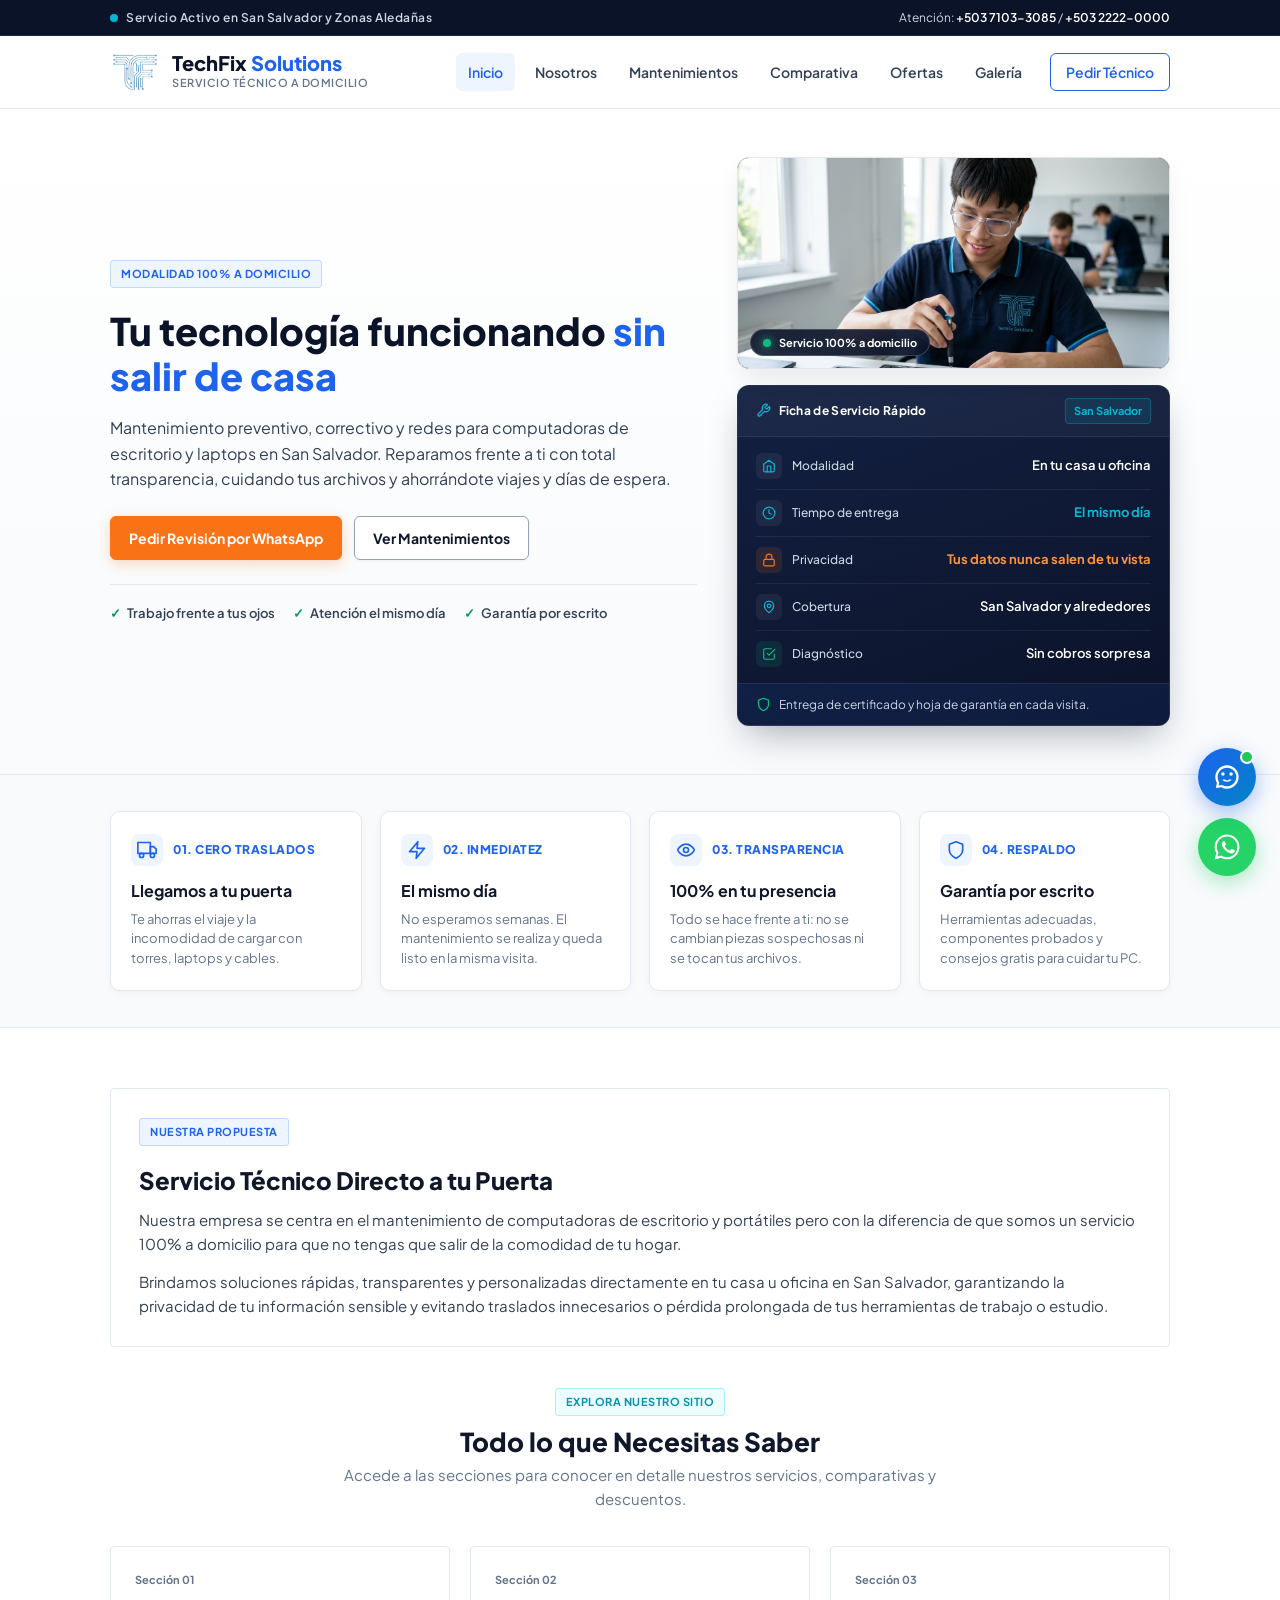
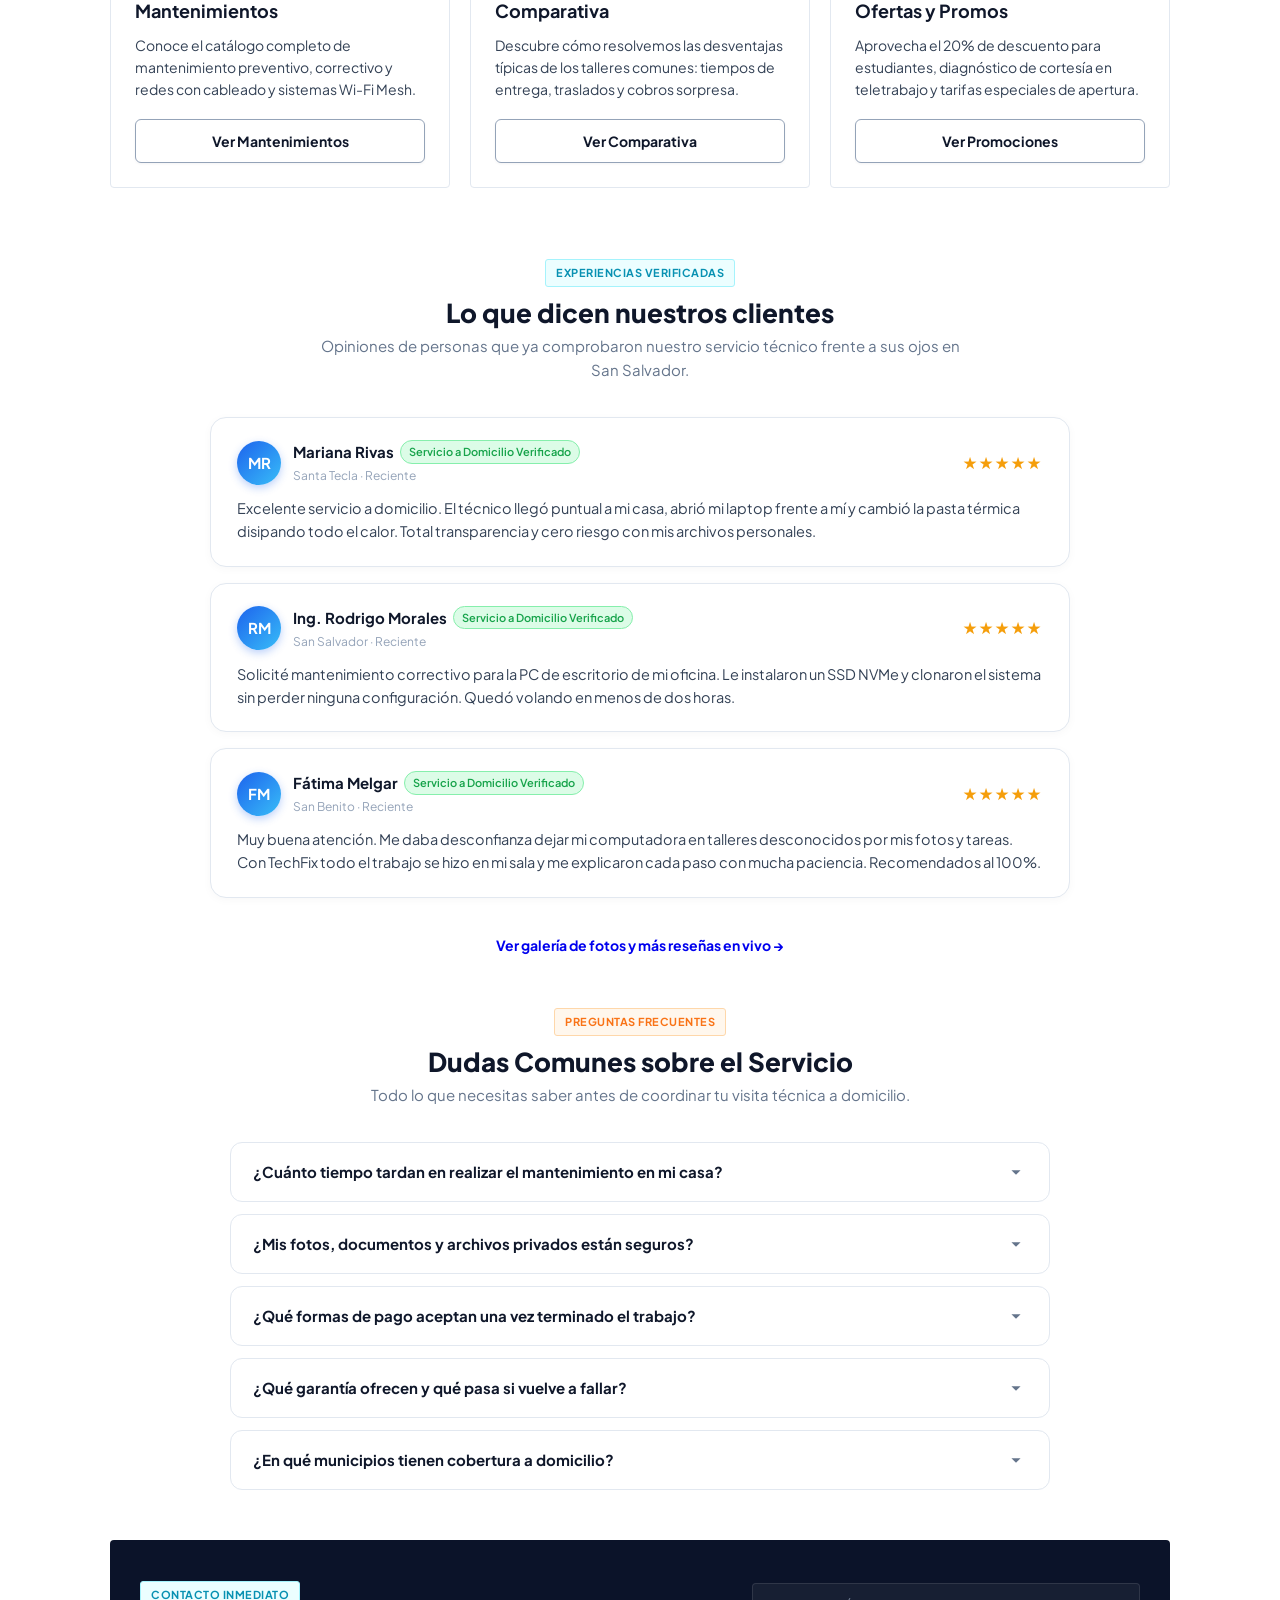
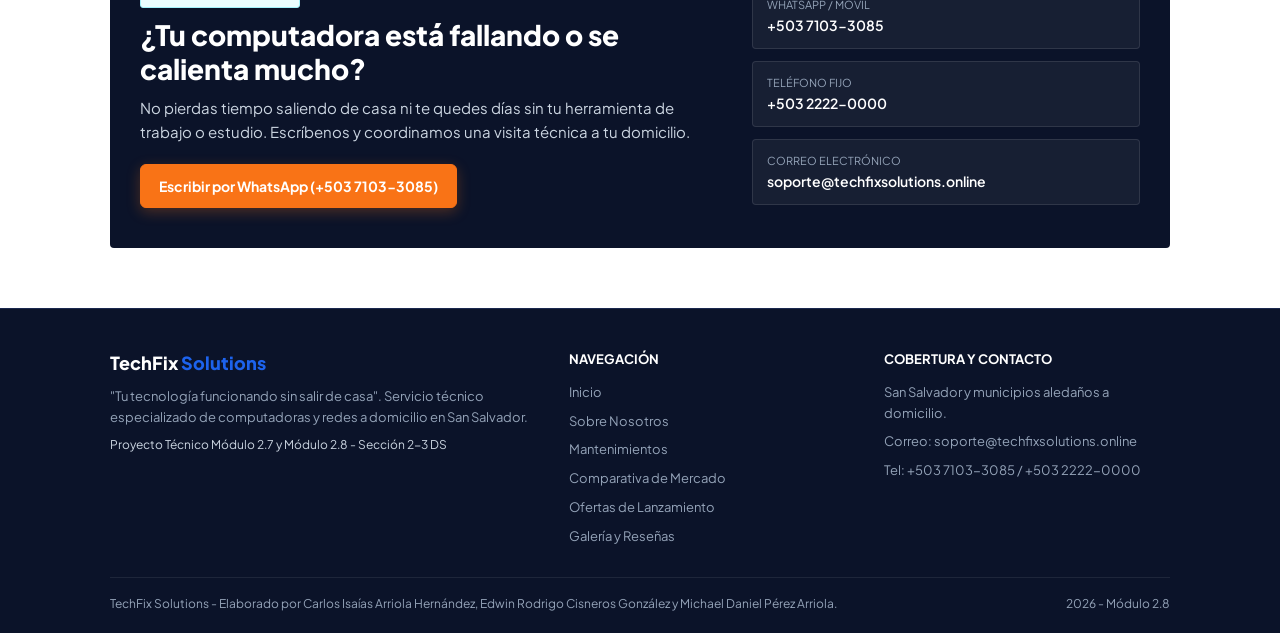
<file: index.html>
<!DOCTYPE html>
<html lang="es">
<head>
    <meta charset="UTF-8">
    <meta name="viewport" content="width=device-width, initial-scale=1.0">
    <meta name="google-site-verification" content="MHHh0o4TjbIKSIxWj-iI16rriHfD91cutig-1wkuzFY" />
    <title>TechFix Solutions - Servicio Técnico a Domicilio</title>
    <link rel="icon" type="image/png" href="img/logo.png">
    <link rel="stylesheet" href="styles.css">
</head>
<body>

    <div class="barra-superior">
        <div class="barra-superior-contenedor">
            <div class="barra-estado">
                <span class="punto-activo"></span>
                <span>Servicio Activo en San Salvador y Zonas Aledañas</span>
            </div>
            <div class="barra-telefonos">
                <span>Atención: </span>
                <a href="tel:+50371033085">+503 7103-3085</a>
                <span> / </span>
                <a href="tel:+50322220000">+503 2222-0000</a>
            </div>
        </div>
    </div>

    <header class="cabecera">
        <div class="cabecera-contenedor">
            <a href="./" class="logo-zona">
                <img src="img/logo.png" alt="Logo TechFix Solutions">
                <div class="logo-texto">
                    <span class="logo-titulo">TechFix <span>Solutions</span></span>
                    <span class="logo-subtitulo">Servicio Técnico a Domicilio</span>
                </div>
            </a>
            <!-- Botón Menú Hamburguesa Móvil -->
            <button class="menu-hamburguesa" id="menu-hamburguesa" aria-label="Abrir menú de navegación" aria-expanded="false">
                <span class="linea-hamburguesa"></span>
                <span class="linea-hamburguesa"></span>
                <span class="linea-hamburguesa"></span>
            </button>

            <nav class="navegacion" id="navegacion-menu">
                <a href="./" class="activo">Inicio</a>
                <a href="nosotros/">Nosotros</a>
                <a href="mantenimientos/">Mantenimientos</a>
                <a href="comparativa/">Comparativa</a>
                <a href="ofertas/">Ofertas</a>
                <a href="galeria/">Galería</a>
                <a href="https://wa.me/50371033085?text=Hola%20TechFix,%20necesito%20una%20revisi%C3%B3n%20t%C3%A9cnica%20a%20domicilio." target="_blank" class="boton boton-menu">Pedir Técnico</a>
            </nav>
        </div>
    </header>

    <div class="portada">
        <div class="contenedor portada-grid">
            <div class="portada-texto">
                <span class="etiqueta">Modalidad 100% a Domicilio</span>
                <h1>Tu tecnología funcionando <span>sin salir de casa</span></h1>
                <p>
                    Mantenimiento preventivo, correctivo y redes para computadoras de escritorio y laptops en San Salvador. Reparamos frente a ti con total transparencia, cuidando tus archivos y ahorrándote viajes y días de espera.
                </p>

                <div class="grupo-botones">
                    <a href="https://wa.me/50371033085?text=Hola%20TechFix,%20quisiera%20solicitar%20una%20revisi%C3%B3n%20a%20domicilio." target="_blank" class="boton boton-naranja">
                        Pedir Revisión por WhatsApp
                    </a>
                    <a href="mantenimientos.html" class="boton boton-borde">
                        Ver Mantenimientos
                    </a>
                </div>

                <div class="puntos-clave">
                    <div class="punto-item">
                        <span class="icono-check">✓</span>
                        <span>Trabajo frente a tus ojos</span>
                    </div>
                    <div class="punto-item">
                        <span class="icono-check">✓</span>
                        <span>Atención el mismo día</span>
                    </div>
                    <div class="punto-item">
                        <span class="icono-check">✓</span>
                        <span>Garantía por escrito</span>
                    </div>
                </div>
            </div>

            <div class="portada-visual">
                <div class="hero-imagen-card">
                    <img src="img/tecnico-reparacion.jpg" alt="Técnico especialista de TechFix realizando mantenimiento de laptop a domicilio" class="hero-imagen">
                    <div class="hero-imagen-badge">
                        <span class="punto-verde"></span>
                        <span>Servicio 100% a domicilio</span>
                    </div>
                </div>

                <div class="ficha-servicio">
                    <div class="ficha-cabecera">
                        <div class="ficha-cabecera-titulo">
                            <svg width="15" height="15" viewBox="0 0 24 24" fill="none" stroke="currentColor" stroke-width="2" stroke-linecap="round" stroke-linejoin="round"><path d="M14.7 6.3a1 1 0 0 0 0 1.4l1.6 1.6a1 1 0 0 0 1.4 0l3.77-3.77a6 6 0 0 1-7.94 7.94l-6.91 6.91a2.12 2.12 0 0 1-3-3l6.91-6.91a6 6 0 0 1 7.94-7.94l-3.76 3.76z"></path></svg>
                            <span>Ficha de Servicio Rápido</span>
                        </div>
                        <span class="codigo">San Salvador</span>
                    </div>
                    <div class="ficha-cuerpo">
                        <div class="ficha-fila">
                            <div class="ficha-etiqueta-grupo">
                                <span class="ficha-icono">
                                    <svg width="14" height="14" viewBox="0 0 24 24" fill="none" stroke="currentColor" stroke-width="2" stroke-linecap="round" stroke-linejoin="round"><path d="m3 9 9-7 9 7v11a2 2 0 0 1-2 2H5a2 2 0 0 1-2-2z"></path><polyline points="9 22 9 12 15 12 15 22"></polyline></svg>
                                </span>
                                <span class="ficha-etiqueta">Modalidad</span>
                            </div>
                            <span class="ficha-valor">En tu casa u oficina</span>
                        </div>
                        <div class="ficha-fila">
                            <div class="ficha-etiqueta-grupo">
                                <span class="ficha-icono">
                                    <svg width="14" height="14" viewBox="0 0 24 24" fill="none" stroke="currentColor" stroke-width="2" stroke-linecap="round" stroke-linejoin="round"><circle cx="12" cy="12" r="10"></circle><polyline points="12 6 12 12 16 14"></polyline></svg>
                                </span>
                                <span class="ficha-etiqueta">Tiempo de entrega</span>
                            </div>
                            <span class="ficha-valor destacado-cian">El mismo día</span>
                        </div>
                        <div class="ficha-fila">
                            <div class="ficha-etiqueta-grupo">
                                <span class="ficha-icono naranja">
                                    <svg width="14" height="14" viewBox="0 0 24 24" fill="none" stroke="currentColor" stroke-width="2" stroke-linecap="round" stroke-linejoin="round"><rect x="3" y="11" width="18" height="11" rx="2" ry="2"></rect><path d="M7 11V7a5 5 0 0 1 10 0v4"></path></svg>
                                </span>
                                <span class="ficha-etiqueta">Privacidad</span>
                            </div>
                            <span class="ficha-valor destacado-naranja">Tus datos nunca salen de tu vista</span>
                        </div>
                        <div class="ficha-fila">
                            <div class="ficha-etiqueta-grupo">
                                <span class="ficha-icono">
                                    <svg width="14" height="14" viewBox="0 0 24 24" fill="none" stroke="currentColor" stroke-width="2" stroke-linecap="round" stroke-linejoin="round"><path d="M20 10c0 6-8 12-8 12s-8-6-8-12a8 8 0 0 1 16 0Z"></path><circle cx="12" cy="10" r="3"></circle></svg>
                                </span>
                                <span class="ficha-etiqueta">Cobertura</span>
                            </div>
                            <span class="ficha-valor">San Salvador y alrededores</span>
                        </div>
                        <div class="ficha-fila">
                            <div class="ficha-etiqueta-grupo">
                                <span class="ficha-icono verde">
                                    <svg width="14" height="14" viewBox="0 0 24 24" fill="none" stroke="currentColor" stroke-width="2" stroke-linecap="round" stroke-linejoin="round"><path d="M9 11l3 3L22 4"></path><path d="M21 12v7a2 2 0 0 1-2 2H5a2 2 0 0 1-2-2V5a2 2 0 0 1 2-2h11"></path></svg>
                                </span>
                                <span class="ficha-etiqueta">Diagnóstico</span>
                            </div>
                            <span class="ficha-valor">Sin cobros sorpresa</span>
                        </div>
                    </div>
                    <div class="ficha-pie">
                        <svg width="15" height="15" viewBox="0 0 24 24" fill="none" stroke="currentColor" stroke-width="2" stroke-linecap="round" stroke-linejoin="round"><path d="M12 22s8-4 8-10V5l-8-3-8 3v7c0 6 8 10 8 10z"></path></svg>
                        <span>Entrega de certificado y hoja de garantía en cada visita.</span>
                    </div>
                </div>
            </div>
        </div>
    </div>

    <div class="tira-ventajas">
        <div class="contenedor">
            <div class="ventajas-grid">
                <div class="ventaja-item">
                    <div class="ventaja-icono-wrap">
                        <svg width="20" height="20" viewBox="0 0 24 24" fill="none" stroke="currentColor" stroke-width="2" stroke-linecap="round" stroke-linejoin="round"><rect x="1" y="3" width="15" height="13"></rect><polygon points="16 8 20 8 23 11 23 16 16 16 16 8"></polygon><circle cx="5.5" cy="18.5" r="2.5"></circle><circle cx="18.5" cy="18.5" r="2.5"></circle></svg>
                        <span class="ventaja-numero">01. Cero Traslados</span>
                    </div>
                    <div class="ventaja-titulo">Llegamos a tu puerta</div>
                    <div class="ventaja-desc">Te ahorras el viaje y la incomodidad de cargar con torres, laptops y cables.</div>
                </div>
                <div class="ventaja-item">
                    <div class="ventaja-icono-wrap">
                        <svg width="20" height="20" viewBox="0 0 24 24" fill="none" stroke="currentColor" stroke-width="2" stroke-linecap="round" stroke-linejoin="round"><polygon points="13 2 3 14 12 14 11 22 21 10 12 10 13 2"></polygon></svg>
                        <span class="ventaja-numero">02. Inmediatez</span>
                    </div>
                    <div class="ventaja-titulo">El mismo día</div>
                    <div class="ventaja-desc">No esperamos semanas. El mantenimiento se realiza y queda listo en la misma visita.</div>
                </div>
                <div class="ventaja-item">
                    <div class="ventaja-icono-wrap">
                        <svg width="20" height="20" viewBox="0 0 24 24" fill="none" stroke="currentColor" stroke-width="2" stroke-linecap="round" stroke-linejoin="round"><path d="M2 12s3-7 10-7 10 7 10 7-3 7-10 7-10-7-10-7Z"></path><circle cx="12" cy="12" r="3"></circle></svg>
                        <span class="ventaja-numero">03. Transparencia</span>
                    </div>
                    <div class="ventaja-titulo">100% en tu presencia</div>
                    <div class="ventaja-desc">Todo se hace frente a ti: no se cambian piezas sospechosas ni se tocan tus archivos.</div>
                </div>
                <div class="ventaja-item">
                    <div class="ventaja-icono-wrap">
                        <svg width="20" height="20" viewBox="0 0 24 24" fill="none" stroke="currentColor" stroke-width="2" stroke-linecap="round" stroke-linejoin="round"><path d="M12 22s8-4 8-10V5l-8-3-8 3v7c0 6 8 10 8 10z"></path></svg>
                        <span class="ventaja-numero">04. Respaldo</span>
                    </div>
                    <div class="ventaja-titulo">Garantía por escrito</div>
                    <div class="ventaja-desc">Herramientas adecuadas, componentes probados y consejos gratis para cuidar tu PC.</div>
                </div>
            </div>
        </div>
    </div>

    <div class="seccion">
        <div class="contenedor">
            <div class="bloque-historia">
                <span class="etiqueta">Nuestra Propuesta</span>
                <h2 class="titulo-seccion" style="font-size: 24px; margin: 10px 0 14px 0;">Servicio Técnico Directo a tu Puerta</h2>
                <p>
                    Nuestra empresa se centra en el mantenimiento de computadoras de escritorio y portátiles pero con la diferencia de que somos un servicio 100% a domicilio para que no tengas que salir de la comodidad de tu hogar.
                </p>
                <p>
                    Brindamos soluciones rápidas, transparentes y personalizadas directamente en tu casa u oficina en San Salvador, garantizando la privacidad de tu información sensible y evitando traslados innecesarios o pérdida prolongada de tus herramientas de trabajo o estudio.
                </p>
            </div>

            <div class="seccion-cabecera centrada" style="margin-top: 40px;">
                <span class="etiqueta cian">Explora Nuestro Sitio</span>
                <h2 class="titulo-seccion">Todo lo que Necesitas Saber</h2>
                <p class="subtitulo-seccion">Accede a las secciones para conocer en detalle nuestros servicios, comparativas y descuentos.</p>
            </div>

            <div class="servicios-grid">
                <div class="tarjeta-servicio">
                    <span class="servicio-numero">Sección 01</span>
                    <h3>Mantenimientos</h3>
                    <p class="servicio-texto">
                        Conoce el catálogo completo de mantenimiento preventivo, correctivo y redes con cableado y sistemas Wi-Fi Mesh.
                    </p>
                    <a href="mantenimientos.html" class="boton boton-borde" style="margin-top: auto;">Ver Mantenimientos</a>
                </div>

                <div class="tarjeta-servicio">
                    <span class="servicio-numero">Sección 02</span>
                    <h3>Comparativa</h3>
                    <p class="servicio-texto">
                        Descubre cómo resolvemos las desventajas típicas de los talleres comunes: tiempos de entrega, traslados y cobros sorpresa.
                    </p>
                    <a href="comparativa.html" class="boton boton-borde" style="margin-top: auto;">Ver Comparativa</a>
                </div>

                <div class="tarjeta-servicio">
                    <span class="servicio-numero">Sección 03</span>
                    <h3>Ofertas y Promos</h3>
                    <p class="servicio-texto">
                        Aprovecha el 20% de descuento para estudiantes, diagnóstico de cortesía en teletrabajo y tarifas especiales de apertura.
                    </p>
                    <a href="ofertas.html" class="boton boton-borde" style="margin-top: auto;">Ver Promociones</a>
                </div>
            </div>
        </div>
    </div>

    <!-- Sección de Preguntas Frecuentes (FAQ) -->
    <!-- Sección de Reseñas y Experiencias de Clientes -->
    <div class="seccion" style="padding-top: 10px; padding-bottom: 25px;">
        <div class="contenedor">
            <div class="seccion-cabecera centrada">
                <span class="etiqueta cian">Experiencias Verificadas</span>
                <h2 class="titulo-seccion">Lo que dicen nuestros clientes</h2>
                <p class="subtitulo-seccion">Opiniones de personas que ya comprobaron nuestro servicio técnico frente a sus ojos en San Salvador.</p>
            </div>

            <div class="muro-comentarios" style="max-width: 860px; margin: 0 auto;">
                <div class="comentario-item">
                    <div class="comentario-header">
                        <div class="comentario-autor">
                            <div class="comentario-avatar">MR</div>
                            <div class="comentario-datos">
                                <div class="comentario-nombre">
                                    <span>Mariana Rivas</span>
                                    <span class="badge-verificado">Servicio a Domicilio Verificado</span>
                                </div>
                                <span class="comentario-fecha">Santa Tecla · Reciente</span>
                            </div>
                        </div>
                        <div class="comentario-estrellas" title="5 estrellas">★★★★★</div>
                    </div>
                    <p class="comentario-texto">Excelente servicio a domicilio. El técnico llegó puntual a mi casa, abrió mi laptop frente a mí y cambió la pasta térmica disipando todo el calor. Total transparencia y cero riesgo con mis archivos personales.</p>
                </div>

                <div class="comentario-item">
                    <div class="comentario-header">
                        <div class="comentario-autor">
                            <div class="comentario-avatar">RM</div>
                            <div class="comentario-datos">
                                <div class="comentario-nombre">
                                    <span>Ing. Rodrigo Morales</span>
                                    <span class="badge-verificado">Servicio a Domicilio Verificado</span>
                                </div>
                                <span class="comentario-fecha">San Salvador · Reciente</span>
                            </div>
                        </div>
                        <div class="comentario-estrellas" title="5 estrellas">★★★★★</div>
                    </div>
                    <p class="comentario-texto">Solicité mantenimiento correctivo para la PC de escritorio de mi oficina. Le instalaron un SSD NVMe y clonaron el sistema sin perder ninguna configuración. Quedó volando en menos de dos horas.</p>
                </div>

                <div class="comentario-item">
                    <div class="comentario-header">
                        <div class="comentario-autor">
                            <div class="comentario-avatar">FM</div>
                            <div class="comentario-datos">
                                <div class="comentario-nombre">
                                    <span>Fátima Melgar</span>
                                    <span class="badge-verificado">Servicio a Domicilio Verificado</span>
                                </div>
                                <span class="comentario-fecha">San Benito · Reciente</span>
                            </div>
                        </div>
                        <div class="comentario-estrellas" title="5 estrellas">★★★★★</div>
                    </div>
                    <p class="comentario-texto">Muy buena atención. Me daba desconfianza dejar mi computadora en talleres desconocidos por mis fotos y tareas. Con TechFix todo el trabajo se hizo en mi sala y me explicaron cada paso con mucha paciencia. Recomendados al 100%.</p>
                </div>
            </div>

            <div style="text-align: center; margin-top: 25px;">
                <a href="galeria/" class="boton boton-secundario" style="font-weight: 700;">
                    Ver galería de fotos y más reseñas en vivo →
                </a>
            </div>
        </div>
    </div>

    <div class="seccion seccion-faq" style="padding-top: 15px; padding-bottom: 40px;">
        <div class="contenedor">
            <div class="seccion-cabecera centrada">
                <span class="etiqueta naranja">Preguntas Frecuentes</span>
                <h2 class="titulo-seccion">Dudas Comunes sobre el Servicio</h2>
                <p class="subtitulo-seccion">Todo lo que necesitas saber antes de coordinar tu visita técnica a domicilio.</p>
            </div>

            <div class="faq-contenedor">
                <div class="faq-item">
                    <button type="button" class="faq-pregunta" aria-expanded="false">
                        <span>¿Cuánto tiempo tardan en realizar el mantenimiento en mi casa?</span>
                        <svg class="faq-icono" viewBox="0 0 24 24"><path d="M7 10l5 5 5-5z"/></svg>
                    </button>
                    <div class="faq-respuesta">
                        <p>Generalmente entre 45 a 90 minutos según el estado del equipo y el servicio requerido. Todo el trabajo se completa el mismo día en una sola visita, sin que te quedes sin tu herramienta de trabajo o estudio durante días.</p>
                    </div>
                </div>

                <div class="faq-item">
                    <button type="button" class="faq-pregunta" aria-expanded="false">
                        <span>¿Mis fotos, documentos y archivos privados están seguros?</span>
                        <svg class="faq-icono" viewBox="0 0 24 24"><path d="M7 10l5 5 5-5z"/></svg>
                    </button>
                    <div class="faq-respuesta">
                        <p>Totalmente seguros. A diferencia de un taller tradicional donde dejas tu computadora sin saber quién la manipula, con TechFix el técnico trabaja en tu mesa o sala frente a ti. Nunca revisamos ni copiamos información personal.</p>
                    </div>
                </div>

                <div class="faq-item">
                    <button type="button" class="faq-pregunta" aria-expanded="false">
                        <span>¿Qué formas de pago aceptan una vez terminado el trabajo?</span>
                        <svg class="faq-icono" viewBox="0 0 24 24"><path d="M7 10l5 5 5-5z"/></svg>
                    </button>
                    <div class="faq-respuesta">
                        <p>Aceptamos efectivo, transferencias bancarias locales (Banco Agrícola, BAC, Cuscatlán, Davivienda) y transferencias electrónicas como Chivo Wallet. Pagas únicamente al finalizar y comprobar que tu equipo funciona al 100%.</p>
                    </div>
                </div>

                <div class="faq-item">
                    <button type="button" class="faq-pregunta" aria-expanded="false">
                        <span>¿Qué garantía ofrecen y qué pasa si vuelve a fallar?</span>
                        <svg class="faq-icono" viewBox="0 0 24 24"><path d="M7 10l5 5 5-5z"/></svg>
                    </button>
                    <div class="faq-respuesta">
                        <p>Ofrecemos garantía por escrito de 30 días en mano de obra y diagnósticos, respaldada por nuestro comprobante formal de servicio. Además, los componentes nuevos instalados (como discos SSD o memorias RAM) cuentan con su garantía oficial de fábrica.</p>
                    </div>
                </div>

                <div class="faq-item">
                    <button type="button" class="faq-pregunta" aria-expanded="false">
                        <span>¿En qué municipios tienen cobertura a domicilio?</span>
                        <svg class="faq-icono" viewBox="0 0 24 24"><path d="M7 10l5 5 5-5z"/></svg>
                    </button>
                    <div class="faq-respuesta">
                        <p>Cubrimos San Salvador, Santa Tecla, Antiguo Cuscatlán, San Marcos, Mejicanos, Soyapango e Ilopango. Coordinamos la fecha y hora exacta que mejor se adapte a tu horario sin costo sorpresa.</p>
                    </div>
                </div>
            </div>
        </div>
    </div>

    <div class="seccion" style="padding-top: 0;">
        <div class="contenedor">
            <div class="tarjeta-contacto">
                <div>
                    <span class="etiqueta cian">Contacto Inmediato</span>
                    <h2>¿Tu computadora está fallando o se calienta mucho?</h2>
                    <p>
                        No pierdas tiempo saliendo de casa ni te quedes días sin tu herramienta de trabajo o estudio. Escríbenos y coordinamos una visita técnica a tu domicilio.
                    </p>
                    <a href="https://wa.me/50371033085?text=Hola%20TechFix,%20necesito%20agendar%20un%20servicio%20t%C3%A9cnico." target="_blank" class="boton boton-naranja">
                        Escribir por WhatsApp (+503 7103-3085)
                    </a>
                </div>

                <div class="contacto-lista">
                    <a href="https://wa.me/50371033085" target="_blank" class="contacto-fila">
                        <div>
                            <div class="contacto-dato-titulo">WhatsApp / Móvil</div>
                            <div class="contacto-dato-valor">+503 7103-3085</div>
                        </div>
                    </a>
                    <a href="tel:+50322220000" class="contacto-fila">
                        <div>
                            <div class="contacto-dato-titulo">Teléfono Fijo</div>
                            <div class="contacto-dato-valor">+503 2222-0000</div>
                        </div>
                    </a>
                    <a href="mailto:soporte@techfixsolutions.online" class="contacto-fila">
                        <div>
                            <div class="contacto-dato-titulo">Correo Electrónico</div>
                            <div class="contacto-dato-valor">soporte@techfixsolutions.online</div>
                        </div>
                    </a>
                </div>
            </div>
        </div>
    </div>

    <footer class="pie-pagina">
        <div class="contenedor">
            <div class="pie-grid">
                <div class="pie-columna">
                    <h3>TechFix <span>Solutions</span></h3>
                    <p>
                        "Tu tecnología funcionando sin salir de casa". Servicio técnico especializado de computadoras y redes a domicilio en San Salvador.
                    </p>
                    <p style="margin-top: 8px; font-size: 12px; color: #cbd5e1;">
                        Proyecto Técnico Módulo 2.7 y Módulo 2.8 - Sección 2-3 DS
                    </p>
                </div>

                <div class="pie-columna">
                    <h4>Navegación</h4>
                    <ul class="pie-enlaces">
                        <li><a href="./">Inicio</a></li>
                        <li><a href="nosotros/">Sobre Nosotros</a></li>
                        <li><a href="mantenimientos/">Mantenimientos</a></li>
                        <li><a href="comparativa/">Comparativa de Mercado</a></li>
                        <li><a href="ofertas/">Ofertas de Lanzamiento</a></li>
                        <li><a href="galeria/">Galería y Reseñas</a></li>
                    </ul>
                </div>

                <div class="pie-columna">
                    <h4>Cobertura y Contacto</h4>
                    <ul class="pie-lista">
                        <li>San Salvador y municipios aledaños a domicilio.</li>
                        <li>Correo: soporte@techfixsolutions.online</li>
                        <li>Tel: +503 7103-3085 / +503 2222-0000</li>
                    </ul>
                </div>
            </div>

            <div class="pie-abajo">
                <div>TechFix Solutions - Elaborado por Carlos Isaías Arriola Hernández, Edwin Rodrigo Cisneros González y Michael Daniel Pérez Arriola.</div>
                <div>2026 - Módulo 2.8</div>
            </div>
        </div>
    </footer>

    <a href="https://wa.me/50371033085?text=Hola%20TechFix,%20quisiera%20solicitar%20una%20revisi%C3%B3n%20a%20domicilio." class="boton-flotante-wsp" target="_blank" rel="noopener noreferrer" aria-label="Contactar por WhatsApp">
        <svg viewBox="0 0 24 24">
            <path d="M12.04 2C6.58 2 2.13 6.45 2.13 11.91C2.13 13.66 2.59 15.36 3.45 16.86L2.05 22L7.3 20.62C8.75 21.41 10.38 21.83 12.04 21.83C17.5 21.83 21.95 17.38 21.95 11.92C21.95 9.27 20.92 6.78 19.05 4.91C17.18 3.03 14.69 2 12.04 2M12.05 3.67C14.25 3.67 16.31 4.53 17.87 6.09C19.42 7.65 20.28 9.72 20.28 11.92C20.28 16.46 16.58 20.15 12.04 20.15C10.56 20.15 9.11 19.76 7.85 19L7.55 18.83L4.43 19.65L5.26 16.61L5.06 16.29C4.24 15 3.8 13.47 3.8 11.91C3.81 7.37 7.5 3.67 12.05 3.67M9.53 7.33C9.33 7.33 9.03 7.41 8.78 7.68C8.54 7.94 7.86 8.58 7.86 9.87C7.86 11.16 8.8 12.41 8.93 12.59C9.07 12.77 10.74 15.34 13.3 16.44C13.91 16.7 14.39 16.86 14.76 16.98C15.37 17.17 15.93 17.15 16.37 17.08C16.87 17.01 17.88 16.47 18.09 15.88C18.3 15.29 18.3 14.79 18.23 14.68C18.17 14.58 18.02 14.52 17.75 14.39C17.48 14.26 16.17 13.61 15.93 13.52C15.68 13.44 15.5 13.39 15.32 13.66C15.14 13.93 14.63 14.52 14.47 14.71C14.32 14.89 14.17 14.92 13.9 14.79C13.63 14.65 12.78 14.38 11.76 13.47C10.97 12.76 10.43 11.89 10.28 11.63C10.13 11.36 10.26 11.22 10.4 11.08C10.52 10.96 10.67 10.77 10.81 10.61C10.95 10.44 11 10.32 11.09 10.13C11.18 9.95 11.14 9.79 11.07 9.66C11 9.53 10.49 8.27 10.28 7.76C10.08 7.27 9.87 7.33 9.71 7.33H9.53Z"/>
        </svg>
        <span class="tooltip-wsp">¿Hablamos por WhatsApp?</span>
    </a>

    <!-- Botón flotante para abrir/cerrar Asistente IA -->
    <button id="chat-toggle-btn" class="chat-toggle-btn" aria-label="Abrir chat con Asistente IA" title="Asistente TechFix IA">
        <svg viewBox="0 0 24 24">
            <path d="M12 2C6.477 2 2 6.477 2 12c0 1.821.487 3.53 1.338 5L2.5 21.5l4.636-.814A9.957 9.957 0 0012 22c5.523 0 10-4.477 10-10S17.523 2 12 2zm0 18c-1.48 0-2.88-.363-4.11-1.006l-.294-.153-2.73.479.489-2.673-.16-.298A7.95 7.95 0 014 12c0-4.411 3.589-8 8-8s8 3.589 8 8-3.589 8-8 8zm-3.5-9a1.5 1.5 0 100-3 1.5 1.5 0 000 3zm7 0a1.5 1.5 0 100-3 1.5 1.5 0 000 3zm-3.5 5c2.33 0 3.75-1.5 3.75-1.5-.22-.3-.55-.5-.95-.5-1.07 0-1.8 1-2.8 1s-1.73-1-2.8-1c-.4 0-.73.2-.95.5 0 0 1.42 1.5 3.75 1.5z"/>
        </svg>
        <span class="chat-toggle-badge"></span>
        <span class="tooltip-chat">¿Dudas? Habla con nuestra IA</span>
    </button>

    <!-- Contenedor del Chatbot -->
    <div id="chat-container" class="chat-container hidden" role="dialog" aria-labelledby="chat-titulo">
        <div class="chat-header">
            <div class="chat-header-info">
                <div class="chat-avatar-icon">
                    <svg viewBox="0 0 24 24">
                        <path d="M12 2a2 2 0 0 1 2 2c0 .74-.4 1.39-1 1.73V7h1a7 7 0 0 1 7 7h1a1 1 0 0 1 1 1v3a1 1 0 0 1-1 1h-1v1a2 2 0 0 1-2 2H5a2 2 0 0 1-2-2v-1H2a1 1 0 0 1-1-1v-3a1 1 0 0 1 1-1h1a7 7 0 0 1 7-7h1V5.73c-.6-.34-1-.99-1-1.73a2 2 0 0 1 2-2M7.5 13A2.5 2.5 0 0 0 5 15.5 2.5 2.5 0 0 0 7.5 18a2.5 2.5 0 0 0 2.5-2.5A2.5 2.5 0 0 0 7.5 13m9 0a2.5 2.5 0 0 0-2.5 2.5 2.5 2.5 0 0 0 2.5 2.5 2.5 2.5 0 0 0 2.5-2.5 2.5 2.5 0 0 0-2.5-2.5"/>
                    </svg>
                </div>
                <div class="chat-header-texto">
                    <span id="chat-titulo" class="chat-header-titulo">TechFix IA</span>
                    <span class="chat-header-estado">
                        <span class="status-dot-pulse"></span>
                        <span>Asistente en línea</span>
                    </span>
                </div>
            </div>
            <div class="chat-header-acciones">
                <button type="button" id="chat-reset-btn" class="chat-btn-icono" title="Reiniciar conversación" aria-label="Reiniciar conversación">
                    <svg viewBox="0 0 24 24">
                        <path d="M17.65 6.35A7.958 7.958 0 0 0 12 4c-4.42 0-7.99 3.58-7.99 8s3.57 8 7.99 8c3.73 0 6.84-2.55 7.73-6h-2.08A5.99 5.99 0 0 1 12 18c-3.31 0-6-2.69-6-6s2.69-6 6-6c1.66 0 3.14.69 4.22 1.78L13 11h7V4l-2.35 2.35z"/>
                    </svg>
                </button>
                <button type="button" id="chat-close-btn" class="chat-btn-icono" title="Cerrar chat" aria-label="Cerrar chat">
                    <svg viewBox="0 0 24 24">
                        <path d="M19 6.41L17.59 5 12 10.59 6.41 5 5 6.41 10.59 12 5 17.59 6.41 19 12 13.41 17.59 19 19 17.59 13.41 12z"/>
                    </svg>
                </button>
            </div>
        </div>

        <div id="chat-messages" class="chat-messages">
            <div class="chat-msg bot">
                <p><strong>¡Hola! Soy TechFix IA</strong>, tu asistente virtual a domicilio.</p>
                <p>¿En qué te puedo ayudar hoy? Puedes preguntarme sobre nuestros mantenimientos, promociones o cómo agendar una visita técnica.</p>
            </div>
            <div class="chat-suggestions" id="chat-suggestions">
                <button type="button" class="chat-chip" data-query="¿Cuáles son los tipos de mantenimiento y qué incluyen?">Mantenimientos</button>
                <button type="button" class="chat-chip" data-query="¿Qué ofertas o promociones tienen vigentes?">Ofertas y Descuentos</button>
                <button type="button" class="chat-chip" data-query="¿En qué zonas atienden a domicilio?">Cobertura a Domicilio</button>
                <button type="button" class="chat-chip" data-query="¿Cómo puedo pedir un técnico por WhatsApp?">Pedir Técnico</button>
            </div>
        </div>

        <form id="chat-form" class="chat-input-area">
            <div class="chat-form-row">
                <input type="text" id="chat-input" placeholder="Escribe tu consulta aquí..." autocomplete="off" required />
                <button type="submit" id="chat-send-btn" aria-label="Enviar mensaje" title="Enviar">
                    <svg viewBox="0 0 24 24">
                        <path d="M2.01 21L23 12 2.01 3 2 10l15 2-15 2z"/>
                    </svg>
                </button>
            </div>
            <div class="chat-footer-note">TechFix Solutions · Respuestas con IA a domicilio</div>
        </form>
    </div>

    <script src="chat.js"></script>
</body>
</html>
</file>
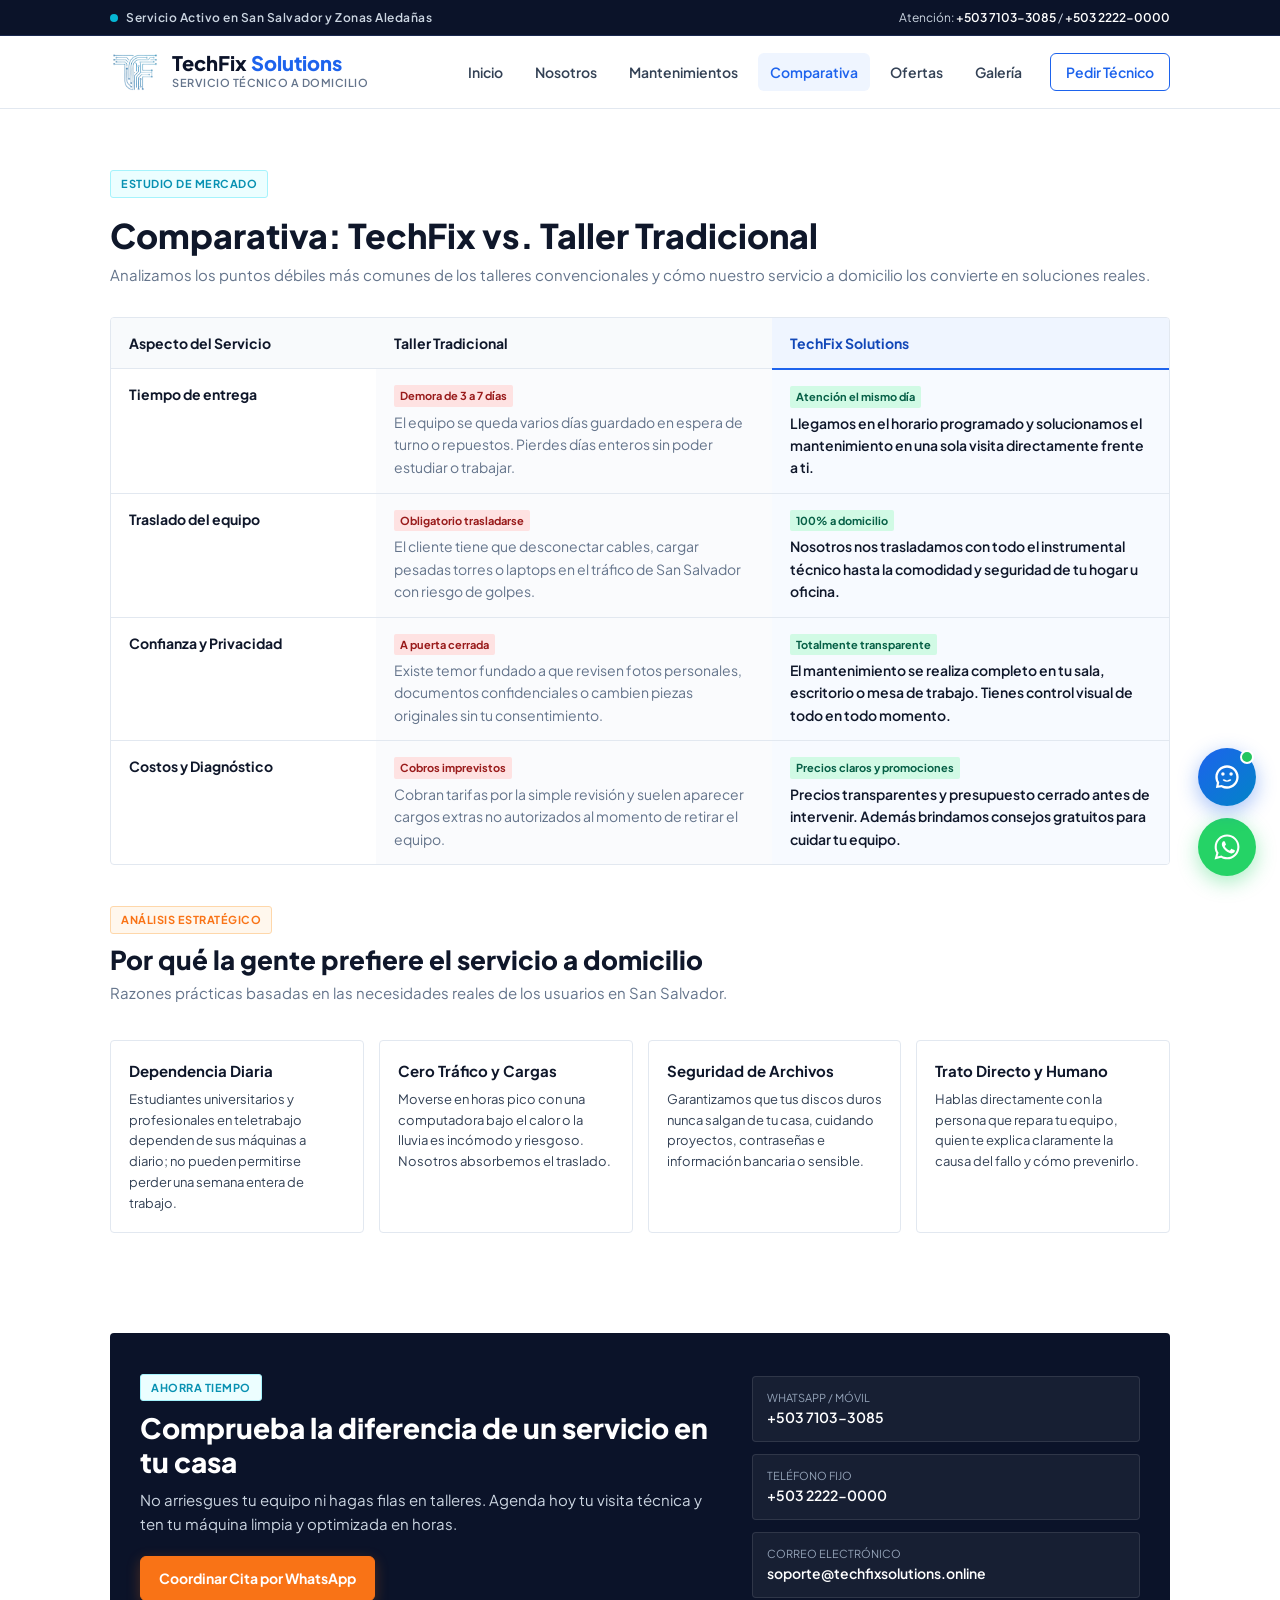
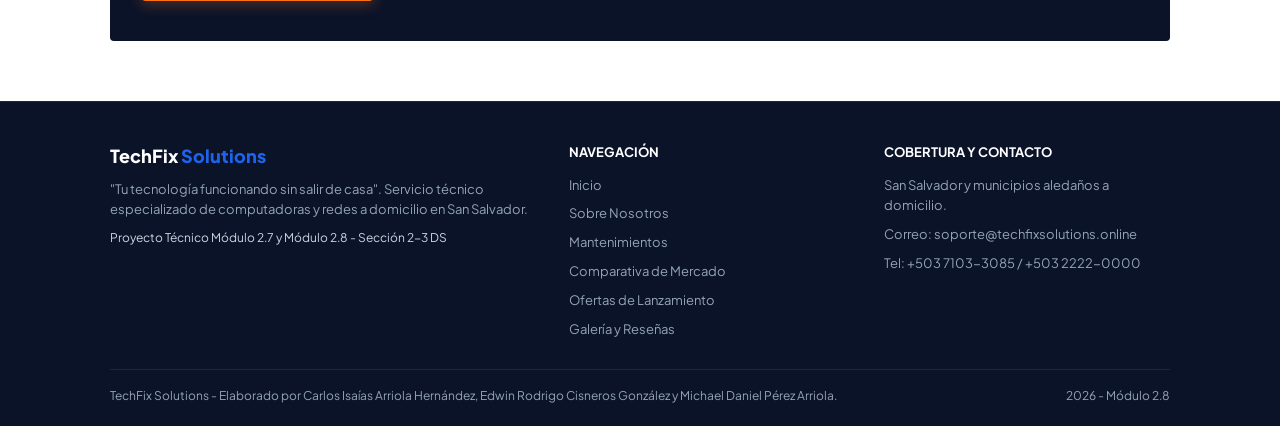
<file: comparativa/index.html>
<!DOCTYPE html>
<html lang="es">
<head>
    <meta charset="UTF-8">
    <meta name="viewport" content="width=device-width, initial-scale=1.0">
    <title>Comparativa - TechFix Solutions</title>
    <link rel="icon" type="image/png" href="../img/logo.png">
    <link rel="stylesheet" href="../styles.css">
</head>
<body>

    <div class="barra-superior">
        <div class="barra-superior-contenedor">
            <div class="barra-estado">
                <span class="punto-activo"></span>
                <span>Servicio Activo en San Salvador y Zonas Aledañas</span>
            </div>
            <div class="barra-telefonos">
                <span>Atención: </span>
                <a href="tel:+50371033085">+503 7103-3085</a>
                <span> / </span>
                <a href="tel:+50322220000">+503 2222-0000</a>
            </div>
        </div>
    </div>

    <header class="cabecera">
        <div class="cabecera-contenedor">
            <a href="../" class="logo-zona">
                <img src="../img/logo.png" alt="Logo TechFix Solutions">
                <div class="logo-texto">
                    <span class="logo-titulo">TechFix <span>Solutions</span></span>
                    <span class="logo-subtitulo">Servicio Técnico a Domicilio</span>
                </div>
            </a>
            <!-- Botón Menú Hamburguesa Móvil -->
            <button class="menu-hamburguesa" id="menu-hamburguesa" aria-label="Abrir menú de navegación" aria-expanded="false">
                <span class="linea-hamburguesa"></span>
                <span class="linea-hamburguesa"></span>
                <span class="linea-hamburguesa"></span>
            </button>

            <nav class="navegacion" id="navegacion-menu">
                <a href="../">Inicio</a>
                <a href="../nosotros/" >Nosotros</a>
                <a href="../mantenimientos/" >Mantenimientos</a>
                <a href="../comparativa/" class="activo">Comparativa</a>
                <a href="../ofertas/" >Ofertas</a>
                <a href="../galeria/" >Galería</a>
                <a href="https://wa.me/50371033085?text=Hola%20TechFix,%20necesito%20una%20revisi%C3%B3n%20t%C3%A9cnica%20a%20domicilio." target="_blank" class="boton boton-menu">Pedir Técnico</a>
            </nav>
        </div>
    </header>

    <div class="seccion" style="padding-bottom: 20px;">
        <div class="contenedor">
            <span class="etiqueta cian">Estudio de Mercado</span>
            <h1 class="titulo-seccion" style="font-size: 34px; margin-top: 8px;">Comparativa: TechFix vs. Taller Tradicional</h1>
            <p class="subtitulo-seccion">
                Analizamos los puntos débiles más comunes de los talleres convencionales y cómo nuestro servicio a domicilio los convierte en soluciones reales.
            </p>
        </div>
    </div>

    <div class="seccion" style="padding-top: 10px;">
        <div class="contenedor">
            <div class="tabla-contenedor">
                <table class="tabla-comparativa">
                    <thead>
                        <tr>
                            <th>Aspecto del Servicio</th>
                            <th>Taller Tradicional</th>
                            <th class="col-techfix">TechFix Solutions</th>
                        </tr>
                    </thead>
                    <tbody>
                        <tr>
                            <td class="td-aspecto">Tiempo de entrega</td>
                            <td class="td-taller">
                                <span class="insignia-mala">Demora de 3 a 7 días</span>
                                <div>El equipo se queda varios días guardado en espera de turno o repuestos. Pierdes días enteros sin poder estudiar o trabajar.</div>
                            </td>
                            <td class="td-techfix">
                                <span class="insignia-buena">Atención el mismo día</span>
                                <div>Llegamos en el horario programado y solucionamos el mantenimiento en una sola visita directamente frente a ti.</div>
                            </td>
                        </tr>
                        <tr>
                            <td class="td-aspecto">Traslado del equipo</td>
                            <td class="td-taller">
                                <span class="insignia-mala">Obligatorio trasladarse</span>
                                <div>El cliente tiene que desconectar cables, cargar pesadas torres o laptops en el tráfico de San Salvador con riesgo de golpes.</div>
                            </td>
                            <td class="td-techfix">
                                <span class="insignia-buena">100% a domicilio</span>
                                <div>Nosotros nos trasladamos con todo el instrumental técnico hasta la comodidad y seguridad de tu hogar u oficina.</div>
                            </td>
                        </tr>
                        <tr>
                            <td class="td-aspecto">Confianza y Privacidad</td>
                            <td class="td-taller">
                                <span class="insignia-mala">A puerta cerrada</span>
                                <div>Existe temor fundado a que revisen fotos personales, documentos confidenciales o cambien piezas originales sin tu consentimiento.</div>
                            </td>
                            <td class="td-techfix">
                                <span class="insignia-buena">Totalmente transparente</span>
                                <div>El mantenimiento se realiza completo en tu sala, escritorio o mesa de trabajo. Tienes control visual de todo en todo momento.</div>
                            </td>
                        </tr>
                        <tr>
                            <td class="td-aspecto">Costos y Diagnóstico</td>
                            <td class="td-taller">
                                <span class="insignia-mala">Cobros imprevistos</span>
                                <div>Cobran tarifas por la simple revisión y suelen aparecer cargos extras no autorizados al momento de retirar el equipo.</div>
                            </td>
                            <td class="td-techfix">
                                <span class="insignia-buena">Precios claros y promociones</span>
                                <div>Precios transparentes y presupuesto cerrado antes de intervenir. Además brindamos consejos gratuitos para cuidar tu equipo.</div>
                            </td>
                        </tr>
                    </tbody>
                </table>
            </div>

            <div class="seccion-cabecera" style="margin-top: 40px;">
                <span class="etiqueta naranja">Análisis Estratégico</span>
                <h2 class="titulo-seccion">Por qué la gente prefiere el servicio a domicilio</h2>
                <p class="subtitulo-seccion">Razones prácticas basadas en las necesidades reales de los usuarios en San Salvador.</p>
            </div>

            <div class="valores-grid">
                <div class="tarjeta-valor">
                    <h4>Dependencia Diaria</h4>
                    <p>Estudiantes universitarios y profesionales en teletrabajo dependen de sus máquinas a diario; no pueden permitirse perder una semana entera de trabajo.</p>
                </div>
                <div class="tarjeta-valor">
                    <h4>Cero Tráfico y Cargas</h4>
                    <p>Moverse en horas pico con una computadora bajo el calor o la lluvia es incómodo y riesgoso. Nosotros absorbemos el traslado.</p>
                </div>
                <div class="tarjeta-valor">
                    <h4>Seguridad de Archivos</h4>
                    <p>Garantizamos que tus discos duros nunca salgan de tu casa, cuidando proyectos, contraseñas e información bancaria o sensible.</p>
                </div>
                <div class="tarjeta-valor">
                    <h4>Trato Directo y Humano</h4>
                    <p>Hablas directamente con la persona que repara tu equipo, quien te explica claramente la causa del fallo y cómo prevenirlo.</p>
                </div>
            </div>
        </div>
    </div>

    <div class="seccion" style="padding-top: 0;">
        <div class="contenedor">
            <div class="tarjeta-contacto">
                <div>
                    <span class="etiqueta cian">Ahorra Tiempo</span>
                    <h2>Comprueba la diferencia de un servicio en tu casa</h2>
                    <p>
                        No arriesgues tu equipo ni hagas filas en talleres. Agenda hoy tu visita técnica y ten tu máquina limpia y optimizada en horas.
                    </p>
                    <a href="https://wa.me/50371033085?text=Hola%20TechFix,%20quiero%20agendar%20una%20revisi%C3%B3n%20a%20domicilio." target="_blank" class="boton boton-naranja">
                        Coordinar Cita por WhatsApp
                    </a>
                </div>

                <div class="contacto-lista">
                    <a href="https://wa.me/50371033085" target="_blank" class="contacto-fila">
                        <div>
                            <div class="contacto-dato-titulo">WhatsApp / Móvil</div>
                            <div class="contacto-dato-valor">+503 7103-3085</div>
                        </div>
                    </a>
                    <a href="tel:+50322220000" class="contacto-fila">
                        <div>
                            <div class="contacto-dato-titulo">Teléfono Fijo</div>
                            <div class="contacto-dato-valor">+503 2222-0000</div>
                        </div>
                    </a>
                    <a href="mailto:soporte@techfixsolutions.online" class="contacto-fila">
                        <div>
                            <div class="contacto-dato-titulo">Correo Electrónico</div>
                            <div class="contacto-dato-valor">soporte@techfixsolutions.online</div>
                        </div>
                    </a>
                </div>
            </div>
        </div>
    </div>

    <footer class="pie-pagina">
        <div class="contenedor">
            <div class="pie-grid">
                <div class="pie-columna">
                    <h3>TechFix <span>Solutions</span></h3>
                    <p>
                        "Tu tecnología funcionando sin salir de casa". Servicio técnico especializado de computadoras y redes a domicilio en San Salvador.
                    </p>
                    <p style="margin-top: 8px; font-size: 12px; color: #cbd5e1;">
                        Proyecto Técnico Módulo 2.7 y Módulo 2.8 - Sección 2-3 DS
                    </p>
                </div>

                <div class="pie-columna">
                    <h4>Navegación</h4>
                    <ul class="pie-enlaces">
                        <li><a href="../">Inicio</a></li>
                        <li><a href="../nosotros/">Sobre Nosotros</a></li>
                        <li><a href="../mantenimientos/">Mantenimientos</a></li>
                        <li><a href="../comparativa/">Comparativa de Mercado</a></li>
                        <li><a href="../ofertas/">Ofertas de Lanzamiento</a></li>
                        <li><a href="../galeria/">Galería y Reseñas</a></li>
                    </ul>
                </div>

                <div class="pie-columna">
                    <h4>Cobertura y Contacto</h4>
                    <ul class="pie-lista">
                        <li>San Salvador y municipios aledaños a domicilio.</li>
                        <li>Correo: soporte@techfixsolutions.online</li>
                        <li>Tel: +503 7103-3085 / +503 2222-0000</li>
                    </ul>
                </div>
            </div>

            <div class="pie-abajo">
                <div>TechFix Solutions - Elaborado por Carlos Isaías Arriola Hernández, Edwin Rodrigo Cisneros González y Michael Daniel Pérez Arriola.</div>
                <div>2026 - Módulo 2.8</div>
            </div>
        </div>
    </footer>

    <a href="https://wa.me/50371033085?text=Hola%20TechFix,%20quisiera%20solicitar%20una%20revisi%C3%B3n%20a%20domicilio." class="boton-flotante-wsp" target="_blank" rel="noopener noreferrer" aria-label="Contactar por WhatsApp">
        <svg viewBox="0 0 24 24">
            <path d="M12.04 2C6.58 2 2.13 6.45 2.13 11.91C2.13 13.66 2.59 15.36 3.45 16.86L2.05 22L7.3 20.62C8.75 21.41 10.38 21.83 12.04 21.83C17.5 21.83 21.95 17.38 21.95 11.92C21.95 9.27 20.92 6.78 19.05 4.91C17.18 3.03 14.69 2 12.04 2M12.05 3.67C14.25 3.67 16.31 4.53 17.87 6.09C19.42 7.65 20.28 9.72 20.28 11.92C20.28 16.46 16.58 20.15 12.04 20.15C10.56 20.15 9.11 19.76 7.85 19L7.55 18.83L4.43 19.65L5.26 16.61L5.06 16.29C4.24 15 3.8 13.47 3.8 11.91C3.81 7.37 7.5 3.67 12.05 3.67M9.53 7.33C9.33 7.33 9.03 7.41 8.78 7.68C8.54 7.94 7.86 8.58 7.86 9.87C7.86 11.16 8.8 12.41 8.93 12.59C9.07 12.77 10.74 15.34 13.3 16.44C13.91 16.7 14.39 16.86 14.76 16.98C15.37 17.17 15.93 17.15 16.37 17.08C16.87 17.01 17.88 16.47 18.09 15.88C18.3 15.29 18.3 14.79 18.23 14.68C18.17 14.58 18.02 14.52 17.75 14.39C17.48 14.26 16.17 13.61 15.93 13.52C15.68 13.44 15.5 13.39 15.32 13.66C15.14 13.93 14.63 14.52 14.47 14.71C14.32 14.89 14.17 14.92 13.9 14.79C13.63 14.65 12.78 14.38 11.76 13.47C10.97 12.76 10.43 11.89 10.28 11.63C10.13 11.36 10.26 11.22 10.4 11.08C10.52 10.96 10.67 10.77 10.81 10.61C10.95 10.44 11 10.32 11.09 10.13C11.18 9.95 11.14 9.79 11.07 9.66C11 9.53 10.49 8.27 10.28 7.76C10.08 7.27 9.87 7.33 9.71 7.33H9.53Z"/>
        </svg>
        <span class="tooltip-wsp">¿Hablamos por WhatsApp?</span>
    </a>

    <!-- Botón flotante para abrir/cerrar Asistente IA -->
    <button id="chat-toggle-btn" class="chat-toggle-btn" aria-label="Abrir chat con Asistente IA" title="Asistente TechFix IA">
        <svg viewBox="0 0 24 24">
            <path d="M12 2C6.477 2 2 6.477 2 12c0 1.821.487 3.53 1.338 5L2.5 21.5l4.636-.814A9.957 9.957 0 0012 22c5.523 0 10-4.477 10-10S17.523 2 12 2zm0 18c-1.48 0-2.88-.363-4.11-1.006l-.294-.153-2.73.479.489-2.673-.16-.298A7.95 7.95 0 014 12c0-4.411 3.589-8 8-8s8 3.589 8 8-3.589 8-8 8zm-3.5-9a1.5 1.5 0 100-3 1.5 1.5 0 000 3zm7 0a1.5 1.5 0 100-3 1.5 1.5 0 000 3zm-3.5 5c2.33 0 3.75-1.5 3.75-1.5-.22-.3-.55-.5-.95-.5-1.07 0-1.8 1-2.8 1s-1.73-1-2.8-1c-.4 0-.73.2-.95.5 0 0 1.42 1.5 3.75 1.5z"/>
        </svg>
        <span class="chat-toggle-badge"></span>
        <span class="tooltip-chat">¿Dudas? Habla con nuestra IA</span>
    </button>

    <!-- Contenedor del Chatbot -->
    <div id="chat-container" class="chat-container hidden" role="dialog" aria-labelledby="chat-titulo">
        <div class="chat-header">
            <div class="chat-header-info">
                <div class="chat-avatar-icon">
                    <svg viewBox="0 0 24 24">
                        <path d="M12 2a2 2 0 0 1 2 2c0 .74-.4 1.39-1 1.73V7h1a7 7 0 0 1 7 7h1a1 1 0 0 1 1 1v3a1 1 0 0 1-1 1h-1v1a2 2 0 0 1-2 2H5a2 2 0 0 1-2-2v-1H2a1 1 0 0 1-1-1v-3a1 1 0 0 1 1-1h1a7 7 0 0 1 7-7h1V5.73c-.6-.34-1-.99-1-1.73a2 2 0 0 1 2-2M7.5 13A2.5 2.5 0 0 0 5 15.5 2.5 2.5 0 0 0 7.5 18a2.5 2.5 0 0 0 2.5-2.5A2.5 2.5 0 0 0 7.5 13m9 0a2.5 2.5 0 0 0-2.5 2.5 2.5 2.5 0 0 0 2.5 2.5 2.5 2.5 0 0 0 2.5-2.5 2.5 2.5 0 0 0-2.5-2.5"/>
                    </svg>
                </div>
                <div class="chat-header-texto">
                    <span id="chat-titulo" class="chat-header-titulo">TechFix IA</span>
                    <span class="chat-header-estado">
                        <span class="status-dot-pulse"></span>
                        <span>Asistente en línea</span>
                    </span>
                </div>
            </div>
            <div class="chat-header-acciones">
                <button type="button" id="chat-reset-btn" class="chat-btn-icono" title="Reiniciar conversación" aria-label="Reiniciar conversación">
                    <svg viewBox="0 0 24 24">
                        <path d="M17.65 6.35A7.958 7.958 0 0 0 12 4c-4.42 0-7.99 3.58-7.99 8s3.57 8 7.99 8c3.73 0 6.84-2.55 7.73-6h-2.08A5.99 5.99 0 0 1 12 18c-3.31 0-6-2.69-6-6s2.69-6 6-6c1.66 0 3.14.69 4.22 1.78L13 11h7V4l-2.35 2.35z"/>
                    </svg>
                </button>
                <button type="button" id="chat-close-btn" class="chat-btn-icono" title="Cerrar chat" aria-label="Cerrar chat">
                    <svg viewBox="0 0 24 24">
                        <path d="M19 6.41L17.59 5 12 10.59 6.41 5 5 6.41 10.59 12 5 17.59 6.41 19 12 13.41 17.59 19 19 17.59 13.41 12z"/>
                    </svg>
                </button>
            </div>
        </div>

        <div id="chat-messages" class="chat-messages">
            <div class="chat-msg bot">
                <p><strong>¡Hola! Soy TechFix IA</strong>, tu asistente virtual a domicilio.</p>
                <p>¿En qué te puedo ayudar hoy? Puedes preguntarme sobre nuestros mantenimientos, promociones o cómo agendar una visita técnica.</p>
            </div>
            <div class="chat-suggestions" id="chat-suggestions">
                <button type="button" class="chat-chip" data-query="¿Cuáles son los tipos de mantenimiento y qué incluyen?">Mantenimientos</button>
                <button type="button" class="chat-chip" data-query="¿Qué ofertas o promociones tienen vigentes?">Ofertas y Descuentos</button>
                <button type="button" class="chat-chip" data-query="¿En qué zonas atienden a domicilio?">Cobertura a Domicilio</button>
                <button type="button" class="chat-chip" data-query="¿Cómo puedo pedir un técnico por WhatsApp?">Pedir Técnico</button>
            </div>
        </div>

        <form id="chat-form" class="chat-input-area">
            <div class="chat-form-row">
                <input type="text" id="chat-input" placeholder="Escribe tu consulta aquí..." autocomplete="off" required />
                <button type="submit" id="chat-send-btn" aria-label="Enviar mensaje" title="Enviar">
                    <svg viewBox="0 0 24 24">
                        <path d="M2.01 21L23 12 2.01 3 2 10l15 2-15 2z"/>
                    </svg>
                </button>
            </div>
            <div class="chat-footer-note">TechFix Solutions · Respuestas con IA a domicilio</div>
        </form>
    </div>

    <script src="../chat.js"></script>
</body>
</html>
</file>
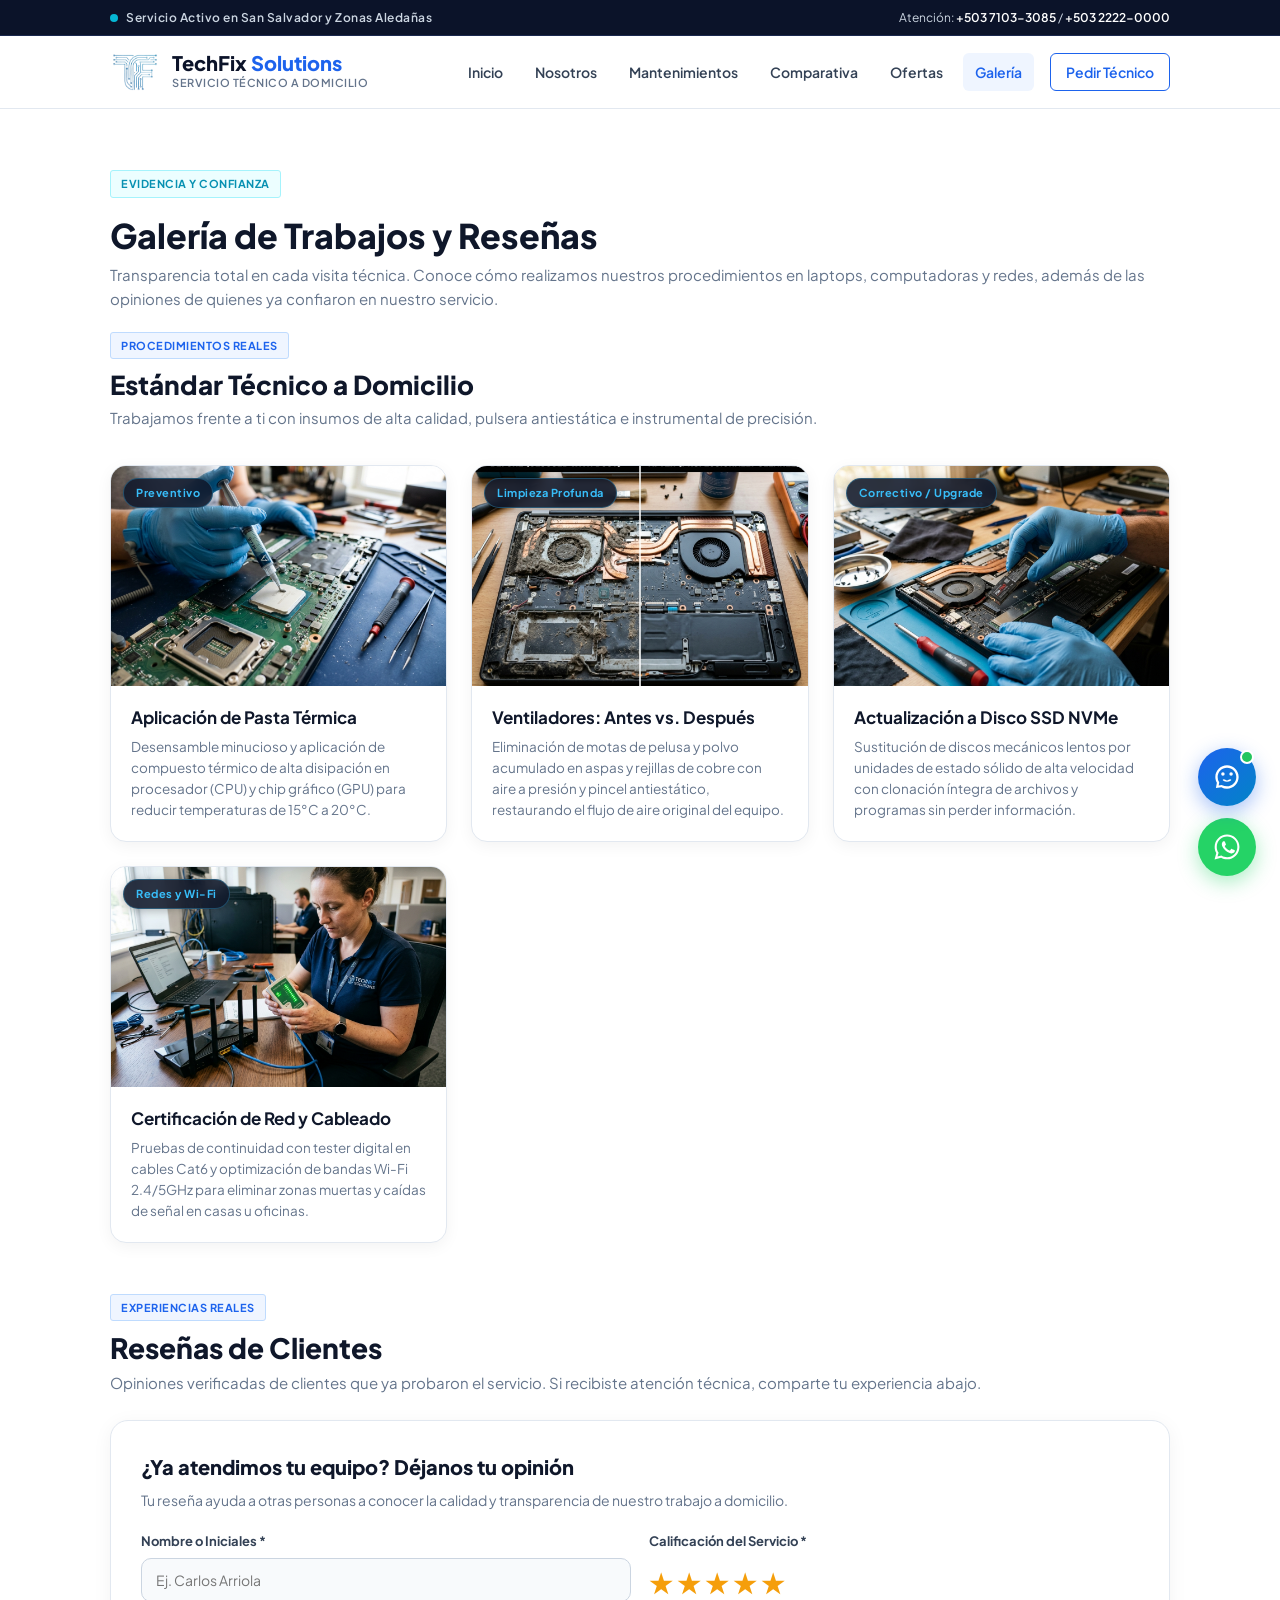
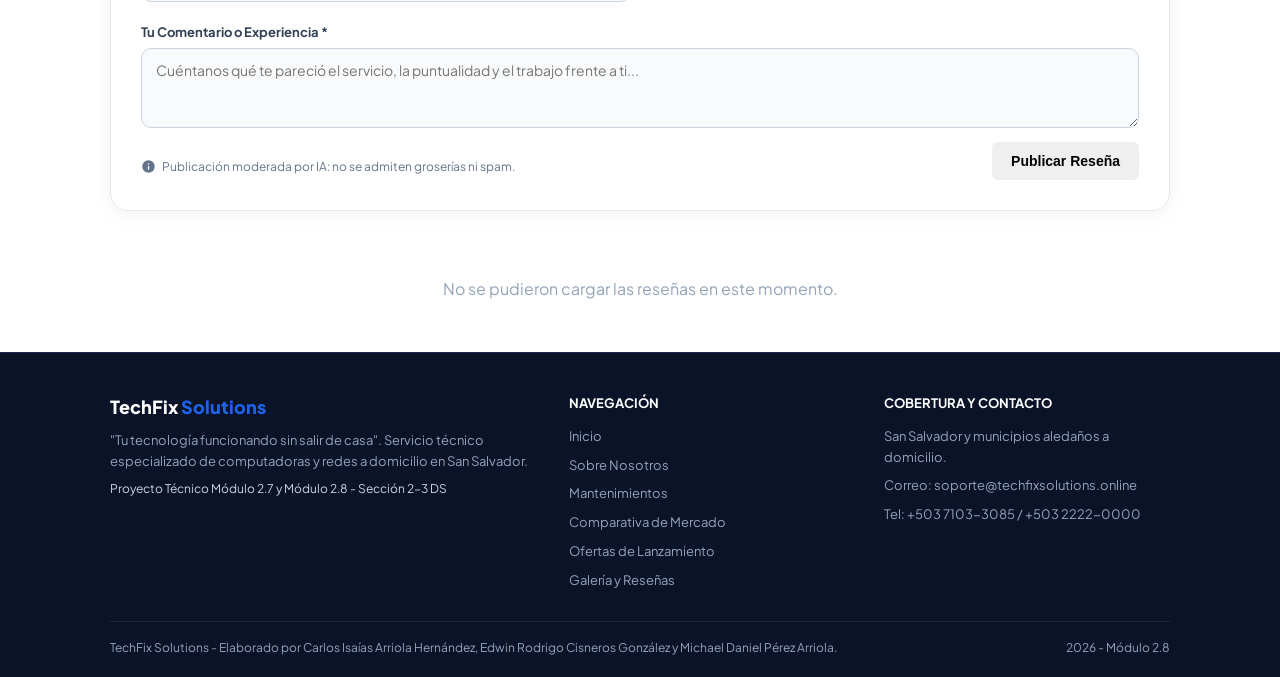
<file: galeria/index.html>
<!DOCTYPE html>
<html lang="es">
<head>
    <meta charset="UTF-8">
    <meta name="viewport" content="width=device-width, initial-scale=1.0">
    <title>Galería de Trabajos y Reseñas - TechFix Solutions</title>
    <link rel="icon" type="image/png" href="../img/logo.png">
    <link rel="stylesheet" href="../styles.css">
</head>
<body>

    <div class="barra-superior">
        <div class="barra-superior-contenedor">
            <div class="barra-estado">
                <span class="punto-activo"></span>
                <span>Servicio Activo en San Salvador y Zonas Aledañas</span>
            </div>
            <div class="barra-telefonos">
                <span>Atención: </span>
                <a href="tel:+50371033085">+503 7103-3085</a>
                <span> / </span>
                <a href="tel:+50322220000">+503 2222-0000</a>
            </div>
        </div>
    </div>

    <header class="cabecera">
        <div class="cabecera-contenedor">
            <a href="../" class="logo-zona">
                <img src="../img/logo.png" alt="Logo TechFix Solutions">
                <div class="logo-texto">
                    <span class="logo-titulo">TechFix <span>Solutions</span></span>
                    <span class="logo-subtitulo">Servicio Técnico a Domicilio</span>
                </div>
            </a>
            <!-- Botón Menú Hamburguesa Móvil -->
            <button class="menu-hamburguesa" id="menu-hamburguesa" aria-label="Abrir menú de navegación" aria-expanded="false">
                <span class="linea-hamburguesa"></span>
                <span class="linea-hamburguesa"></span>
                <span class="linea-hamburguesa"></span>
            </button>

            <nav class="navegacion" id="navegacion-menu">
                <a href="../">Inicio</a>
                <a href="../nosotros/">Nosotros</a>
                <a href="../mantenimientos/">Mantenimientos</a>
                <a href="../comparativa/">Comparativa</a>
                <a href="../ofertas/">Ofertas</a>
                <a href="../galeria/" class="activo">Galería</a>
                <a href="https://wa.me/50371033085?text=Hola%20TechFix,%20necesito%20una%20revisi%C3%B3n%20t%C3%A9cnica%20a%20domicilio." target="_blank" class="boton boton-menu">Pedir Técnico</a>
            </nav>
        </div>
    </header>

    <div class="seccion" style="padding-bottom: 20px;">
        <div class="contenedor">
            <span class="etiqueta cian">Evidencia y Confianza</span>
            <h1 class="titulo-seccion" style="font-size: 34px; margin-top: 8px;">Galería de Trabajos y Reseñas</h1>
            <p class="subtitulo-seccion">
                Transparencia total en cada visita técnica. Conoce cómo realizamos nuestros procedimientos en laptops, computadoras y redes, además de las opiniones de quienes ya confiaron en nuestro servicio.
            </p>

            <!-- 1. Cuadrícula de Galería de Trabajos -->
            <div class="seccion-cabecera" style="margin-top: 20px; text-align: left;">
                <span class="etiqueta">Procedimientos Reales</span>
                <h2 class="titulo-seccion" style="font-size: 26px;">Estándar Técnico a Domicilio</h2>
                <p class="subtitulo-seccion" style="margin-left: 0;">Trabajamos frente a ti con insumos de alta calidad, pulsera antiestática e instrumental de precisión.</p>
            </div>

            <div class="galeria-grid">
                <!-- Tarjeta 1: Pasta Térmica -->
                <div class="galeria-card">
                    <div class="galeria-img-wrap">
                        <img src="../img/galeria-pasta-termica.jpg" alt="Cambio de pasta térmica en laptop" loading="lazy">
                        <span class="galeria-badge">Preventivo</span>
                    </div>
                    <div class="galeria-info">
                        <h3>Aplicación de Pasta Térmica</h3>
                        <p>Desensamble minucioso y aplicación de compuesto térmico de alta disipación en procesador (CPU) y chip gráfico (GPU) para reducir temperaturas de 15°C a 20°C.</p>
                    </div>
                </div>

                <!-- Tarjeta 2: Antes y Después Ventiladores -->
                <div class="galeria-card">
                    <div class="galeria-img-wrap">
                        <img src="../img/galeria-antes-despues.jpg" alt="Antes y después de limpieza de ventiladores" loading="lazy">
                        <span class="galeria-badge">Limpieza Profunda</span>
                    </div>
                    <div class="galeria-info">
                        <h3>Ventiladores: Antes vs. Después</h3>
                        <p>Eliminación de motas de pelusa y polvo acumulado en aspas y rejillas de cobre con aire a presión y pincel antiestático, restaurando el flujo de aire original del equipo.</p>
                    </div>
                </div>

                <!-- Tarjeta 3: Actualización SSD -->
                <div class="galeria-card">
                    <div class="galeria-img-wrap">
                        <img src="../img/galeria-instalacion-ssd.jpg" alt="Instalación de unidad SSD NVMe" loading="lazy">
                        <span class="galeria-badge">Correctivo / Upgrade</span>
                    </div>
                    <div class="galeria-info">
                        <h3>Actualización a Disco SSD NVMe</h3>
                        <p>Sustitución de discos mecánicos lentos por unidades de estado sólido de alta velocidad con clonación íntegra de archivos y programas sin perder información.</p>
                    </div>
                </div>

                <!-- Tarjeta 4: Redes y Conectividad -->
                <div class="galeria-card">
                    <div class="galeria-img-wrap">
                        <img src="../img/galeria-diagnostico-redes.jpg" alt="Certificación y testeo de cable de red" loading="lazy">
                        <span class="galeria-badge">Redes y Wi-Fi</span>
                    </div>
                    <div class="galeria-info">
                        <h3>Certificación de Red y Cableado</h3>
                        <p>Pruebas de continuidad con tester digital en cables Cat6 y optimización de bandas Wi-Fi 2.4/5GHz para eliminar zonas muertas y caídas de señal en casas u oficinas.</p>
                    </div>
                </div>
            </div>


            <!-- Muro de Reseñas y Comentarios en Vivo -->
            <div class="resenas-contenedor">
                <div class="seccion-cabecera" style="text-align: left; margin-bottom: 25px;">
                    <span class="etiqueta">Experiencias Reales</span>
                    <h2 class="titulo-seccion" style="font-size: 28px;">Reseñas de Clientes</h2>
                    <p class="subtitulo-seccion" style="margin-left: 0;">Opiniones verificadas de clientes que ya probaron el servicio. Si recibiste atención técnica, comparte tu experiencia abajo.</p>
                </div>

                <!-- Formulario interactivo para dejar una reseña -->
                <div class="form-resena-card">
                    <div class="form-resena-header">
                        <h3>¿Ya atendimos tu equipo? Déjanos tu opinión</h3>
                        <p>Tu reseña ayuda a otras personas a conocer la calidad y transparencia de nuestro trabajo a domicilio.</p>
                    </div>

                    <form id="form-nueva-resena">
                        <div class="resena-form-grid">
                            <div class="form-grupo">
                                <label for="resena-nombre">Nombre o Iniciales *</label>
                                <input type="text" id="resena-nombre" class="form-input" placeholder="Ej. Carlos Arriola" maxlength="50" required />
                            </div>

                            <div class="form-grupo">
                                <label>Calificación del Servicio *</label>
                                <div class="estrellas-selector" title="Selecciona tu calificación">
                                    <input type="radio" id="star5" name="calificacion" value="5" checked />
                                    <label for="star5" title="5 estrellas">★</label>
                                    <input type="radio" id="star4" name="calificacion" value="4" />
                                    <label for="star4" title="4 estrellas">★</label>
                                    <input type="radio" id="star3" name="calificacion" value="3" />
                                    <label for="star3" title="3 estrellas">★</label>
                                    <input type="radio" id="star2" name="calificacion" value="2" />
                                    <label for="star2" title="2 estrellas">★</label>
                                    <input type="radio" id="star1" name="calificacion" value="1" />
                                    <label for="star1" title="1 estrella">★</label>
                                </div>
                            </div>
                        </div>

                        <div class="form-grupo">
                            <label for="resena-comentario">Tu Comentario o Experiencia *</label>
                            <textarea id="resena-comentario" class="form-textarea" rows="3" placeholder="Cuéntanos qué te pareció el servicio, la puntualidad y el trabajo frente a ti..." maxlength="600" required></textarea>
                        </div>

                        <div style="display: flex; align-items: center; justify-content: space-between; flex-wrap: wrap; gap: 12px; margin-top: 14px;">
                            <div class="form-aviso-ia">
                                <svg width="15" height="15" viewBox="0 0 24 24" fill="#64748b"><path d="M12 2a10 10 0 1 0 10 10A10 10 0 0 0 12 2zm1 15h-2v-6h2zm0-8h-2V7h2z"/></svg>
                                <span>Publicación moderada por IA: no se admiten groserías ni spam.</span>
                            </div>

                            <button type="submit" id="btn-enviar-resena" class="boton boton-primario">
                                Publicar Reseña
                            </button>
                        </div>

                        <div id="alerta-resena" class="alerta-resena"></div>
                    </form>
                </div>

                <!-- Feed de comentarios en tiempo real -->
                <div class="muro-comentarios" id="muro-comentarios-lista">
                    <!-- Se cargan dinámicamente desde la API /api/reviews -->
                    <div style="text-align: center; padding: 30px; color: #64748b;">
                        Cargando reseñas verificadas...
                    </div>
                </div>
            </div>

        </div>
    </div>

    <footer class="pie-pagina">
        <div class="contenedor">
            <div class="pie-grid">
                <div class="pie-columna">
                    <h3>TechFix <span>Solutions</span></h3>
                    <p>
                        "Tu tecnología funcionando sin salir de casa". Servicio técnico especializado de computadoras y redes a domicilio en San Salvador.
                    </p>
                    <p style="margin-top: 8px; font-size: 12px; color: #cbd5e1;">
                        Proyecto Técnico Módulo 2.7 y Módulo 2.8 - Sección 2-3 DS
                    </p>
                </div>

                <div class="pie-columna">
                    <h4>Navegación</h4>
                    <ul class="pie-enlaces">
                        <li><a href="../">Inicio</a></li>
                        <li><a href="../nosotros/">Sobre Nosotros</a></li>
                        <li><a href="../mantenimientos/">Mantenimientos</a></li>
                        <li><a href="../comparativa/">Comparativa de Mercado</a></li>
                        <li><a href="../ofertas/">Ofertas de Lanzamiento</a></li>
                        <li><a href="../galeria/">Galería y Reseñas</a></li>
                    </ul>
                </div>

                <div class="pie-columna">
                    <h4>Cobertura y Contacto</h4>
                    <ul class="pie-lista">
                        <li>San Salvador y municipios aledaños a domicilio.</li>
                        <li>Correo: soporte@techfixsolutions.online</li>
                        <li>Tel: +503 7103-3085 / +503 2222-0000</li>
                    </ul>
                </div>
            </div>

            <div class="pie-abajo">
                <div>TechFix Solutions - Elaborado por Carlos Isaías Arriola Hernández, Edwin Rodrigo Cisneros González y Michael Daniel Pérez Arriola.</div>
                <div>2026 - Módulo 2.8</div>
            </div>
        </div>
    </footer>

    <!-- Botón Flotante de WhatsApp -->
    <a href="https://wa.me/50371033085?text=Hola%20TechFix,%20quisiera%20solicitar%20una%20revisi%C3%B3n%20a%20domicilio." class="boton-flotante-wsp" target="_blank" rel="noopener noreferrer" aria-label="Contactar por WhatsApp">
        <svg viewBox="0 0 24 24">
            <path d="M12.04 2C6.58 2 2.13 6.45 2.13 11.91C2.13 13.66 2.59 15.36 3.45 16.86L2.05 22L7.3 20.62C8.75 21.41 10.38 21.83 12.04 21.83C17.5 21.83 21.95 17.38 21.95 11.92C21.95 9.27 20.92 6.78 19.05 4.91C17.18 3.03 14.69 2 12.04 2M12.05 3.67C14.25 3.67 16.31 4.53 17.87 6.09C19.42 7.65 20.28 9.72 20.28 11.92C20.28 16.46 16.58 20.15 12.04 20.15C10.56 20.15 9.11 19.76 7.85 19L7.55 18.83L4.43 19.65L5.26 16.61L5.06 16.29C4.24 15 3.8 13.47 3.8 11.91C3.81 7.37 7.5 3.67 12.05 3.67M9.53 7.33C9.33 7.33 9.03 7.41 8.78 7.68C8.54 7.94 7.86 8.58 7.86 9.87C7.86 11.16 8.8 12.41 8.93 12.59C9.07 12.77 10.74 15.34 13.3 16.44C13.91 16.7 14.39 16.86 14.76 16.98C15.37 17.17 15.93 17.15 16.37 17.08C16.87 17.01 17.88 16.47 18.09 15.88C18.3 15.29 18.3 14.79 18.23 14.68C18.17 14.58 18.02 14.52 17.75 14.39C17.48 14.26 16.17 13.61 15.93 13.52C15.68 13.44 15.5 13.39 15.32 13.66C15.14 13.93 14.63 14.52 14.47 14.71C14.32 14.89 14.17 14.92 13.9 14.79C13.63 14.65 12.78 14.38 11.76 13.47C10.97 12.76 10.43 11.89 10.28 11.63C10.13 11.36 10.26 11.22 10.4 11.08C10.52 10.96 10.67 10.77 10.81 10.61C10.95 10.44 11 10.32 11.09 10.13C11.18 9.95 11.14 9.79 11.07 9.66C11 9.53 10.49 8.27 10.28 7.76C10.08 7.27 9.87 7.33 9.71 7.33H9.53Z"/>
        </svg>
        <span class="tooltip-wsp">¿Hablamos por WhatsApp?</span>
    </a>

    <!-- Botón flotante para abrir/cerrar Asistente IA -->
    <button id="chat-toggle-btn" class="chat-toggle-btn" aria-label="Abrir chat con Asistente IA" title="Asistente TechFix IA">
        <svg viewBox="0 0 24 24">
            <path d="M12 2C6.477 2 2 6.477 2 12c0 1.821.487 3.53 1.338 5L2.5 21.5l4.636-.814A9.957 9.957 0 0012 22c5.523 0 10-4.477 10-10S17.523 2 12 2zm0 18c-1.48 0-2.88-.363-4.11-1.006l-.294-.153-2.73.479.489-2.673-.16-.298A7.95 7.95 0 014 12c0-4.411 3.589-8 8-8s8 3.589 8 8-3.589 8-8 8zm-3.5-9a1.5 1.5 0 100-3 1.5 1.5 0 000 3zm7 0a1.5 1.5 0 100-3 1.5 1.5 0 000 3zm-3.5 5c2.33 0 3.75-1.5 3.75-1.5-.22-.3-.55-.5-.95-.5-1.07 0-1.8 1-2.8 1s-1.73-1-2.8-1c-.4 0-.73.2-.95.5 0 0 1.42 1.5 3.75 1.5z"/>
        </svg>
        <span class="chat-toggle-badge"></span>
        <span class="tooltip-chat">¿Dudas? Habla con nuestra IA</span>
    </button>

    <!-- Contenedor del Chatbot -->
    <div id="chat-container" class="chat-container hidden" role="dialog" aria-labelledby="chat-titulo">
        <div class="chat-header">
            <div class="chat-header-info">
                <div class="chat-avatar-icon">
                    <svg viewBox="0 0 24 24">
                        <path d="M12 2a2 2 0 0 1 2 2c0 .74-.4 1.39-1 1.73V7h1a7 7 0 0 1 7 7h1a1 1 0 0 1 1 1v3a1 1 0 0 1-1 1h-1v1a2 2 0 0 1-2 2H5a2 2 0 0 1-2-2v-1H2a1 1 0 0 1-1-1v-3a1 1 0 0 1 1-1h1a7 7 0 0 1 7-7h1V5.73c-.6-.34-1-.99-1-1.73a2 2 0 0 1 2-2M7.5 13A2.5 2.5 0 0 0 5 15.5 2.5 2.5 0 0 0 7.5 18a2.5 2.5 0 0 0 2.5-2.5A2.5 2.5 0 0 0 7.5 13m9 0a2.5 2.5 0 0 0-2.5 2.5 2.5 2.5 0 0 0 2.5 2.5 2.5 2.5 0 0 0 2.5-2.5 2.5 2.5 0 0 0-2.5-2.5"/>
                    </svg>
                </div>
                <div class="chat-header-texto">
                    <span id="chat-titulo" class="chat-header-titulo">TechFix IA</span>
                    <span class="chat-header-estado">
                        <span class="status-dot-pulse"></span>
                        <span>Asistente en línea</span>
                    </span>
                </div>
            </div>
            <div class="chat-header-acciones">
                <button type="button" id="chat-reset-btn" class="chat-btn-icono" title="Reiniciar conversación" aria-label="Reiniciar conversación">
                    <svg viewBox="0 0 24 24">
                        <path d="M17.65 6.35A7.958 7.958 0 0 0 12 4c-4.42 0-7.99 3.58-7.99 8s3.57 8 7.99 8c3.73 0 6.84-2.55 7.73-6h-2.08A5.99 5.99 0 0 1 12 18c-3.31 0-6-2.69-6-6s2.69-6 6-6c1.66 0 3.14.69 4.22 1.78L13 11h7V4l-2.35 2.35z"/>
                    </svg>
                </button>
                <button type="button" id="chat-close-btn" class="chat-btn-icono" title="Cerrar chat" aria-label="Cerrar chat">
                    <svg viewBox="0 0 24 24">
                        <path d="M19 6.41L17.59 5 12 10.59 6.41 5 5 6.41 10.59 12 5 17.59 6.41 19 12 13.41 17.59 19 19 17.59 13.41 12z"/>
                    </svg>
                </button>
            </div>
        </div>

        <div id="chat-messages" class="chat-messages">
            <div class="chat-msg bot">
                <p><strong>¡Hola! Soy TechFix IA</strong>, tu asistente virtual a domicilio.</p>
                <p>¿En qué te puedo ayudar hoy? Puedes preguntarme sobre nuestros mantenimientos, promociones o cómo agendar una visita técnica.</p>
            </div>
            <div class="chat-suggestions" id="chat-suggestions">
                <button type="button" class="chat-chip" data-query="¿Cuáles son los tipos de mantenimiento y qué incluyen?">Mantenimientos</button>
                <button type="button" class="chat-chip" data-query="¿Qué ofertas o promociones tienen vigentes?">Ofertas y Descuentos</button>
                <button type="button" class="chat-chip" data-query="¿En qué zonas atienden a domicilio?">Cobertura a Domicilio</button>
                <button type="button" class="chat-chip" data-query="¿Cómo puedo pedir un técnico por WhatsApp?">Pedir Técnico</button>
            </div>
        </div>

        <form id="chat-form" class="chat-input-area">
            <div class="chat-form-row">
                <input type="text" id="chat-input" placeholder="Escribe tu consulta aquí..." autocomplete="off" required />
                <button type="submit" id="chat-send-btn" aria-label="Enviar mensaje" title="Enviar">
                    <svg viewBox="0 0 24 24">
                        <path d="M2.01 21L23 12 2.01 3 2 10l15 2-15 2z"/>
                    </svg>
                </button>
            </div>
            <div class="chat-footer-note">TechFix Solutions · Respuestas con IA a domicilio</div>
        </form>
    </div>

    <!-- Script del Chatbot -->
    <script src="../chat.js"></script>

    <!-- Script para Muro de Reseñas y Moderación IA -->
    <script>
        document.addEventListener('DOMContentLoaded', () => {
            const muroLista = document.getElementById('muro-comentarios-lista');
            const form = document.getElementById('form-nueva-resena');
            const btnEnviar = document.getElementById('btn-enviar-resena');
            const alerta = document.getElementById('alerta-resena');
            const inputNombre = document.getElementById('resena-nombre');
            const inputComentario = document.getElementById('resena-comentario');

            // Nombre compartido con el Chatbot TechFix IA en localStorage
            const STORAGE_KEY_NOMBRE = 'techfix_user_name';
            const nombreRecordado = localStorage.getItem(STORAGE_KEY_NOMBRE) || localStorage.getItem('techfix_reviewer_name') || '';
            if (nombreRecordado && inputNombre) {
                inputNombre.value = nombreRecordado;
                localStorage.setItem(STORAGE_KEY_NOMBRE, nombreRecordado);
                localStorage.setItem('techfix_reviewer_name', nombreRecordado);
            }

            if (inputNombre) {
                inputNombre.addEventListener('input', () => {
                    const val = inputNombre.value.trim();
                    if (val) {
                        localStorage.setItem(STORAGE_KEY_NOMBRE, val);
                        localStorage.setItem('techfix_reviewer_name', val);
                    }
                });
            }

            function obtenerIniciales(nombre) {
                if (!nombre) return 'TF';
                const partes = nombre.trim().split(/\s+/);
                if (partes.length >= 2) {
                    return (partes[0][0] + partes[1][0]).toUpperCase();
                }
                return nombre.substring(0, 2).toUpperCase();
            }

            function escaparHtml(texto) {
                if (!texto) return '';
                return String(texto)
                    .replace(/&/g, '&amp;')
                    .replace(/</g, '&lt;')
                    .replace(/>/g, '&gt;')
                    .replace(/"/g, '&quot;');
            }

            function formatearFechaRelativa(fechaStr) {
                if (!fechaStr) return 'Reciente';
                const d = new Date(fechaStr.endsWith('Z') ? fechaStr : fechaStr.replace(' ', 'T') + 'Z');
                if (isNaN(d.getTime())) return fechaStr;

                return d.toLocaleDateString('es-SV', {
                    year: 'numeric',
                    month: 'short',
                    day: 'numeric'
                });
            }

            function generarEstrellas(cant) {
                const num = Math.max(1, Math.min(5, parseInt(cant, 10) || 5));
                return '★'.repeat(num) + '☆'.repeat(5 - num);
            }

            function crearTarjetaComentario(r) {
                const iniciales = escaparHtml(obtenerIniciales(r.name));
                const nombre = escaparHtml(r.name);
                const estrellas = generarEstrellas(r.rating);
                const fecha = escaparHtml(formatearFechaRelativa(r.created_at));
                const comentario = escaparHtml(r.comment);

                return `
                    <div class="comentario-item" id="review-${r.id || Date.now()}">
                        <div class="comentario-header">
                            <div class="comentario-autor">
                                <div class="comentario-avatar">${iniciales}</div>
                                <div class="comentario-datos">
                                    <div class="comentario-nombre">
                                        <span>${nombre}</span>
                                        <span class="badge-verificado">Servicio a Domicilio Verificado</span>
                                    </div>
                                    <span class="comentario-fecha">${fecha}</span>
                                </div>
                            </div>
                            <div class="comentario-estrellas" title="${r.rating} de 5 estrellas">
                                ${estrellas}
                            </div>
                        </div>
                        <p class="comentario-texto">${comentario}</p>
                    </div>
                `;
            }

            async function cargarResenas() {
                try {
                    const res = await fetch('https://api.techfixsolutions.online/api/reviews');
                    if (!res.ok) throw new Error('Error al consultar');
                    const lista = await res.json();

                    if (!lista || lista.length === 0) {
                        muroLista.innerHTML = '<div style="text-align: center; padding: 30px; color: #64748b;">Aún no hay comentarios publicados. ¡Sé el primero en dejar tu opinión!</div>';
                        return;
                    }

                    muroLista.innerHTML = lista.map(crearTarjetaComentario).join('');
                } catch (err) {
                    console.error('Error cargando reseñas:', err);
                    muroLista.innerHTML = '<div style="text-align: center; padding: 30px; color: #94a3b8;">No se pudieron cargar las reseñas en este momento.</div>';
                }
            }

            form.addEventListener('submit', async (e) => {
                e.preventDefault();

                const nombre = document.getElementById('resena-nombre').value.trim();
                const calificacionEl = document.querySelector('input[name="calificacion"]:checked');
                const calificacion = calificacionEl ? calificacionEl.value : 5;
                const comentario = document.getElementById('resena-comentario').value.trim();

                if (!nombre || !comentario) return;

                btnEnviar.disabled = true;
                btnEnviar.textContent = 'Verificando con IA...';
                alerta.style.display = 'none';
                alerta.className = 'alerta-resena';

                const controller = new AbortController();
                const timeoutId = setTimeout(() => controller.abort(), 25000);

                try {
                    const res = await fetch('https://api.techfixsolutions.online/api/reviews', {
                        method: 'POST',
                        headers: { 'Content-Type': 'application/json' },
                        signal: controller.signal,
                        body: JSON.stringify({
                            name: nombre,
                            rating: calificacion,
                            comment: comentario
                        })
                    });
                    clearTimeout(timeoutId);

                    let data = {};
                    try {
                        data = await res.json();
                    } catch (err) {
                        data = { success: false, error: 'Respuesta inválida del servidor (' + res.status + ')' };
                    }

                    if (res.ok && data.success) {
                        alerta.textContent = data.message || 'Tu reseña fue publicada con éxito.';
                        alerta.className = 'alerta-resena exito';
                        alerta.style.display = 'block';

                        // Limpiar comentario y resetear estrellas, pero conservar el nombre en el input
                        inputComentario.value = '';
                        const star5 = document.getElementById('star5');
                        if (star5) star5.checked = true;
                        if (nombre) {
                            localStorage.setItem(STORAGE_KEY_NOMBRE, nombre);
                            localStorage.setItem('techfix_reviewer_name', nombre);
                            inputNombre.value = nombre;
                        }

                        // Insertar comentario arriba en la lista
                        if (data.review) {
                            const nuevoHtml = crearTarjetaComentario(data.review);
                            muroLista.insertAdjacentHTML('afterbegin', nuevoHtml);
                        } else {
                            cargarResenas();
                        }
                    } else {
                        alerta.textContent = data.error || 'No se pudo publicar tu reseña por incumplimiento de normas.';
                        alerta.className = 'alerta-resena error';
                        alerta.style.display = 'block';
                    }
                } catch (error) {
                    clearTimeout(timeoutId);
                    console.error('Error enviando reseña:', error);
                    if (error.name === 'AbortError') {
                        alerta.textContent = 'El servidor tardó más de lo esperado. Por favor presiona publicar nuevamente.';
                    } else {
                        alerta.textContent = 'Hubo un inconveniente de conexión al enviar tu comentario. Intenta de nuevo.';
                    }
                    alerta.className = 'alerta-resena error';
                    alerta.style.display = 'block';
                } finally {
                    btnEnviar.disabled = false;
                    btnEnviar.textContent = 'Publicar Reseña';
                }
            });

            // Carga inicial de reseñas
            cargarResenas();
        });
    </script>
</body>
</html>
</file>
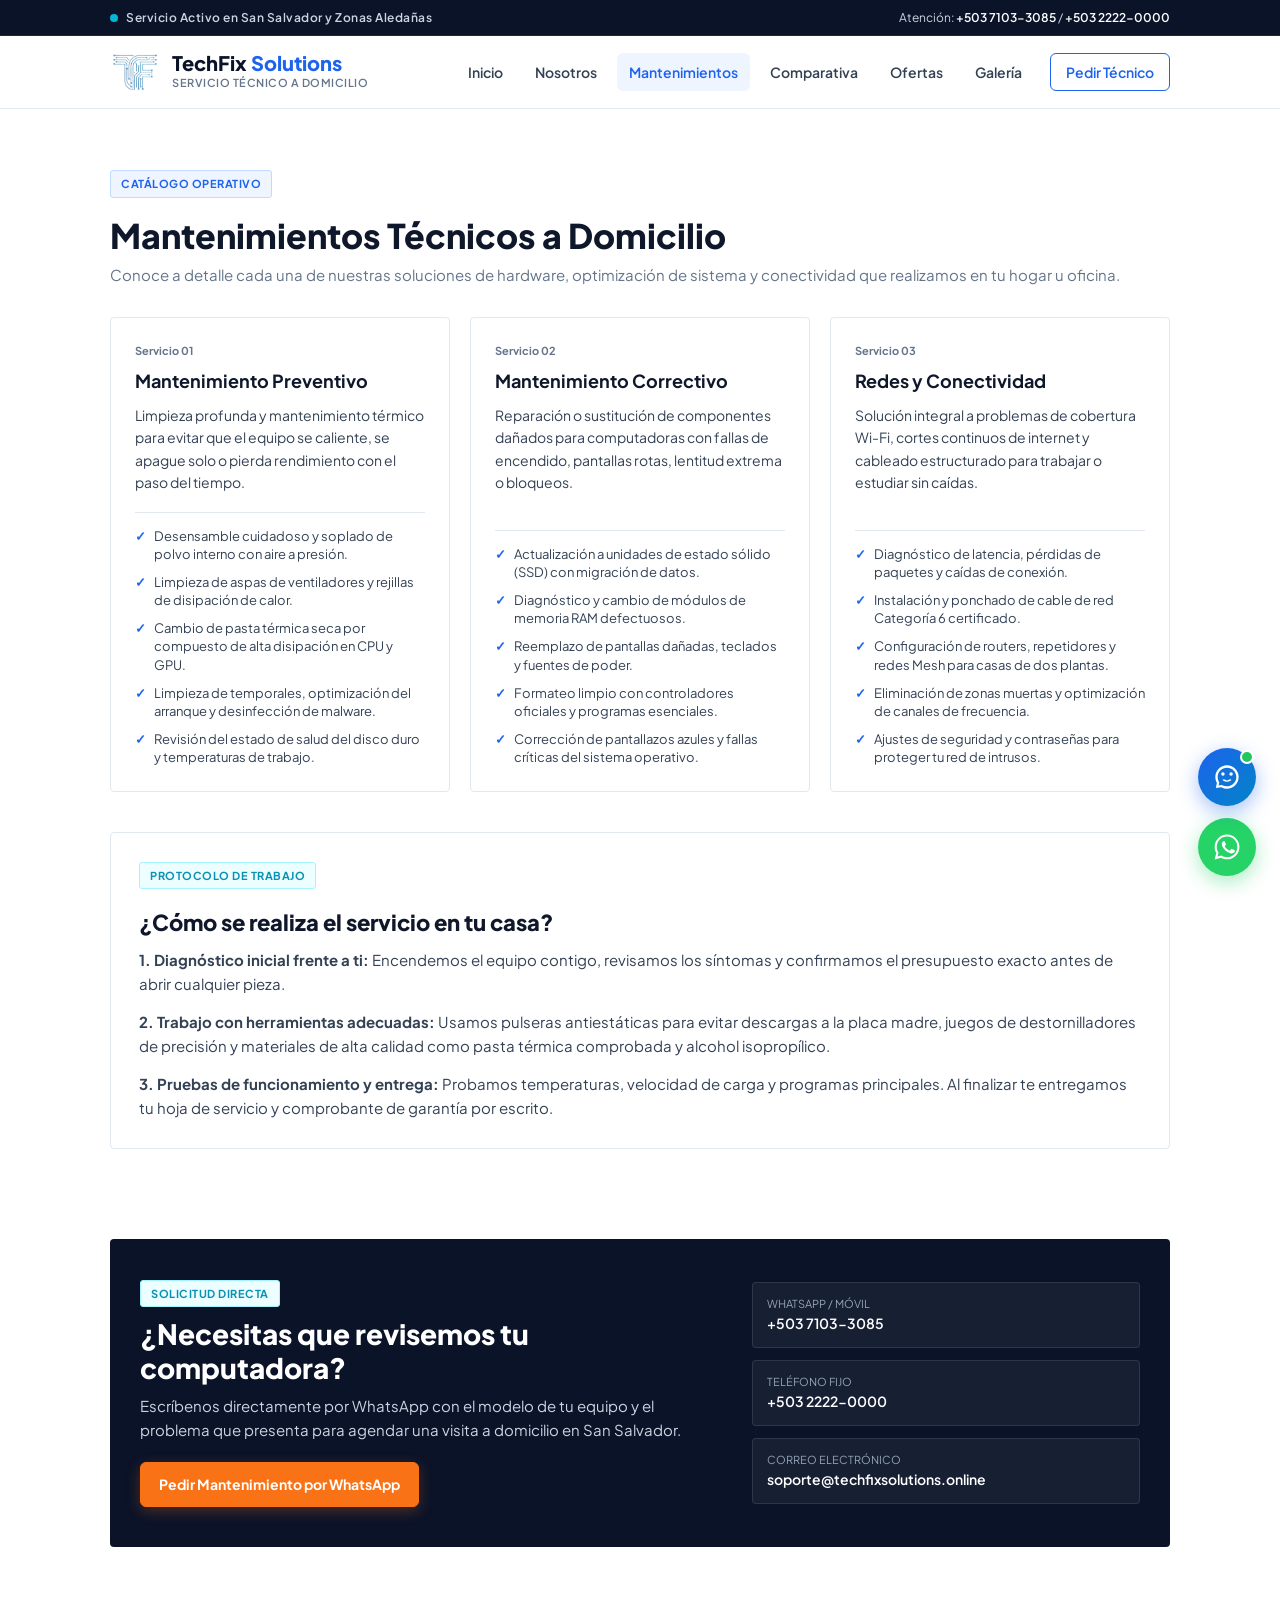
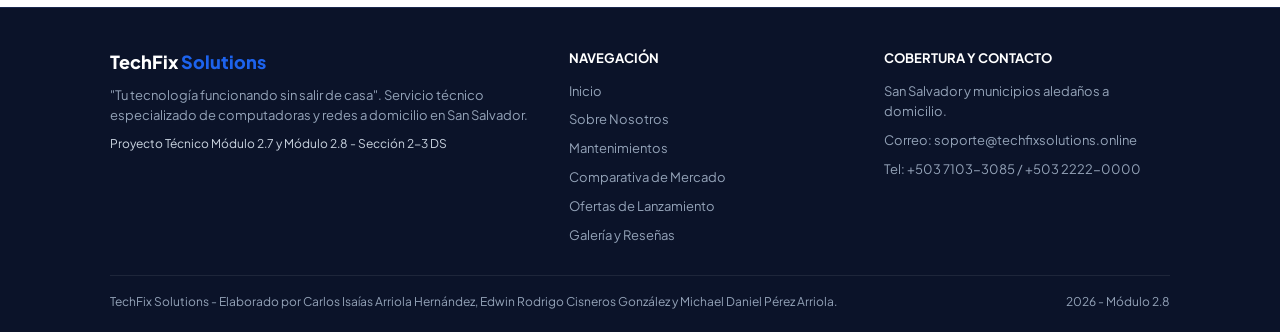
<file: mantenimientos/index.html>
<!DOCTYPE html>
<html lang="es">
<head>
    <meta charset="UTF-8">
    <meta name="viewport" content="width=device-width, initial-scale=1.0">
    <title>Mantenimientos - TechFix Solutions</title>
    <link rel="icon" type="image/png" href="../img/logo.png">
    <link rel="stylesheet" href="../styles.css">
</head>
<body>

    <div class="barra-superior">
        <div class="barra-superior-contenedor">
            <div class="barra-estado">
                <span class="punto-activo"></span>
                <span>Servicio Activo en San Salvador y Zonas Aledañas</span>
            </div>
            <div class="barra-telefonos">
                <span>Atención: </span>
                <a href="tel:+50371033085">+503 7103-3085</a>
                <span> / </span>
                <a href="tel:+50322220000">+503 2222-0000</a>
            </div>
        </div>
    </div>

    <header class="cabecera">
        <div class="cabecera-contenedor">
            <a href="../" class="logo-zona">
                <img src="../img/logo.png" alt="Logo TechFix Solutions">
                <div class="logo-texto">
                    <span class="logo-titulo">TechFix <span>Solutions</span></span>
                    <span class="logo-subtitulo">Servicio Técnico a Domicilio</span>
                </div>
            </a>
            <!-- Botón Menú Hamburguesa Móvil -->
            <button class="menu-hamburguesa" id="menu-hamburguesa" aria-label="Abrir menú de navegación" aria-expanded="false">
                <span class="linea-hamburguesa"></span>
                <span class="linea-hamburguesa"></span>
                <span class="linea-hamburguesa"></span>
            </button>

            <nav class="navegacion" id="navegacion-menu">
                <a href="../">Inicio</a>
                <a href="../nosotros/" >Nosotros</a>
                <a href="../mantenimientos/" class="activo">Mantenimientos</a>
                <a href="../comparativa/" >Comparativa</a>
                <a href="../ofertas/" >Ofertas</a>
                <a href="../galeria/" >Galería</a>
                <a href="https://wa.me/50371033085?text=Hola%20TechFix,%20necesito%20una%20revisi%C3%B3n%20t%C3%A9cnica%20a%20domicilio." target="_blank" class="boton boton-menu">Pedir Técnico</a>
            </nav>
        </div>
    </header>

    <div class="seccion" style="padding-bottom: 20px;">
        <div class="contenedor">
            <span class="etiqueta">Catálogo Operativo</span>
            <h1 class="titulo-seccion" style="font-size: 34px; margin-top: 8px;">Mantenimientos Técnicos a Domicilio</h1>
            <p class="subtitulo-seccion">
                Conoce a detalle cada una de nuestras soluciones de hardware, optimización de sistema y conectividad que realizamos en tu hogar u oficina.
            </p>
        </div>
    </div>

    <div class="seccion" style="padding-top: 10px;">
        <div class="contenedor">
            <div class="servicios-grid">
                <div class="tarjeta-servicio">
                    <span class="servicio-numero">Servicio 01</span>
                    <h3>Mantenimiento Preventivo</h3>
                    <p class="servicio-texto">
                        Limpieza profunda y mantenimiento térmico para evitar que el equipo se caliente, se apague solo o pierda rendimiento con el paso del tiempo.
                    </p>
                    <ul class="servicio-lista">
                        <li><span class="icono">✓</span> Desensamble cuidadoso y soplado de polvo interno con aire a presión.</li>
                        <li><span class="icono">✓</span> Limpieza de aspas de ventiladores y rejillas de disipación de calor.</li>
                        <li><span class="icono">✓</span> Cambio de pasta térmica seca por compuesto de alta disipación en CPU y GPU.</li>
                        <li><span class="icono">✓</span> Limpieza de temporales, optimización del arranque y desinfección de malware.</li>
                        <li><span class="icono">✓</span> Revisión del estado de salud del disco duro y temperaturas de trabajo.</li>
                    </ul>
                </div>

                <div class="tarjeta-servicio">
                    <span class="servicio-numero">Servicio 02</span>
                    <h3>Mantenimiento Correctivo</h3>
                    <p class="servicio-texto">
                        Reparación o sustitución de componentes dañados para computadoras con fallas de encendido, pantallas rotas, lentitud extrema o bloqueos.
                    </p>
                    <ul class="servicio-lista">
                        <li><span class="icono">✓</span> Actualización a unidades de estado sólido (SSD) con migración de datos.</li>
                        <li><span class="icono">✓</span> Diagnóstico y cambio de módulos de memoria RAM defectuosos.</li>
                        <li><span class="icono">✓</span> Reemplazo de pantallas dañadas, teclados y fuentes de poder.</li>
                        <li><span class="icono">✓</span> Formateo limpio con controladores oficiales y programas esenciales.</li>
                        <li><span class="icono">✓</span> Corrección de pantallazos azules y fallas críticas del sistema operativo.</li>
                    </ul>
                </div>

                <div class="tarjeta-servicio">
                    <span class="servicio-numero">Servicio 03</span>
                    <h3>Redes y Conectividad</h3>
                    <p class="servicio-texto">
                        Solución integral a problemas de cobertura Wi-Fi, cortes continuos de internet y cableado estructurado para trabajar o estudiar sin caídas.
                    </p>
                    <ul class="servicio-lista">
                        <li><span class="icono">✓</span> Diagnóstico de latencia, pérdidas de paquetes y caídas de conexión.</li>
                        <li><span class="icono">✓</span> Instalación y ponchado de cable de red Categoría 6 certificado.</li>
                        <li><span class="icono">✓</span> Configuración de routers, repetidores y redes Mesh para casas de dos plantas.</li>
                        <li><span class="icono">✓</span> Eliminación de zonas muertas y optimización de canales de frecuencia.</li>
                        <li><span class="icono">✓</span> Ajustes de seguridad y contraseñas para proteger tu red de intrusos.</li>
                    </ul>
                </div>
            </div>

            <div class="bloque-historia" style="margin-top: 40px;">
                <span class="etiqueta cian">Protocolo de Trabajo</span>
                <h2 class="titulo-seccion" style="font-size: 22px; margin: 10px 0 12px 0;">¿Cómo se realiza el servicio en tu casa?</h2>
                <p>
                    <strong>1. Diagnóstico inicial frente a ti:</strong> Encendemos el equipo contigo, revisamos los síntomas y confirmamos el presupuesto exacto antes de abrir cualquier pieza.
                </p>
                <p>
                    <strong>2. Trabajo con herramientas adecuadas:</strong> Usamos pulseras antiestáticas para evitar descargas a la placa madre, juegos de destornilladores de precisión y materiales de alta calidad como pasta térmica comprobada y alcohol isopropílico.
                </p>
                <p>
                    <strong>3. Pruebas de funcionamiento y entrega:</strong> Probamos temperaturas, velocidad de carga y programas principales. Al finalizar te entregamos tu hoja de servicio y comprobante de garantía por escrito.
                </p>
            </div>
        </div>
    </div>

    <div class="seccion" style="padding-top: 0;">
        <div class="contenedor">
            <div class="tarjeta-contacto">
                <div>
                    <span class="etiqueta cian">Solicitud Directa</span>
                    <h2>¿Necesitas que revisemos tu computadora?</h2>
                    <p>
                        Escríbenos directamente por WhatsApp con el modelo de tu equipo y el problema que presenta para agendar una visita a domicilio en San Salvador.
                    </p>
                    <a href="https://wa.me/50371033085?text=Hola%20TechFix,%20necesito%20agendar%20un%20mantenimiento%20a%20domicilio." target="_blank" class="boton boton-naranja">
                        Pedir Mantenimiento por WhatsApp
                    </a>
                </div>

                <div class="contacto-lista">
                    <a href="https://wa.me/50371033085" target="_blank" class="contacto-fila">
                        <div>
                            <div class="contacto-dato-titulo">WhatsApp / Móvil</div>
                            <div class="contacto-dato-valor">+503 7103-3085</div>
                        </div>
                    </a>
                    <a href="tel:+50322220000" class="contacto-fila">
                        <div>
                            <div class="contacto-dato-titulo">Teléfono Fijo</div>
                            <div class="contacto-dato-valor">+503 2222-0000</div>
                        </div>
                    </a>
                    <a href="mailto:soporte@techfixsolutions.online" class="contacto-fila">
                        <div>
                            <div class="contacto-dato-titulo">Correo Electrónico</div>
                            <div class="contacto-dato-valor">soporte@techfixsolutions.online</div>
                        </div>
                    </a>
                </div>
            </div>
        </div>
    </div>

    <footer class="pie-pagina">
        <div class="contenedor">
            <div class="pie-grid">
                <div class="pie-columna">
                    <h3>TechFix <span>Solutions</span></h3>
                    <p>
                        "Tu tecnología funcionando sin salir de casa". Servicio técnico especializado de computadoras y redes a domicilio en San Salvador.
                    </p>
                    <p style="margin-top: 8px; font-size: 12px; color: #cbd5e1;">
                        Proyecto Técnico Módulo 2.7 y Módulo 2.8 - Sección 2-3 DS
                    </p>
                </div>

                <div class="pie-columna">
                    <h4>Navegación</h4>
                    <ul class="pie-enlaces">
                        <li><a href="../">Inicio</a></li>
                        <li><a href="../nosotros/">Sobre Nosotros</a></li>
                        <li><a href="../mantenimientos/">Mantenimientos</a></li>
                        <li><a href="../comparativa/">Comparativa de Mercado</a></li>
                        <li><a href="../ofertas/">Ofertas de Lanzamiento</a></li>
                        <li><a href="../galeria/">Galería y Reseñas</a></li>
                    </ul>
                </div>

                <div class="pie-columna">
                    <h4>Cobertura y Contacto</h4>
                    <ul class="pie-lista">
                        <li>San Salvador y municipios aledaños a domicilio.</li>
                        <li>Correo: soporte@techfixsolutions.online</li>
                        <li>Tel: +503 7103-3085 / +503 2222-0000</li>
                    </ul>
                </div>
            </div>

            <div class="pie-abajo">
                <div>TechFix Solutions - Elaborado por Carlos Isaías Arriola Hernández, Edwin Rodrigo Cisneros González y Michael Daniel Pérez Arriola.</div>
                <div>2026 - Módulo 2.8</div>
            </div>
        </div>
    </footer>

    <a href="https://wa.me/50371033085?text=Hola%20TechFix,%20quisiera%20solicitar%20una%20revisi%C3%B3n%20a%20domicilio." class="boton-flotante-wsp" target="_blank" rel="noopener noreferrer" aria-label="Contactar por WhatsApp">
        <svg viewBox="0 0 24 24">
            <path d="M12.04 2C6.58 2 2.13 6.45 2.13 11.91C2.13 13.66 2.59 15.36 3.45 16.86L2.05 22L7.3 20.62C8.75 21.41 10.38 21.83 12.04 21.83C17.5 21.83 21.95 17.38 21.95 11.92C21.95 9.27 20.92 6.78 19.05 4.91C17.18 3.03 14.69 2 12.04 2M12.05 3.67C14.25 3.67 16.31 4.53 17.87 6.09C19.42 7.65 20.28 9.72 20.28 11.92C20.28 16.46 16.58 20.15 12.04 20.15C10.56 20.15 9.11 19.76 7.85 19L7.55 18.83L4.43 19.65L5.26 16.61L5.06 16.29C4.24 15 3.8 13.47 3.8 11.91C3.81 7.37 7.5 3.67 12.05 3.67M9.53 7.33C9.33 7.33 9.03 7.41 8.78 7.68C8.54 7.94 7.86 8.58 7.86 9.87C7.86 11.16 8.8 12.41 8.93 12.59C9.07 12.77 10.74 15.34 13.3 16.44C13.91 16.7 14.39 16.86 14.76 16.98C15.37 17.17 15.93 17.15 16.37 17.08C16.87 17.01 17.88 16.47 18.09 15.88C18.3 15.29 18.3 14.79 18.23 14.68C18.17 14.58 18.02 14.52 17.75 14.39C17.48 14.26 16.17 13.61 15.93 13.52C15.68 13.44 15.5 13.39 15.32 13.66C15.14 13.93 14.63 14.52 14.47 14.71C14.32 14.89 14.17 14.92 13.9 14.79C13.63 14.65 12.78 14.38 11.76 13.47C10.97 12.76 10.43 11.89 10.28 11.63C10.13 11.36 10.26 11.22 10.4 11.08C10.52 10.96 10.67 10.77 10.81 10.61C10.95 10.44 11 10.32 11.09 10.13C11.18 9.95 11.14 9.79 11.07 9.66C11 9.53 10.49 8.27 10.28 7.76C10.08 7.27 9.87 7.33 9.71 7.33H9.53Z"/>
        </svg>
        <span class="tooltip-wsp">¿Hablamos por WhatsApp?</span>
    </a>

    <!-- Botón flotante para abrir/cerrar Asistente IA -->
    <button id="chat-toggle-btn" class="chat-toggle-btn" aria-label="Abrir chat con Asistente IA" title="Asistente TechFix IA">
        <svg viewBox="0 0 24 24">
            <path d="M12 2C6.477 2 2 6.477 2 12c0 1.821.487 3.53 1.338 5L2.5 21.5l4.636-.814A9.957 9.957 0 0012 22c5.523 0 10-4.477 10-10S17.523 2 12 2zm0 18c-1.48 0-2.88-.363-4.11-1.006l-.294-.153-2.73.479.489-2.673-.16-.298A7.95 7.95 0 014 12c0-4.411 3.589-8 8-8s8 3.589 8 8-3.589 8-8 8zm-3.5-9a1.5 1.5 0 100-3 1.5 1.5 0 000 3zm7 0a1.5 1.5 0 100-3 1.5 1.5 0 000 3zm-3.5 5c2.33 0 3.75-1.5 3.75-1.5-.22-.3-.55-.5-.95-.5-1.07 0-1.8 1-2.8 1s-1.73-1-2.8-1c-.4 0-.73.2-.95.5 0 0 1.42 1.5 3.75 1.5z"/>
        </svg>
        <span class="chat-toggle-badge"></span>
        <span class="tooltip-chat">¿Dudas? Habla con nuestra IA</span>
    </button>

    <!-- Contenedor del Chatbot -->
    <div id="chat-container" class="chat-container hidden" role="dialog" aria-labelledby="chat-titulo">
        <div class="chat-header">
            <div class="chat-header-info">
                <div class="chat-avatar-icon">
                    <svg viewBox="0 0 24 24">
                        <path d="M12 2a2 2 0 0 1 2 2c0 .74-.4 1.39-1 1.73V7h1a7 7 0 0 1 7 7h1a1 1 0 0 1 1 1v3a1 1 0 0 1-1 1h-1v1a2 2 0 0 1-2 2H5a2 2 0 0 1-2-2v-1H2a1 1 0 0 1-1-1v-3a1 1 0 0 1 1-1h1a7 7 0 0 1 7-7h1V5.73c-.6-.34-1-.99-1-1.73a2 2 0 0 1 2-2M7.5 13A2.5 2.5 0 0 0 5 15.5 2.5 2.5 0 0 0 7.5 18a2.5 2.5 0 0 0 2.5-2.5A2.5 2.5 0 0 0 7.5 13m9 0a2.5 2.5 0 0 0-2.5 2.5 2.5 2.5 0 0 0 2.5 2.5 2.5 2.5 0 0 0 2.5-2.5 2.5 2.5 0 0 0-2.5-2.5"/>
                    </svg>
                </div>
                <div class="chat-header-texto">
                    <span id="chat-titulo" class="chat-header-titulo">TechFix IA</span>
                    <span class="chat-header-estado">
                        <span class="status-dot-pulse"></span>
                        <span>Asistente en línea</span>
                    </span>
                </div>
            </div>
            <div class="chat-header-acciones">
                <button type="button" id="chat-reset-btn" class="chat-btn-icono" title="Reiniciar conversación" aria-label="Reiniciar conversación">
                    <svg viewBox="0 0 24 24">
                        <path d="M17.65 6.35A7.958 7.958 0 0 0 12 4c-4.42 0-7.99 3.58-7.99 8s3.57 8 7.99 8c3.73 0 6.84-2.55 7.73-6h-2.08A5.99 5.99 0 0 1 12 18c-3.31 0-6-2.69-6-6s2.69-6 6-6c1.66 0 3.14.69 4.22 1.78L13 11h7V4l-2.35 2.35z"/>
                    </svg>
                </button>
                <button type="button" id="chat-close-btn" class="chat-btn-icono" title="Cerrar chat" aria-label="Cerrar chat">
                    <svg viewBox="0 0 24 24">
                        <path d="M19 6.41L17.59 5 12 10.59 6.41 5 5 6.41 10.59 12 5 17.59 6.41 19 12 13.41 17.59 19 19 17.59 13.41 12z"/>
                    </svg>
                </button>
            </div>
        </div>

        <div id="chat-messages" class="chat-messages">
            <div class="chat-msg bot">
                <p><strong>¡Hola! Soy TechFix IA</strong>, tu asistente virtual a domicilio.</p>
                <p>¿En qué te puedo ayudar hoy? Puedes preguntarme sobre nuestros mantenimientos, promociones o cómo agendar una visita técnica.</p>
            </div>
            <div class="chat-suggestions" id="chat-suggestions">
                <button type="button" class="chat-chip" data-query="¿Cuáles son los tipos de mantenimiento y qué incluyen?">Mantenimientos</button>
                <button type="button" class="chat-chip" data-query="¿Qué ofertas o promociones tienen vigentes?">Ofertas y Descuentos</button>
                <button type="button" class="chat-chip" data-query="¿En qué zonas atienden a domicilio?">Cobertura a Domicilio</button>
                <button type="button" class="chat-chip" data-query="¿Cómo puedo pedir un técnico por WhatsApp?">Pedir Técnico</button>
            </div>
        </div>

        <form id="chat-form" class="chat-input-area">
            <div class="chat-form-row">
                <input type="text" id="chat-input" placeholder="Escribe tu consulta aquí..." autocomplete="off" required />
                <button type="submit" id="chat-send-btn" aria-label="Enviar mensaje" title="Enviar">
                    <svg viewBox="0 0 24 24">
                        <path d="M2.01 21L23 12 2.01 3 2 10l15 2-15 2z"/>
                    </svg>
                </button>
            </div>
            <div class="chat-footer-note">TechFix Solutions · Respuestas con IA a domicilio</div>
        </form>
    </div>

    <script src="../chat.js"></script>
</body>
</html>
</file>
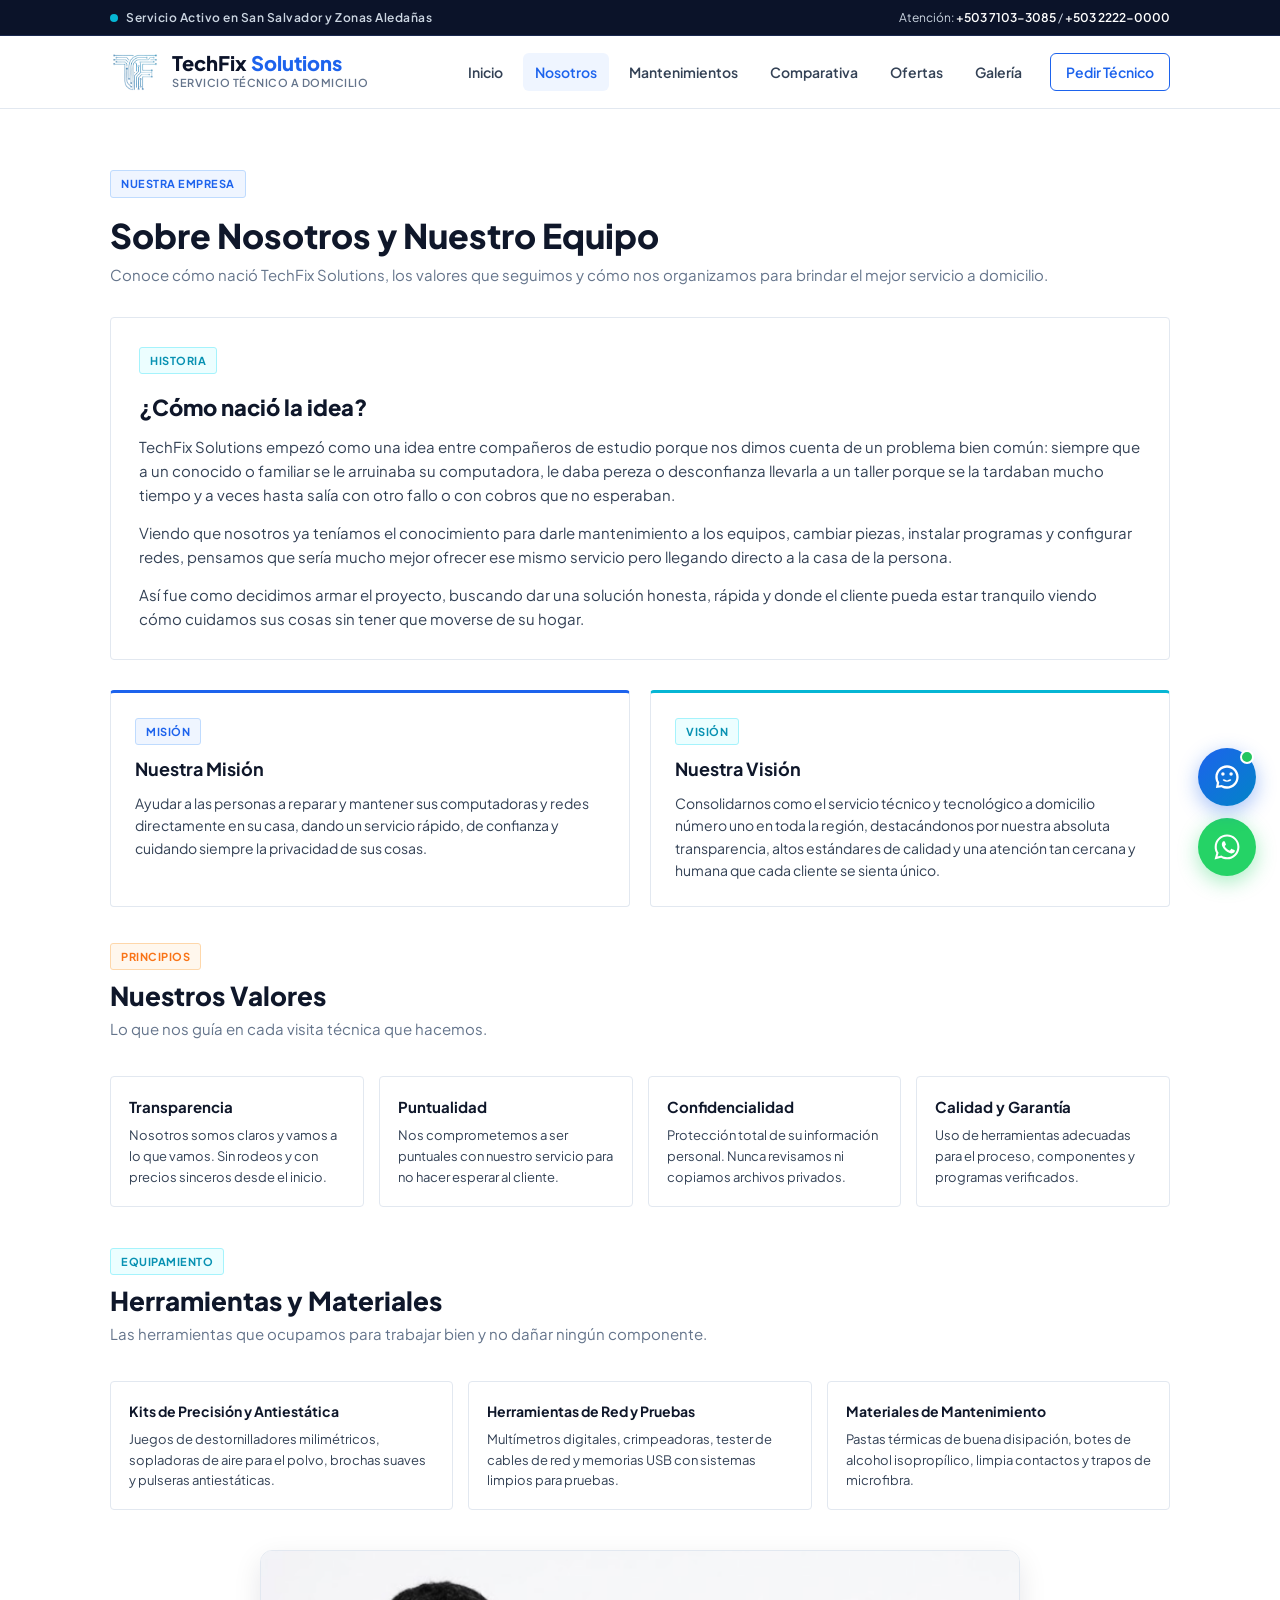
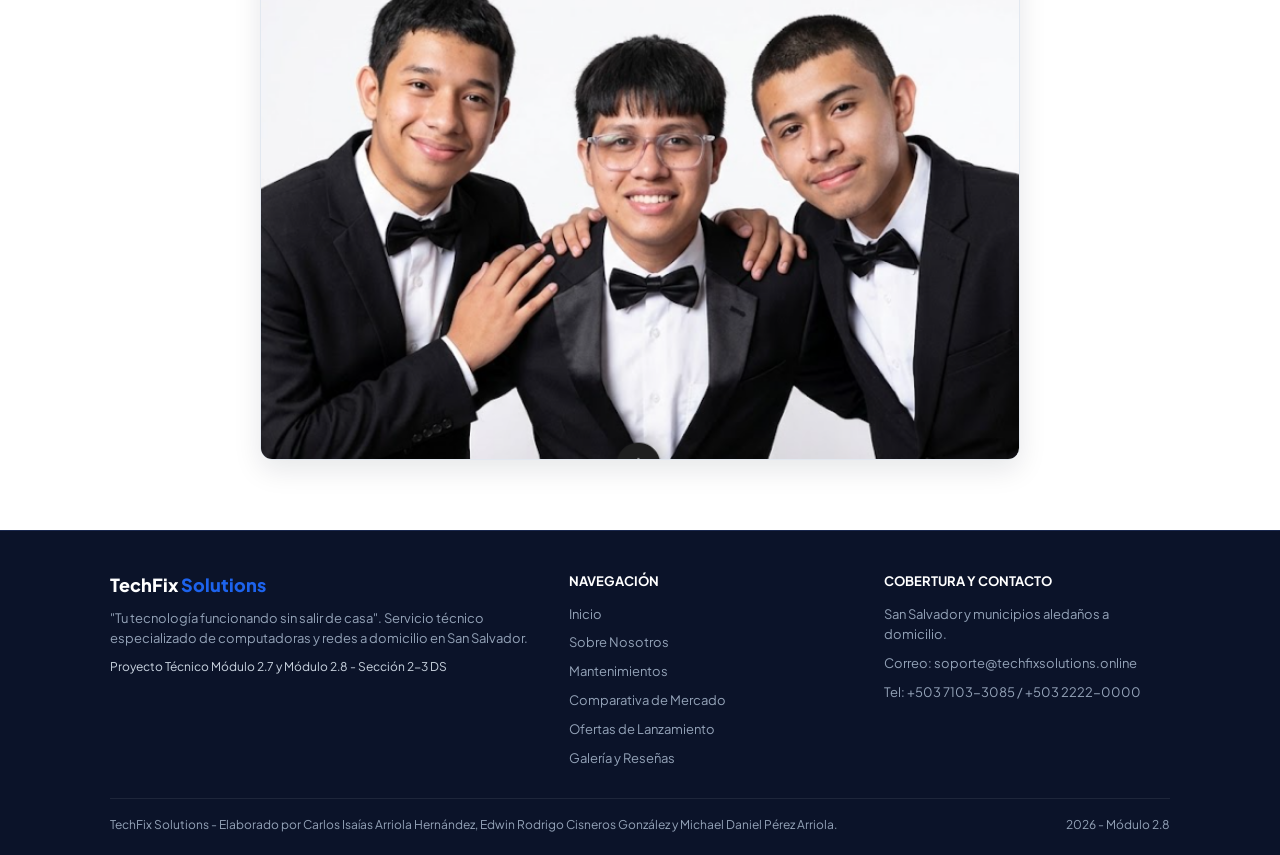
<file: nosotros/index.html>
<!DOCTYPE html>
<html lang="es">
<head>
    <meta charset="UTF-8">
    <meta name="viewport" content="width=device-width, initial-scale=1.0">
    <title>Sobre Nosotros - TechFix Solutions</title>
    <link rel="icon" type="image/png" href="../img/logo.png">
    <link rel="stylesheet" href="../styles.css">
</head>
<body>

    <div class="barra-superior">
        <div class="barra-superior-contenedor">
            <div class="barra-estado">
                <span class="punto-activo"></span>
                <span>Servicio Activo en San Salvador y Zonas Aledañas</span>
            </div>
            <div class="barra-telefonos">
                <span>Atención: </span>
                <a href="tel:+50371033085">+503 7103-3085</a>
                <span> / </span>
                <a href="tel:+50322220000">+503 2222-0000</a>
            </div>
        </div>
    </div>

    <header class="cabecera">
        <div class="cabecera-contenedor">
            <a href="../" class="logo-zona">
                <img src="../img/logo.png" alt="Logo TechFix Solutions">
                <div class="logo-texto">
                    <span class="logo-titulo">TechFix <span>Solutions</span></span>
                    <span class="logo-subtitulo">Servicio Técnico a Domicilio</span>
                </div>
            </a>
            <!-- Botón Menú Hamburguesa Móvil -->
            <button class="menu-hamburguesa" id="menu-hamburguesa" aria-label="Abrir menú de navegación" aria-expanded="false">
                <span class="linea-hamburguesa"></span>
                <span class="linea-hamburguesa"></span>
                <span class="linea-hamburguesa"></span>
            </button>

            <nav class="navegacion" id="navegacion-menu">
                <a href="../">Inicio</a>
                <a href="../nosotros/" class="activo">Nosotros</a>
                <a href="../mantenimientos/" >Mantenimientos</a>
                <a href="../comparativa/" >Comparativa</a>
                <a href="../ofertas/" >Ofertas</a>
                <a href="../galeria/" >Galería</a>
                <a href="https://wa.me/50371033085?text=Hola%20TechFix,%20necesito%20una%20revisi%C3%B3n%20t%C3%A9cnica%20a%20domicilio." target="_blank" class="boton boton-menu">Pedir Técnico</a>
            </nav>
        </div>
    </header>

    <div class="seccion" style="padding-bottom: 20px;">
        <div class="contenedor">
            <span class="etiqueta">Nuestra Empresa</span>
            <h1 class="titulo-seccion" style="font-size: 34px; margin-top: 8px;">Sobre Nosotros y Nuestro Equipo</h1>
            <p class="subtitulo-seccion">
                Conoce cómo nació TechFix Solutions, los valores que seguimos y cómo nos organizamos para brindar el mejor servicio a domicilio.
            </p>
        </div>
    </div>

    <div class="seccion" style="padding-top: 10px;">
        <div class="contenedor">
            <div class="bloque-historia">
                <span class="etiqueta cian">Historia</span>
                <h2 class="titulo-seccion" style="font-size: 22px; margin: 10px 0 14px 0;">¿Cómo nació la idea?</h2>
                <p>
                    TechFix Solutions empezó como una idea entre compañeros de estudio porque nos dimos cuenta de un problema bien común: siempre que a un conocido o familiar se le arruinaba su computadora, le daba pereza o desconfianza llevarla a un taller porque se la tardaban mucho tiempo y a veces hasta salía con otro fallo o con cobros que no esperaban.
                </p>
                <p>
                    Viendo que nosotros ya teníamos el conocimiento para darle mantenimiento a los equipos, cambiar piezas, instalar programas y configurar redes, pensamos que sería mucho mejor ofrecer ese mismo servicio pero llegando directo a la casa de la persona.
                </p>
                <p>
                    Así fue como decidimos armar el proyecto, buscando dar una solución honesta, rápida y donde el cliente pueda estar tranquilo viendo cómo cuidamos sus cosas sin tener que moverse de su hogar.
                </p>
            </div>

            <div class="mision-vision-grid">
                <div class="tarjeta-mv mision">
                    <span class="etiqueta">Misión</span>
                    <h3>Nuestra Misión</h3>
                    <p>
                        Ayudar a las personas a reparar y mantener sus computadoras y redes directamente en su casa, dando un servicio rápido, de confianza y cuidando siempre la privacidad de sus cosas.
                    </p>
                </div>

                <div class="tarjeta-mv vision">
                    <span class="etiqueta cian">Visión</span>
                    <h3>Nuestra Visión</h3>
                    <p>
                        Consolidarnos como el servicio técnico y tecnológico a domicilio número uno en toda la región, destacándonos por nuestra absoluta transparencia, altos estándares de calidad y una atención tan cercana y humana que cada cliente se sienta único.
                    </p>
                </div>
            </div>

            <div class="seccion-cabecera">
                <span class="etiqueta naranja">Principios</span>
                <h2 class="titulo-seccion">Nuestros Valores</h2>
                <p class="subtitulo-seccion">Lo que nos guía en cada visita técnica que hacemos.</p>
            </div>

            <div class="valores-grid">
                <div class="tarjeta-valor">
                    <h4>Transparencia</h4>
                    <p>Nosotros somos claros y vamos a lo que vamos. Sin rodeos y con precios sinceros desde el inicio.</p>
                </div>
                <div class="tarjeta-valor">
                    <h4>Puntualidad</h4>
                    <p>Nos comprometemos a ser puntuales con nuestro servicio para no hacer esperar al cliente.</p>
                </div>
                <div class="tarjeta-valor">
                    <h4>Confidencialidad</h4>
                    <p>Protección total de su información personal. Nunca revisamos ni copiamos archivos privados.</p>
                </div>
                <div class="tarjeta-valor">
                    <h4>Calidad y Garantía</h4>
                    <p>Uso de herramientas adecuadas para el proceso, componentes y programas verificados.</p>
                </div>
            </div>

            <div class="seccion-cabecera" style="margin-top: 20px;">
                <span class="etiqueta cian">Equipamiento</span>
                <h2 class="titulo-seccion">Herramientas y Materiales</h2>
                <p class="subtitulo-seccion">Las herramientas que ocupamos para trabajar bien y no dañar ningún componente.</p>
            </div>

            <div class="herramientas-grid">
                <div class="tarjeta-herramienta">
                    <h4>Kits de Precisión y Antiestática</h4>
                    <p>Juegos de destornilladores milimétricos, sopladoras de aire para el polvo, brochas suaves y pulseras antiestáticas.</p>
                </div>
                <div class="tarjeta-herramienta">
                    <h4>Herramientas de Red y Pruebas</h4>
                    <p>Multímetros digitales, crimpeadoras, tester de cables de red y memorias USB con sistemas limpios para pruebas.</p>
                </div>
                <div class="tarjeta-herramienta">
                    <h4>Materiales de Mantenimiento</h4>
                    <p>Pastas térmicas de buena disipación, botes de alcohol isopropílico, limpia contactos y trapos de microfibra.</p>
                </div>
            </div>
            <div class="contenedor-foto-equipo">
                <img src="../img/chrome_TQBgrD8ECr.png" alt="Equipo de TechFix Solutions" class="foto-equipo">
            </div>
        </div>
    </div>

    <footer class="pie-pagina">
        <div class="contenedor">
            <div class="pie-grid">
                <div class="pie-columna">
                    <h3>TechFix <span>Solutions</span></h3>
                    <p>
                        "Tu tecnología funcionando sin salir de casa". Servicio técnico especializado de computadoras y redes a domicilio en San Salvador.
                    </p>
                    <p style="margin-top: 8px; font-size: 12px; color: #cbd5e1;">
                        Proyecto Técnico Módulo 2.7 y Módulo 2.8 - Sección 2-3 DS
                    </p>
                </div>

                <div class="pie-columna">
                    <h4>Navegación</h4>
                    <ul class="pie-enlaces">
                        <li><a href="../">Inicio</a></li>
                        <li><a href="../nosotros/">Sobre Nosotros</a></li>
                        <li><a href="../mantenimientos/">Mantenimientos</a></li>
                        <li><a href="../comparativa/">Comparativa de Mercado</a></li>
                        <li><a href="../ofertas/">Ofertas de Lanzamiento</a></li>
                        <li><a href="../galeria/">Galería y Reseñas</a></li>
                    </ul>
                </div>

                <div class="pie-columna">
                    <h4>Cobertura y Contacto</h4>
                    <ul class="pie-lista">
                        <li>San Salvador y municipios aledaños a domicilio.</li>
                        <li>Correo: soporte@techfixsolutions.online</li>
                        <li>Tel: +503 7103-3085 / +503 2222-0000</li>
                    </ul>
                </div>
            </div>

            <div class="pie-abajo">
                <div>TechFix Solutions - Elaborado por Carlos Isaías Arriola Hernández, Edwin Rodrigo Cisneros González y Michael Daniel Pérez Arriola.</div>
                <div>2026 - Módulo 2.8</div>
            </div>
        </div>
    </footer>

    <a href="https://wa.me/50371033085?text=Hola%20TechFix,%20quisiera%20solicitar%20una%20revisi%C3%B3n%20a%20domicilio." class="boton-flotante-wsp" target="_blank" rel="noopener noreferrer" aria-label="Contactar por WhatsApp">
        <svg viewBox="0 0 24 24">
            <path d="M12.04 2C6.58 2 2.13 6.45 2.13 11.91C2.13 13.66 2.59 15.36 3.45 16.86L2.05 22L7.3 20.62C8.75 21.41 10.38 21.83 12.04 21.83C17.5 21.83 21.95 17.38 21.95 11.92C21.95 9.27 20.92 6.78 19.05 4.91C17.18 3.03 14.69 2 12.04 2M12.05 3.67C14.25 3.67 16.31 4.53 17.87 6.09C19.42 7.65 20.28 9.72 20.28 11.92C20.28 16.46 16.58 20.15 12.04 20.15C10.56 20.15 9.11 19.76 7.85 19L7.55 18.83L4.43 19.65L5.26 16.61L5.06 16.29C4.24 15 3.8 13.47 3.8 11.91C3.81 7.37 7.5 3.67 12.05 3.67M9.53 7.33C9.33 7.33 9.03 7.41 8.78 7.68C8.54 7.94 7.86 8.58 7.86 9.87C7.86 11.16 8.8 12.41 8.93 12.59C9.07 12.77 10.74 15.34 13.3 16.44C13.91 16.7 14.39 16.86 14.76 16.98C15.37 17.17 15.93 17.15 16.37 17.08C16.87 17.01 17.88 16.47 18.09 15.88C18.3 15.29 18.3 14.79 18.23 14.68C18.17 14.58 18.02 14.52 17.75 14.39C17.48 14.26 16.17 13.61 15.93 13.52C15.68 13.44 15.5 13.39 15.32 13.66C15.14 13.93 14.63 14.52 14.47 14.71C14.32 14.89 14.17 14.92 13.9 14.79C13.63 14.65 12.78 14.38 11.76 13.47C10.97 12.76 10.43 11.89 10.28 11.63C10.13 11.36 10.26 11.22 10.4 11.08C10.52 10.96 10.67 10.77 10.81 10.61C10.95 10.44 11 10.32 11.09 10.13C11.18 9.95 11.14 9.79 11.07 9.66C11 9.53 10.49 8.27 10.28 7.76C10.08 7.27 9.87 7.33 9.71 7.33H9.53Z"/>
        </svg>
        <span class="tooltip-wsp">¿Hablamos por WhatsApp?</span>
    </a>

    <!-- Botón flotante para abrir/cerrar Asistente IA -->
    <button id="chat-toggle-btn" class="chat-toggle-btn" aria-label="Abrir chat con Asistente IA" title="Asistente TechFix IA">
        <svg viewBox="0 0 24 24">
            <path d="M12 2C6.477 2 2 6.477 2 12c0 1.821.487 3.53 1.338 5L2.5 21.5l4.636-.814A9.957 9.957 0 0012 22c5.523 0 10-4.477 10-10S17.523 2 12 2zm0 18c-1.48 0-2.88-.363-4.11-1.006l-.294-.153-2.73.479.489-2.673-.16-.298A7.95 7.95 0 014 12c0-4.411 3.589-8 8-8s8 3.589 8 8-3.589 8-8 8zm-3.5-9a1.5 1.5 0 100-3 1.5 1.5 0 000 3zm7 0a1.5 1.5 0 100-3 1.5 1.5 0 000 3zm-3.5 5c2.33 0 3.75-1.5 3.75-1.5-.22-.3-.55-.5-.95-.5-1.07 0-1.8 1-2.8 1s-1.73-1-2.8-1c-.4 0-.73.2-.95.5 0 0 1.42 1.5 3.75 1.5z"/>
        </svg>
        <span class="chat-toggle-badge"></span>
        <span class="tooltip-chat">¿Dudas? Habla con nuestra IA</span>
    </button>

    <!-- Contenedor del Chatbot -->
    <div id="chat-container" class="chat-container hidden" role="dialog" aria-labelledby="chat-titulo">
        <div class="chat-header">
            <div class="chat-header-info">
                <div class="chat-avatar-icon">
                    <svg viewBox="0 0 24 24">
                        <path d="M12 2a2 2 0 0 1 2 2c0 .74-.4 1.39-1 1.73V7h1a7 7 0 0 1 7 7h1a1 1 0 0 1 1 1v3a1 1 0 0 1-1 1h-1v1a2 2 0 0 1-2 2H5a2 2 0 0 1-2-2v-1H2a1 1 0 0 1-1-1v-3a1 1 0 0 1 1-1h1a7 7 0 0 1 7-7h1V5.73c-.6-.34-1-.99-1-1.73a2 2 0 0 1 2-2M7.5 13A2.5 2.5 0 0 0 5 15.5 2.5 2.5 0 0 0 7.5 18a2.5 2.5 0 0 0 2.5-2.5A2.5 2.5 0 0 0 7.5 13m9 0a2.5 2.5 0 0 0-2.5 2.5 2.5 2.5 0 0 0 2.5 2.5 2.5 2.5 0 0 0 2.5-2.5 2.5 2.5 0 0 0-2.5-2.5"/>
                    </svg>
                </div>
                <div class="chat-header-texto">
                    <span id="chat-titulo" class="chat-header-titulo">TechFix IA</span>
                    <span class="chat-header-estado">
                        <span class="status-dot-pulse"></span>
                        <span>Asistente en línea</span>
                    </span>
                </div>
            </div>
            <div class="chat-header-acciones">
                <button type="button" id="chat-reset-btn" class="chat-btn-icono" title="Reiniciar conversación" aria-label="Reiniciar conversación">
                    <svg viewBox="0 0 24 24">
                        <path d="M17.65 6.35A7.958 7.958 0 0 0 12 4c-4.42 0-7.99 3.58-7.99 8s3.57 8 7.99 8c3.73 0 6.84-2.55 7.73-6h-2.08A5.99 5.99 0 0 1 12 18c-3.31 0-6-2.69-6-6s2.69-6 6-6c1.66 0 3.14.69 4.22 1.78L13 11h7V4l-2.35 2.35z"/>
                    </svg>
                </button>
                <button type="button" id="chat-close-btn" class="chat-btn-icono" title="Cerrar chat" aria-label="Cerrar chat">
                    <svg viewBox="0 0 24 24">
                        <path d="M19 6.41L17.59 5 12 10.59 6.41 5 5 6.41 10.59 12 5 17.59 6.41 19 12 13.41 17.59 19 19 17.59 13.41 12z"/>
                    </svg>
                </button>
            </div>
        </div>

        <div id="chat-messages" class="chat-messages">
            <div class="chat-msg bot">
                <p><strong>¡Hola! Soy TechFix IA</strong>, tu asistente virtual a domicilio.</p>
                <p>¿En qué te puedo ayudar hoy? Puedes preguntarme sobre nuestros mantenimientos, promociones o cómo agendar una visita técnica.</p>
            </div>
            <div class="chat-suggestions" id="chat-suggestions">
                <button type="button" class="chat-chip" data-query="¿Cuáles son los tipos de mantenimiento y qué incluyen?">Mantenimientos</button>
                <button type="button" class="chat-chip" data-query="¿Qué ofertas o promociones tienen vigentes?">Ofertas y Descuentos</button>
                <button type="button" class="chat-chip" data-query="¿En qué zonas atienden a domicilio?">Cobertura a Domicilio</button>
                <button type="button" class="chat-chip" data-query="¿Cómo puedo pedir un técnico por WhatsApp?">Pedir Técnico</button>
            </div>
        </div>

        <form id="chat-form" class="chat-input-area">
            <div class="chat-form-row">
                <input type="text" id="chat-input" placeholder="Escribe tu consulta aquí..." autocomplete="off" required />
                <button type="submit" id="chat-send-btn" aria-label="Enviar mensaje" title="Enviar">
                    <svg viewBox="0 0 24 24">
                        <path d="M2.01 21L23 12 2.01 3 2 10l15 2-15 2z"/>
                    </svg>
                </button>
            </div>
            <div class="chat-footer-note">TechFix Solutions · Respuestas con IA a domicilio</div>
        </form>
    </div>

    <script src="../chat.js"></script>
</body>
</html>
</file>
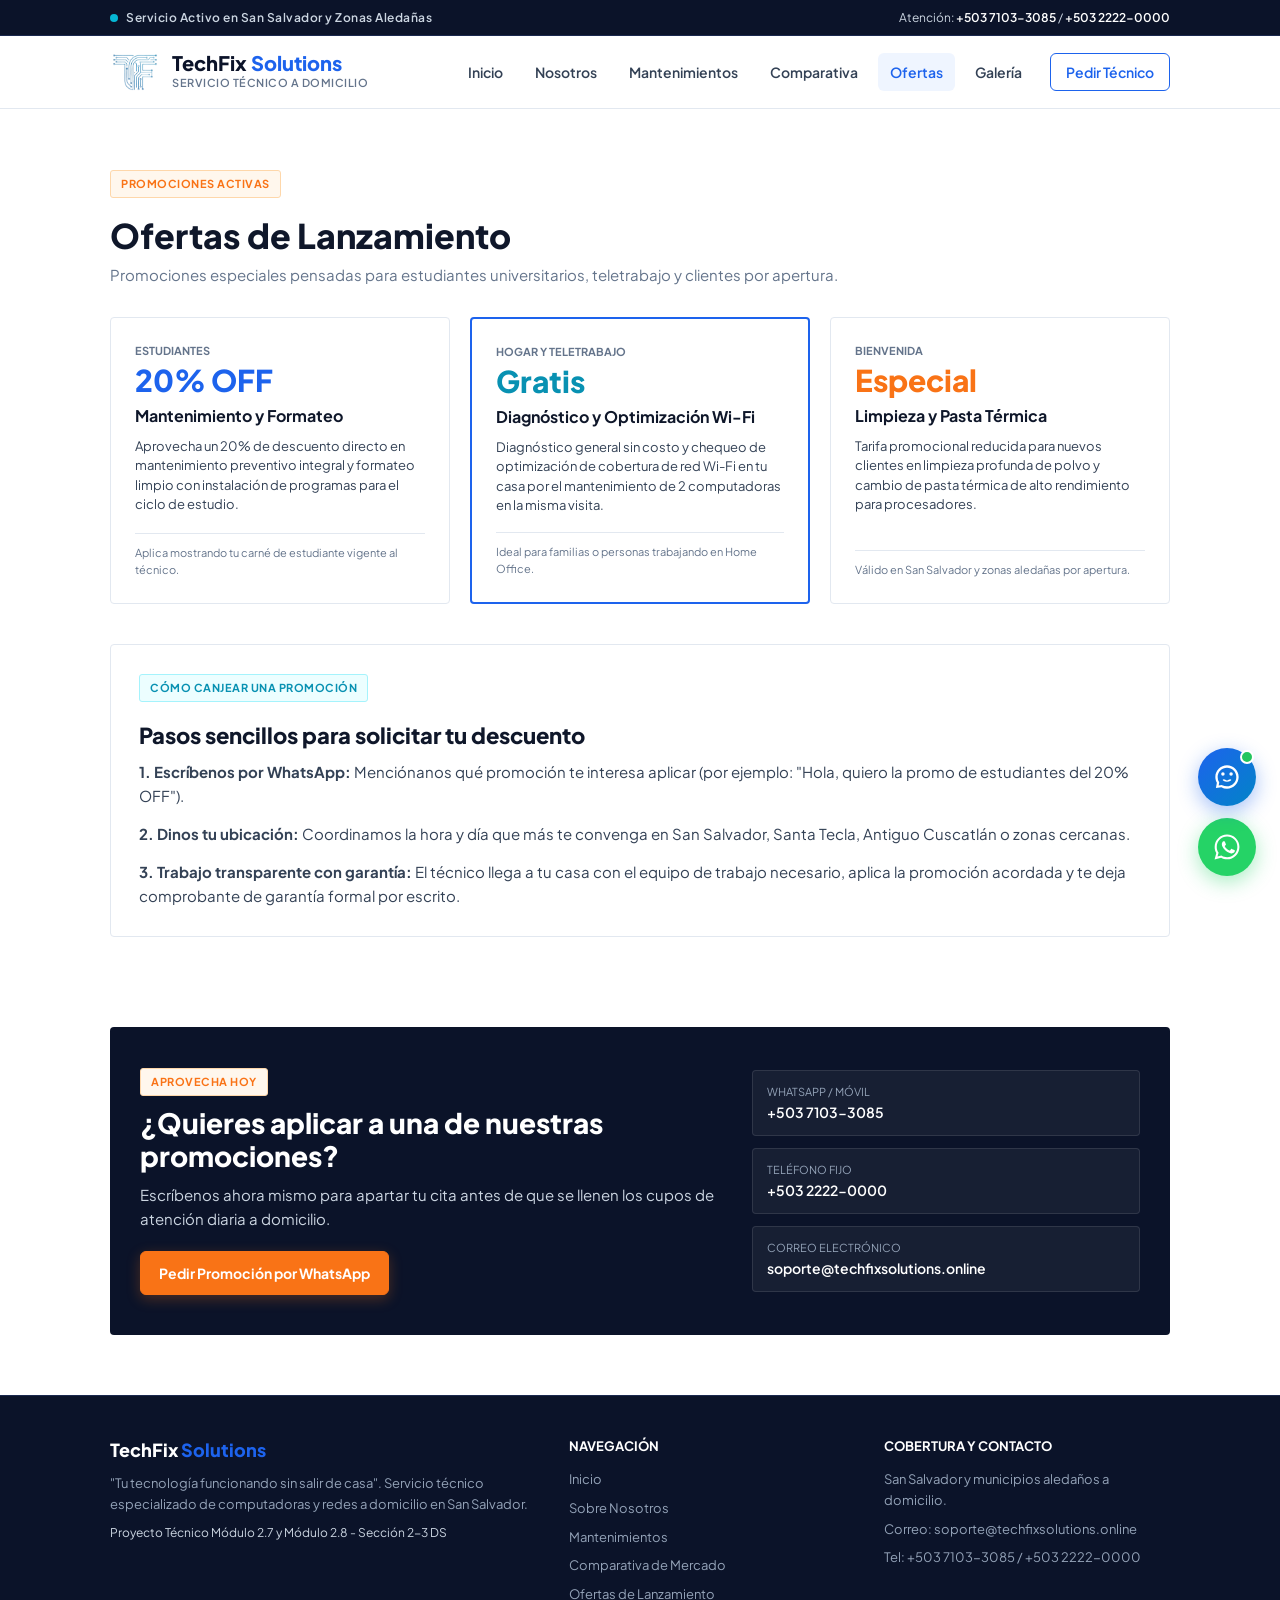
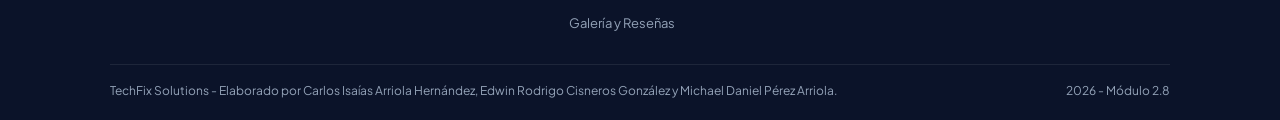
<file: ofertas/index.html>
<!DOCTYPE html>
<html lang="es">
<head>
    <meta charset="UTF-8">
    <meta name="viewport" content="width=device-width, initial-scale=1.0">
    <title>Ofertas de Lanzamiento - TechFix Solutions</title>
    <link rel="icon" type="image/png" href="../img/logo.png">
    <link rel="stylesheet" href="../styles.css">
</head>
<body>

    <div class="barra-superior">
        <div class="barra-superior-contenedor">
            <div class="barra-estado">
                <span class="punto-activo"></span>
                <span>Servicio Activo en San Salvador y Zonas Aledañas</span>
            </div>
            <div class="barra-telefonos">
                <span>Atención: </span>
                <a href="tel:+50371033085">+503 7103-3085</a>
                <span> / </span>
                <a href="tel:+50322220000">+503 2222-0000</a>
            </div>
        </div>
    </div>

    <header class="cabecera">
        <div class="cabecera-contenedor">
            <a href="../" class="logo-zona">
                <img src="../img/logo.png" alt="Logo TechFix Solutions">
                <div class="logo-texto">
                    <span class="logo-titulo">TechFix <span>Solutions</span></span>
                    <span class="logo-subtitulo">Servicio Técnico a Domicilio</span>
                </div>
            </a>
            <!-- Botón Menú Hamburguesa Móvil -->
            <button class="menu-hamburguesa" id="menu-hamburguesa" aria-label="Abrir menú de navegación" aria-expanded="false">
                <span class="linea-hamburguesa"></span>
                <span class="linea-hamburguesa"></span>
                <span class="linea-hamburguesa"></span>
            </button>

            <nav class="navegacion" id="navegacion-menu">
                <a href="../">Inicio</a>
                <a href="../nosotros/" >Nosotros</a>
                <a href="../mantenimientos/" >Mantenimientos</a>
                <a href="../comparativa/" >Comparativa</a>
                <a href="../ofertas/" class="activo">Ofertas</a>
                <a href="../galeria/" >Galería</a>
                <a href="https://wa.me/50371033085?text=Hola%20TechFix,%20necesito%20una%20revisi%C3%B3n%20t%C3%A9cnica%20a%20domicilio." target="_blank" class="boton boton-menu">Pedir Técnico</a>
            </nav>
        </div>
    </header>

    <div class="seccion" style="padding-bottom: 20px;">
        <div class="contenedor">
            <span class="etiqueta naranja">Promociones Activas</span>
            <h1 class="titulo-seccion" style="font-size: 34px; margin-top: 8px;">Ofertas de Lanzamiento</h1>
            <p class="subtitulo-seccion">
                Promociones especiales pensadas para estudiantes universitarios, teletrabajo y clientes por apertura.
            </p>
        </div>
    </div>

    <div class="seccion" style="padding-top: 10px;">
        <div class="contenedor">
            <div class="ofertas-grid">
                <div class="tarjeta-oferta">
                    <span class="oferta-tipo">Estudiantes</span>
                    <div class="oferta-valor">20% OFF</div>
                    <div class="oferta-titulo">Mantenimiento y Formateo</div>
                    <div class="oferta-desc">
                        Aprovecha un 20% de descuento directo en mantenimiento preventivo integral y formateo limpio con instalación de programas para el ciclo de estudio.
                    </div>
                    <div class="oferta-nota">Aplica mostrando tu carné de estudiante vigente al técnico.</div>
                </div>

                <div class="tarjeta-oferta destacada">
                    <span class="oferta-tipo">Hogar y Teletrabajo</span>
                    <div class="oferta-valor">Gratis</div>
                    <div class="oferta-titulo">Diagnóstico y Optimización Wi-Fi</div>
                    <div class="oferta-desc">
                        Diagnóstico general sin costo y chequeo de optimización de cobertura de red Wi-Fi en tu casa por el mantenimiento de 2 computadoras en la misma visita.
                    </div>
                    <div class="oferta-nota">Ideal para familias o personas trabajando en Home Office.</div>
                </div>

                <div class="tarjeta-oferta">
                    <span class="oferta-tipo">Bienvenida</span>
                    <div class="oferta-valor">Especial</div>
                    <div class="oferta-titulo">Limpieza y Pasta Térmica</div>
                    <div class="oferta-desc">
                        Tarifa promocional reducida para nuevos clientes en limpieza profunda de polvo y cambio de pasta térmica de alto rendimiento para procesadores.
                    </div>
                    <div class="oferta-nota">Válido en San Salvador y zonas aledañas por apertura.</div>
                </div>
            </div>

            <div class="bloque-historia" style="margin-top: 40px;">
                <span class="etiqueta cian">Cómo canjear una promoción</span>
                <h2 class="titulo-seccion" style="font-size: 22px; margin: 10px 0 12px 0;">Pasos sencillos para solicitar tu descuento</h2>
                <p>
                    <strong>1. Escríbenos por WhatsApp:</strong> Menciónanos qué promoción te interesa aplicar (por ejemplo: "Hola, quiero la promo de estudiantes del 20% OFF").
                </p>
                <p>
                    <strong>2. Dinos tu ubicación:</strong> Coordinamos la hora y día que más te convenga en San Salvador, Santa Tecla, Antiguo Cuscatlán o zonas cercanas.
                </p>
                <p>
                    <strong>3. Trabajo transparente con garantía:</strong> El técnico llega a tu casa con el equipo de trabajo necesario, aplica la promoción acordada y te deja comprobante de garantía formal por escrito.
                </p>
            </div>
        </div>
    </div>

    <div class="seccion" style="padding-top: 0;">
        <div class="contenedor">
            <div class="tarjeta-contacto">
                <div>
                    <span class="etiqueta naranja">Aprovecha Hoy</span>
                    <h2>¿Quieres aplicar a una de nuestras promociones?</h2>
                    <p>
                        Escríbenos ahora mismo para apartar tu cita antes de que se llenen los cupos de atención diaria a domicilio.
                    </p>
                    <a href="https://wa.me/50371033085?text=Hola%20TechFix,%20quisiera%20aplicar%20a%20una%20de%20sus%20ofertas%20de%20lanzamiento." target="_blank" class="boton boton-naranja">
                        Pedir Promoción por WhatsApp
                    </a>
                </div>

                <div class="contacto-lista">
                    <a href="https://wa.me/50371033085" target="_blank" class="contacto-fila">
                        <div>
                            <div class="contacto-dato-titulo">WhatsApp / Móvil</div>
                            <div class="contacto-dato-valor">+503 7103-3085</div>
                        </div>
                    </a>
                    <a href="tel:+50322220000" class="contacto-fila">
                        <div>
                            <div class="contacto-dato-titulo">Teléfono Fijo</div>
                            <div class="contacto-dato-valor">+503 2222-0000</div>
                        </div>
                    </a>
                    <a href="mailto:soporte@techfixsolutions.online" class="contacto-fila">
                        <div>
                            <div class="contacto-dato-titulo">Correo Electrónico</div>
                            <div class="contacto-dato-valor">soporte@techfixsolutions.online</div>
                        </div>
                    </a>
                </div>
            </div>
        </div>
    </div>

    <footer class="pie-pagina">
        <div class="contenedor">
            <div class="pie-grid">
                <div class="pie-columna">
                    <h3>TechFix <span>Solutions</span></h3>
                    <p>
                        "Tu tecnología funcionando sin salir de casa". Servicio técnico especializado de computadoras y redes a domicilio en San Salvador.
                    </p>
                    <p style="margin-top: 8px; font-size: 12px; color: #cbd5e1;">
                        Proyecto Técnico Módulo 2.7 y Módulo 2.8 - Sección 2-3 DS
                    </p>
                </div>

                <div class="pie-columna">
                    <h4>Navegación</h4>
                    <ul class="pie-enlaces">
                        <li><a href="../">Inicio</a></li>
                        <li><a href="../nosotros/">Sobre Nosotros</a></li>
                        <li><a href="../mantenimientos/">Mantenimientos</a></li>
                        <li><a href="../comparativa/">Comparativa de Mercado</a></li>
                        <li><a href="../ofertas/">Ofertas de Lanzamiento</a></li>
                        <li><a href="../galeria/">Galería y Reseñas</a></li>
                    </ul>
                </div>

                <div class="pie-columna">
                    <h4>Cobertura y Contacto</h4>
                    <ul class="pie-lista">
                        <li>San Salvador y municipios aledaños a domicilio.</li>
                        <li>Correo: soporte@techfixsolutions.online</li>
                        <li>Tel: +503 7103-3085 / +503 2222-0000</li>
                    </ul>
                </div>
            </div>

            <div class="pie-abajo">
                <div>TechFix Solutions - Elaborado por Carlos Isaías Arriola Hernández, Edwin Rodrigo Cisneros González y Michael Daniel Pérez Arriola.</div>
                <div>2026 - Módulo 2.8</div>
            </div>
        </div>
    </footer>

    <a href="https://wa.me/50371033085?text=Hola%20TechFix,%20quisiera%20solicitar%20una%20revisi%C3%B3n%20a%20domicilio." class="boton-flotante-wsp" target="_blank" rel="noopener noreferrer" aria-label="Contactar por WhatsApp">
        <svg viewBox="0 0 24 24">
            <path d="M12.04 2C6.58 2 2.13 6.45 2.13 11.91C2.13 13.66 2.59 15.36 3.45 16.86L2.05 22L7.3 20.62C8.75 21.41 10.38 21.83 12.04 21.83C17.5 21.83 21.95 17.38 21.95 11.92C21.95 9.27 20.92 6.78 19.05 4.91C17.18 3.03 14.69 2 12.04 2M12.05 3.67C14.25 3.67 16.31 4.53 17.87 6.09C19.42 7.65 20.28 9.72 20.28 11.92C20.28 16.46 16.58 20.15 12.04 20.15C10.56 20.15 9.11 19.76 7.85 19L7.55 18.83L4.43 19.65L5.26 16.61L5.06 16.29C4.24 15 3.8 13.47 3.8 11.91C3.81 7.37 7.5 3.67 12.05 3.67M9.53 7.33C9.33 7.33 9.03 7.41 8.78 7.68C8.54 7.94 7.86 8.58 7.86 9.87C7.86 11.16 8.8 12.41 8.93 12.59C9.07 12.77 10.74 15.34 13.3 16.44C13.91 16.7 14.39 16.86 14.76 16.98C15.37 17.17 15.93 17.15 16.37 17.08C16.87 17.01 17.88 16.47 18.09 15.88C18.3 15.29 18.3 14.79 18.23 14.68C18.17 14.58 18.02 14.52 17.75 14.39C17.48 14.26 16.17 13.61 15.93 13.52C15.68 13.44 15.5 13.39 15.32 13.66C15.14 13.93 14.63 14.52 14.47 14.71C14.32 14.89 14.17 14.92 13.9 14.79C13.63 14.65 12.78 14.38 11.76 13.47C10.97 12.76 10.43 11.89 10.28 11.63C10.13 11.36 10.26 11.22 10.4 11.08C10.52 10.96 10.67 10.77 10.81 10.61C10.95 10.44 11 10.32 11.09 10.13C11.18 9.95 11.14 9.79 11.07 9.66C11 9.53 10.49 8.27 10.28 7.76C10.08 7.27 9.87 7.33 9.71 7.33H9.53Z"/>
        </svg>
        <span class="tooltip-wsp">¿Hablamos por WhatsApp?</span>
    </a>

    <!-- Botón flotante para abrir/cerrar Asistente IA -->
    <button id="chat-toggle-btn" class="chat-toggle-btn" aria-label="Abrir chat con Asistente IA" title="Asistente TechFix IA">
        <svg viewBox="0 0 24 24">
            <path d="M12 2C6.477 2 2 6.477 2 12c0 1.821.487 3.53 1.338 5L2.5 21.5l4.636-.814A9.957 9.957 0 0012 22c5.523 0 10-4.477 10-10S17.523 2 12 2zm0 18c-1.48 0-2.88-.363-4.11-1.006l-.294-.153-2.73.479.489-2.673-.16-.298A7.95 7.95 0 014 12c0-4.411 3.589-8 8-8s8 3.589 8 8-3.589 8-8 8zm-3.5-9a1.5 1.5 0 100-3 1.5 1.5 0 000 3zm7 0a1.5 1.5 0 100-3 1.5 1.5 0 000 3zm-3.5 5c2.33 0 3.75-1.5 3.75-1.5-.22-.3-.55-.5-.95-.5-1.07 0-1.8 1-2.8 1s-1.73-1-2.8-1c-.4 0-.73.2-.95.5 0 0 1.42 1.5 3.75 1.5z"/>
        </svg>
        <span class="chat-toggle-badge"></span>
        <span class="tooltip-chat">¿Dudas? Habla con nuestra IA</span>
    </button>

    <!-- Contenedor del Chatbot -->
    <div id="chat-container" class="chat-container hidden" role="dialog" aria-labelledby="chat-titulo">
        <div class="chat-header">
            <div class="chat-header-info">
                <div class="chat-avatar-icon">
                    <svg viewBox="0 0 24 24">
                        <path d="M12 2a2 2 0 0 1 2 2c0 .74-.4 1.39-1 1.73V7h1a7 7 0 0 1 7 7h1a1 1 0 0 1 1 1v3a1 1 0 0 1-1 1h-1v1a2 2 0 0 1-2 2H5a2 2 0 0 1-2-2v-1H2a1 1 0 0 1-1-1v-3a1 1 0 0 1 1-1h1a7 7 0 0 1 7-7h1V5.73c-.6-.34-1-.99-1-1.73a2 2 0 0 1 2-2M7.5 13A2.5 2.5 0 0 0 5 15.5 2.5 2.5 0 0 0 7.5 18a2.5 2.5 0 0 0 2.5-2.5A2.5 2.5 0 0 0 7.5 13m9 0a2.5 2.5 0 0 0-2.5 2.5 2.5 2.5 0 0 0 2.5 2.5 2.5 2.5 0 0 0 2.5-2.5 2.5 2.5 0 0 0-2.5-2.5"/>
                    </svg>
                </div>
                <div class="chat-header-texto">
                    <span id="chat-titulo" class="chat-header-titulo">TechFix IA</span>
                    <span class="chat-header-estado">
                        <span class="status-dot-pulse"></span>
                        <span>Asistente en línea</span>
                    </span>
                </div>
            </div>
            <div class="chat-header-acciones">
                <button type="button" id="chat-reset-btn" class="chat-btn-icono" title="Reiniciar conversación" aria-label="Reiniciar conversación">
                    <svg viewBox="0 0 24 24">
                        <path d="M17.65 6.35A7.958 7.958 0 0 0 12 4c-4.42 0-7.99 3.58-7.99 8s3.57 8 7.99 8c3.73 0 6.84-2.55 7.73-6h-2.08A5.99 5.99 0 0 1 12 18c-3.31 0-6-2.69-6-6s2.69-6 6-6c1.66 0 3.14.69 4.22 1.78L13 11h7V4l-2.35 2.35z"/>
                    </svg>
                </button>
                <button type="button" id="chat-close-btn" class="chat-btn-icono" title="Cerrar chat" aria-label="Cerrar chat">
                    <svg viewBox="0 0 24 24">
                        <path d="M19 6.41L17.59 5 12 10.59 6.41 5 5 6.41 10.59 12 5 17.59 6.41 19 12 13.41 17.59 19 19 17.59 13.41 12z"/>
                    </svg>
                </button>
            </div>
        </div>

        <div id="chat-messages" class="chat-messages">
            <div class="chat-msg bot">
                <p><strong>¡Hola! Soy TechFix IA</strong>, tu asistente virtual a domicilio.</p>
                <p>¿En qué te puedo ayudar hoy? Puedes preguntarme sobre nuestros mantenimientos, promociones o cómo agendar una visita técnica.</p>
            </div>
            <div class="chat-suggestions" id="chat-suggestions">
                <button type="button" class="chat-chip" data-query="¿Cuáles son los tipos de mantenimiento y qué incluyen?">Mantenimientos</button>
                <button type="button" class="chat-chip" data-query="¿Qué ofertas o promociones tienen vigentes?">Ofertas y Descuentos</button>
                <button type="button" class="chat-chip" data-query="¿En qué zonas atienden a domicilio?">Cobertura a Domicilio</button>
                <button type="button" class="chat-chip" data-query="¿Cómo puedo pedir un técnico por WhatsApp?">Pedir Técnico</button>
            </div>
        </div>

        <form id="chat-form" class="chat-input-area">
            <div class="chat-form-row">
                <input type="text" id="chat-input" placeholder="Escribe tu consulta aquí..." autocomplete="off" required />
                <button type="submit" id="chat-send-btn" aria-label="Enviar mensaje" title="Enviar">
                    <svg viewBox="0 0 24 24">
                        <path d="M2.01 21L23 12 2.01 3 2 10l15 2-15 2z"/>
                    </svg>
                </button>
            </div>
            <div class="chat-footer-note">TechFix Solutions · Respuestas con IA a domicilio</div>
        </form>
    </div>

    <script src="../chat.js"></script>
</body>
</html>
</file>
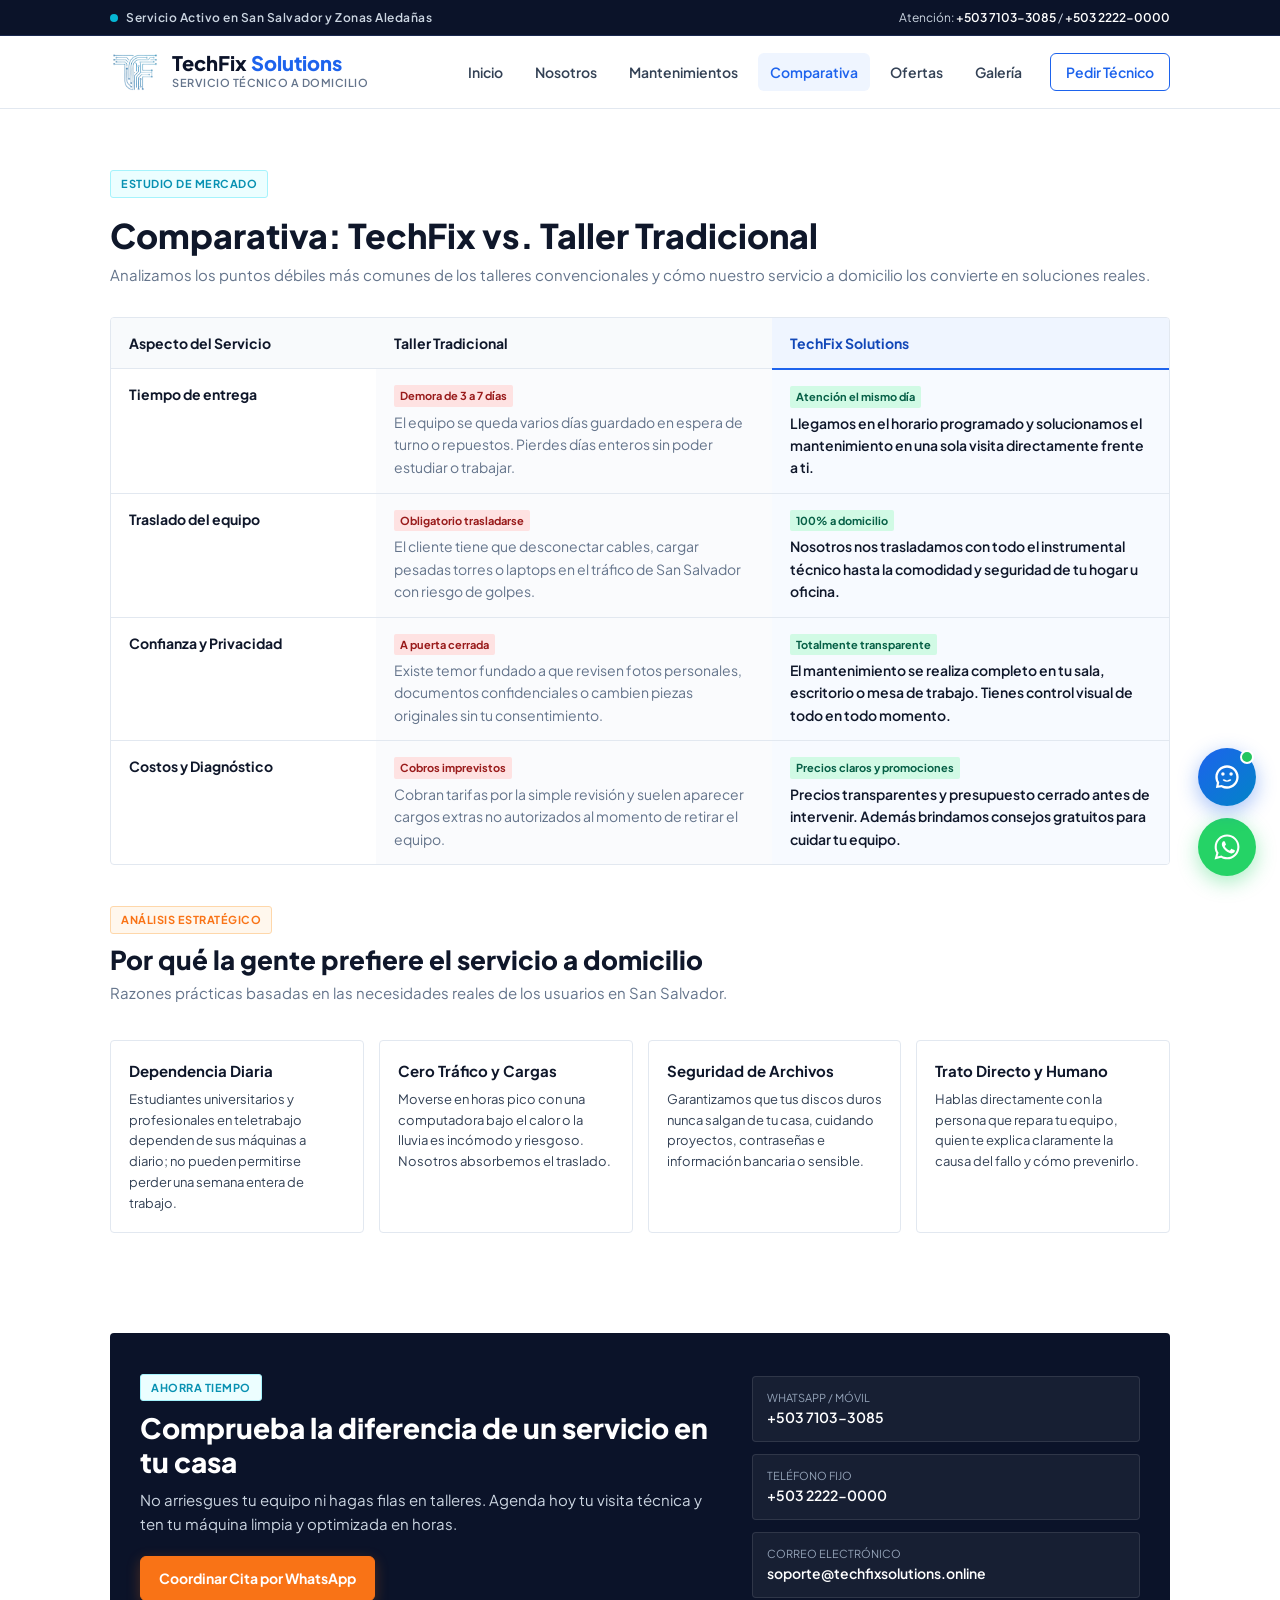
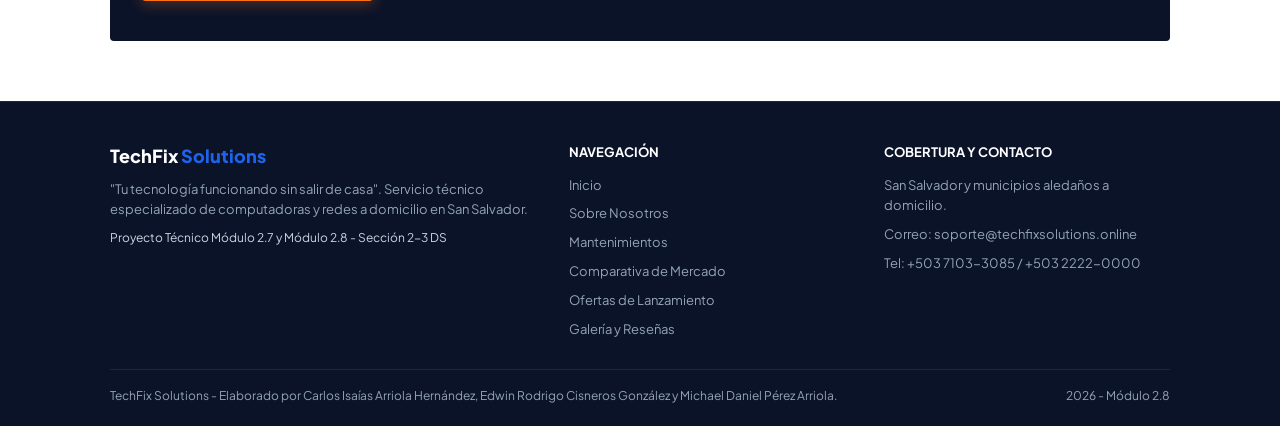
<file: comparativa.html>
<!DOCTYPE html>
<html lang="es">
<head>
    <meta charset="UTF-8">
    <meta http-equiv="refresh" content="0; url=comparativa/">
    <link rel="canonical" href="comparativa/">
    <title>Redireccionando a TechFix Solutions...</title>
</head>
<body>
    <script>window.location.replace("comparativa/");</script>
</body>
</html>
</file>
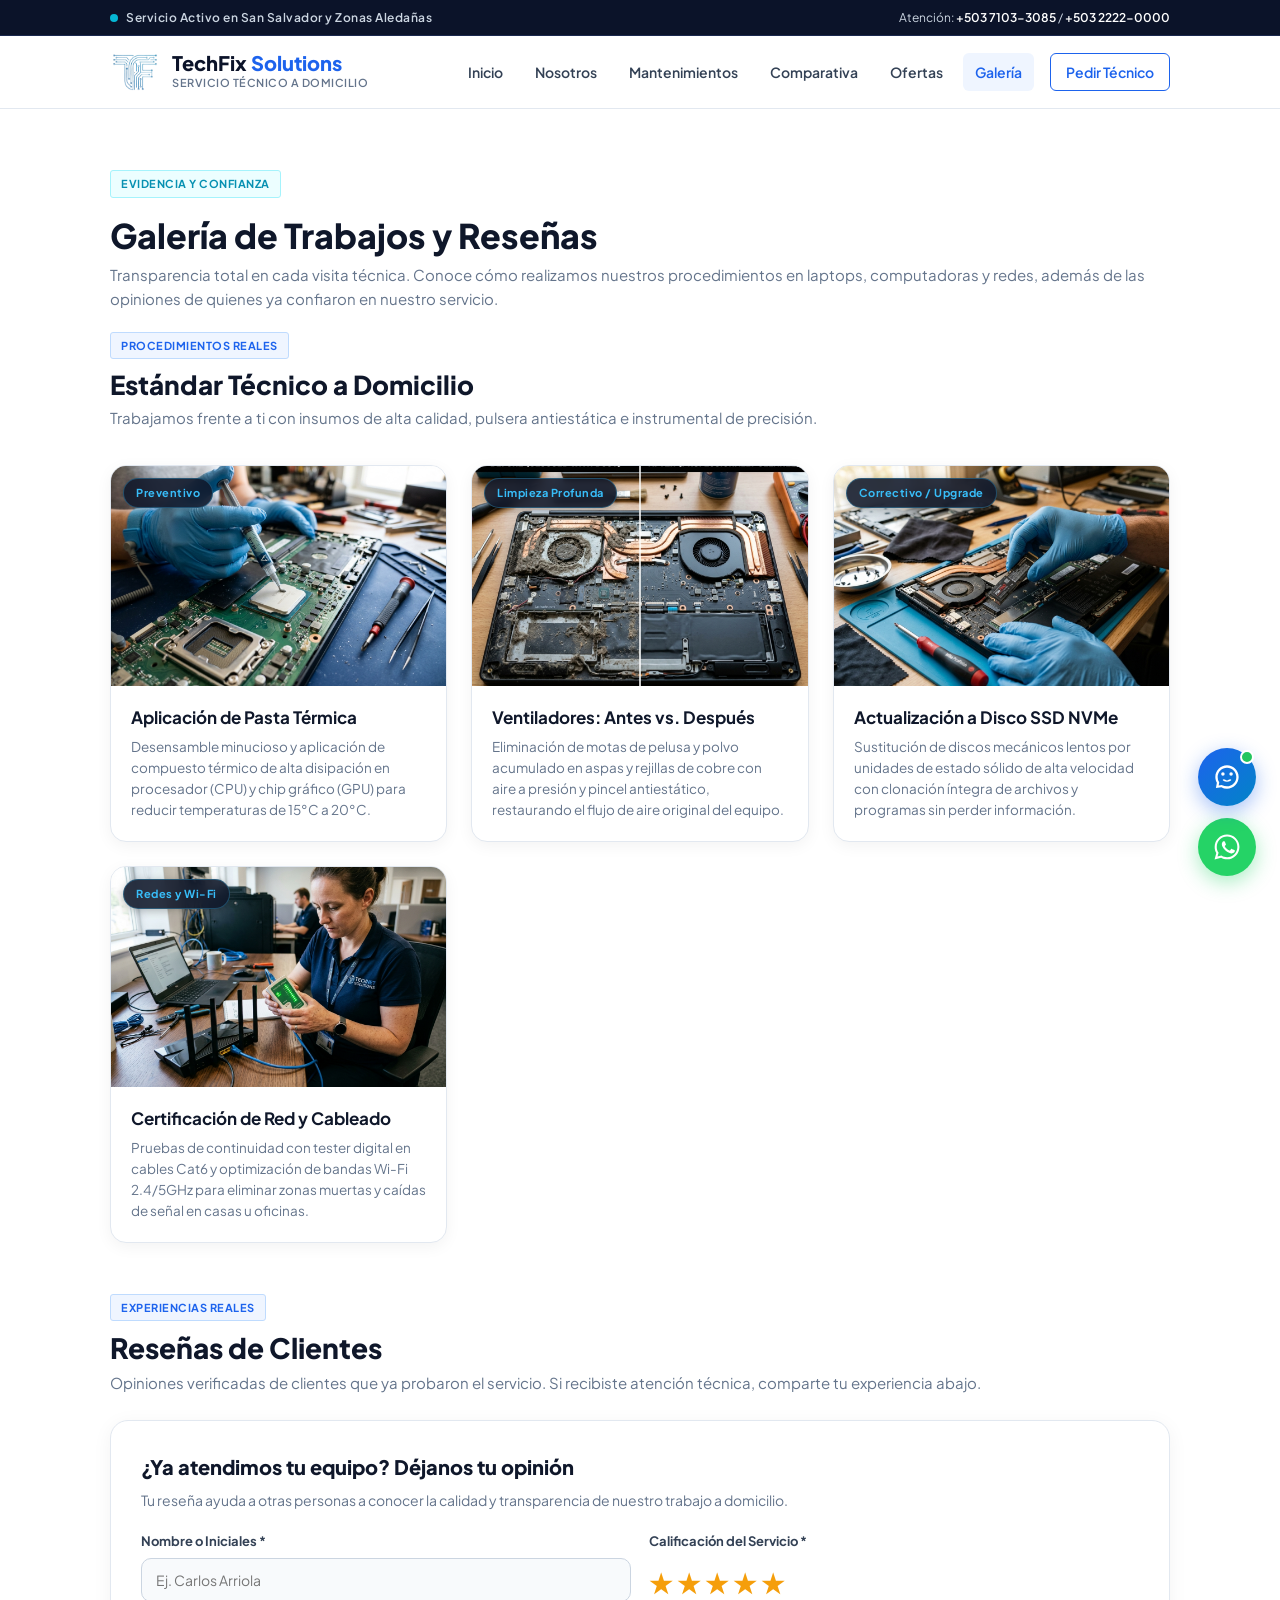
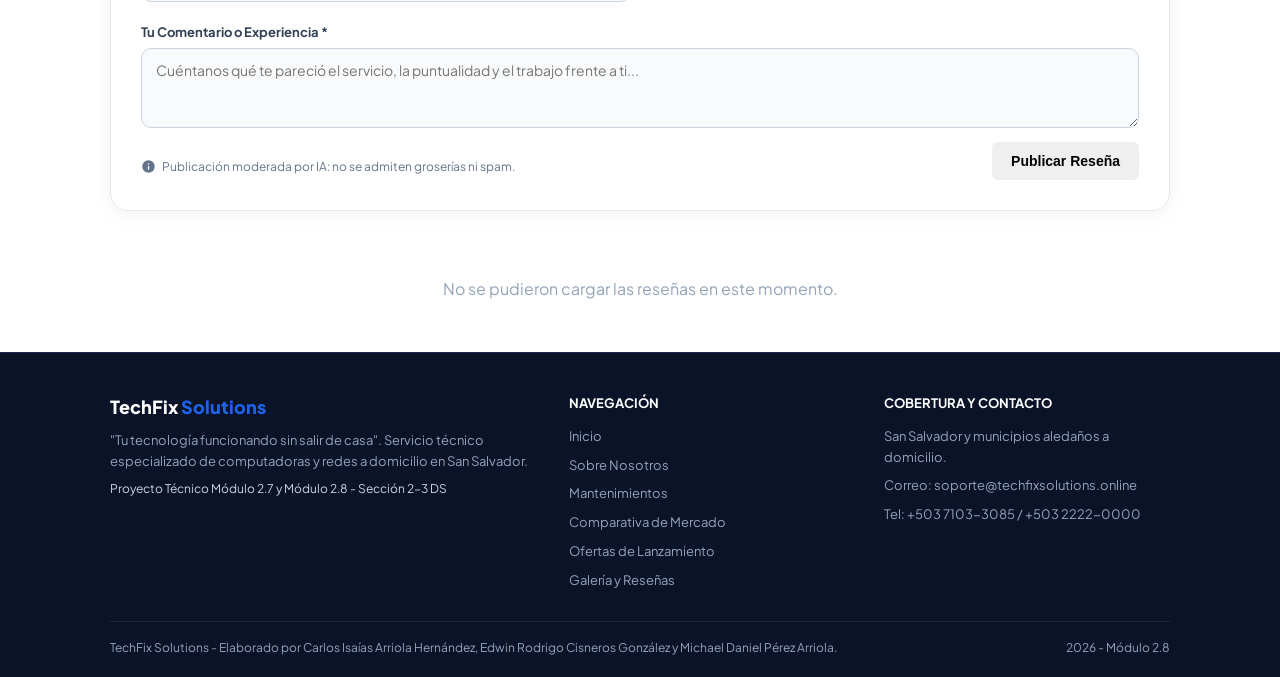
<file: galeria.html>
<!DOCTYPE html>
<html lang="es">
<head>
    <meta charset="UTF-8">
    <meta http-equiv="refresh" content="0; url=galeria/">
    <link rel="canonical" href="galeria/">
    <title>Redireccionando a TechFix Solutions...</title>
</head>
<body>
    <script>window.location.replace("galeria/");</script>
</body>
</html>
</file>
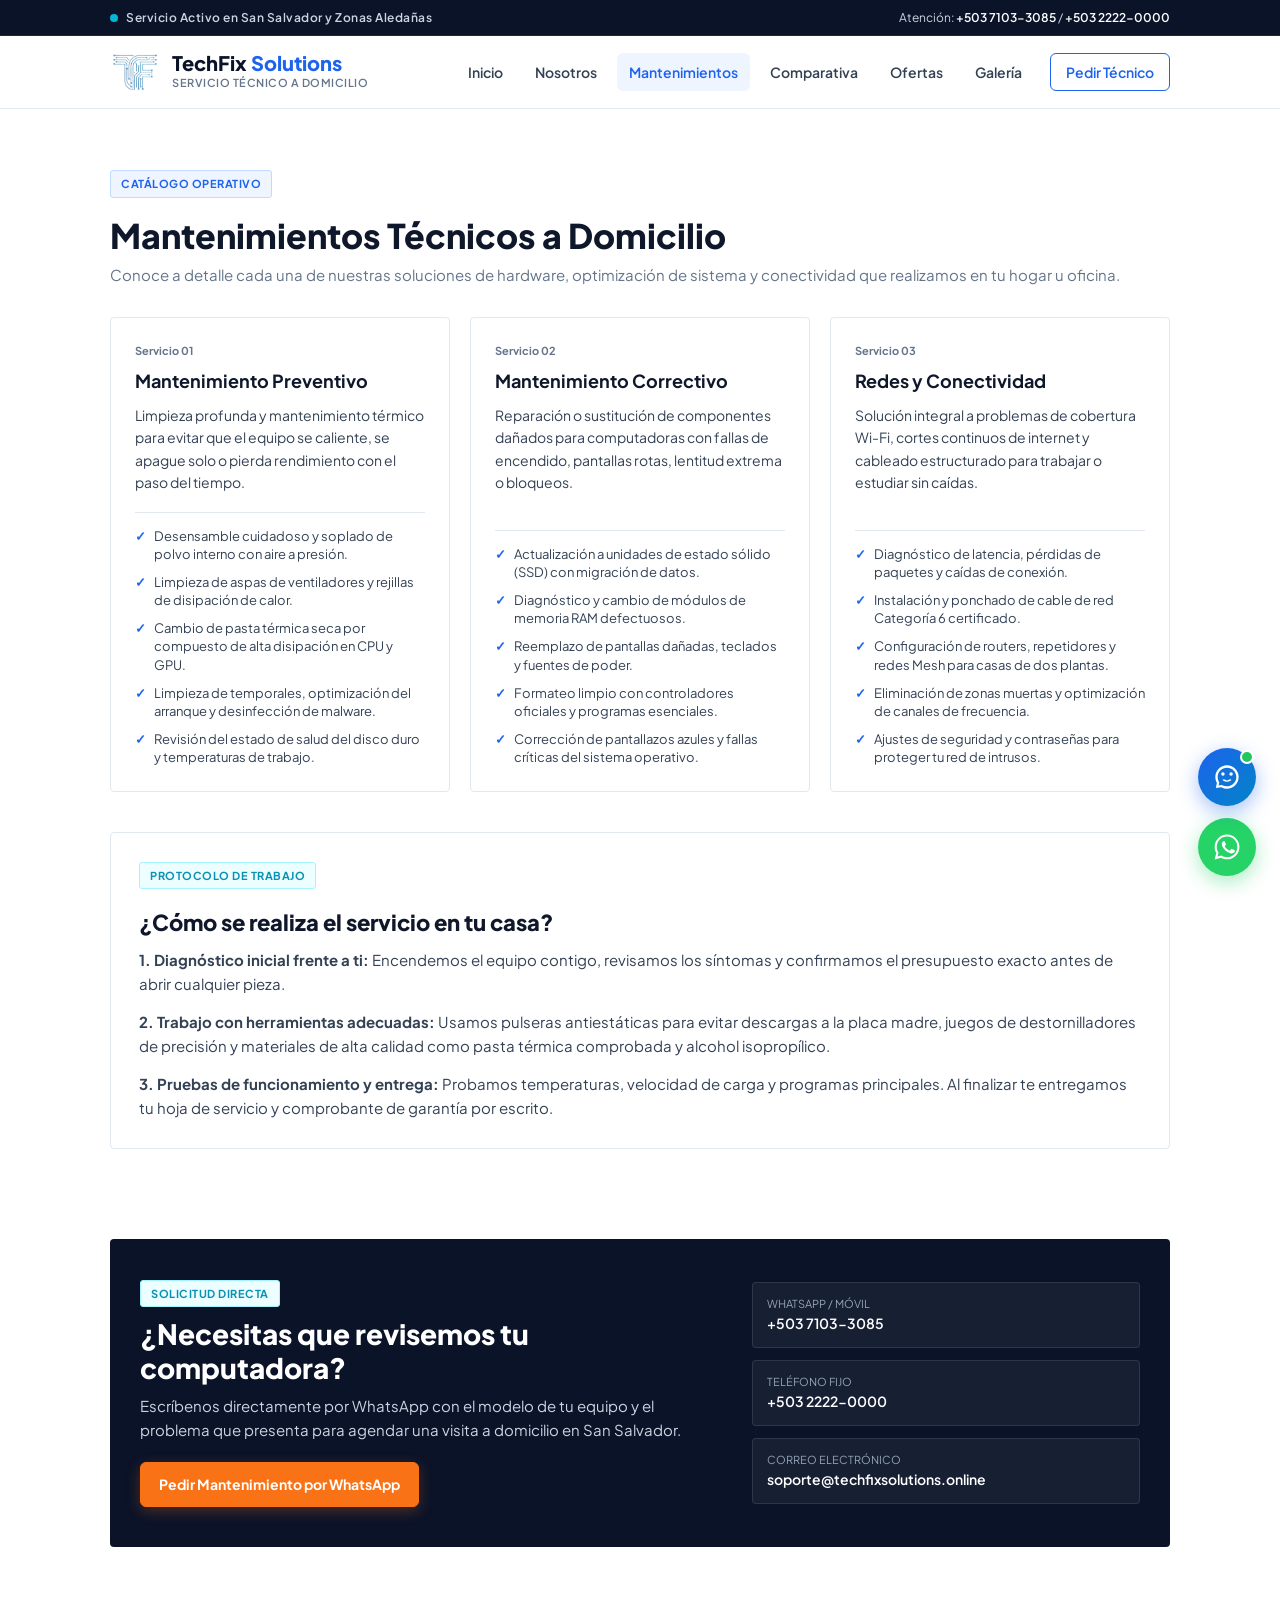
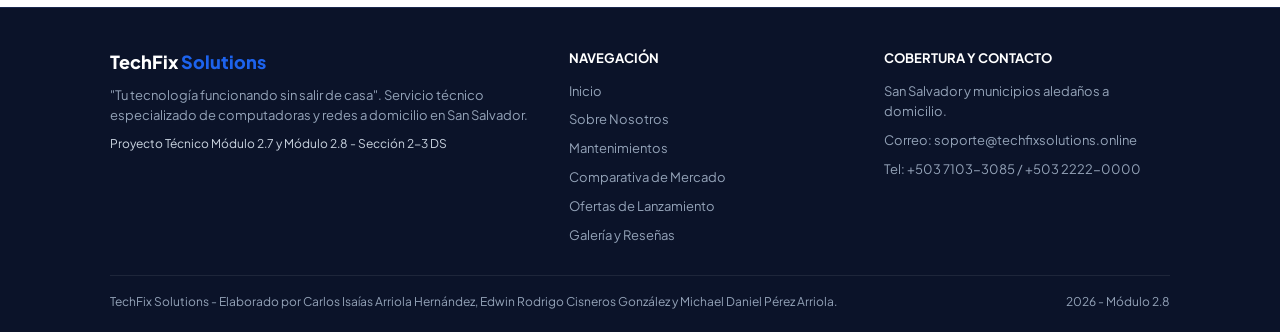
<file: mantenimientos.html>
<!DOCTYPE html>
<html lang="es">
<head>
    <meta charset="UTF-8">
    <meta http-equiv="refresh" content="0; url=mantenimientos/">
    <link rel="canonical" href="mantenimientos/">
    <title>Redireccionando a TechFix Solutions...</title>
</head>
<body>
    <script>window.location.replace("mantenimientos/");</script>
</body>
</html>
</file>
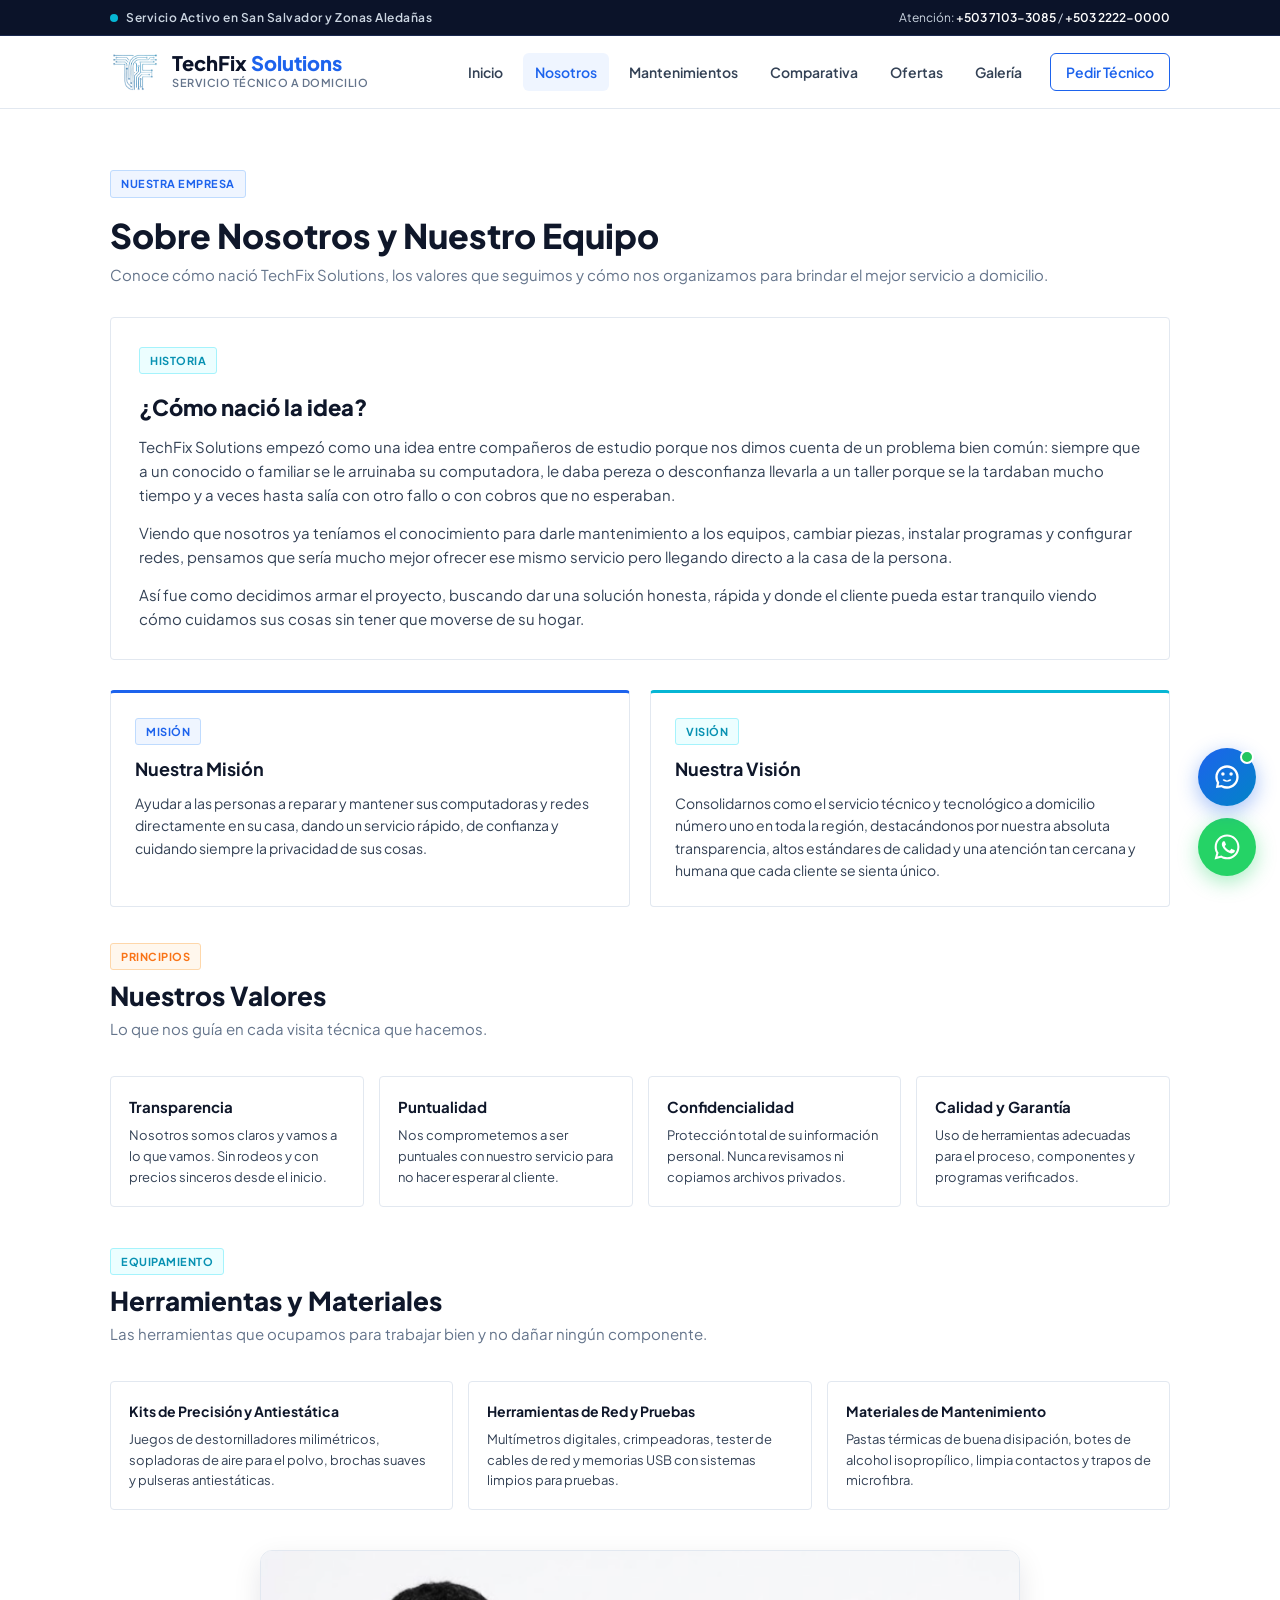
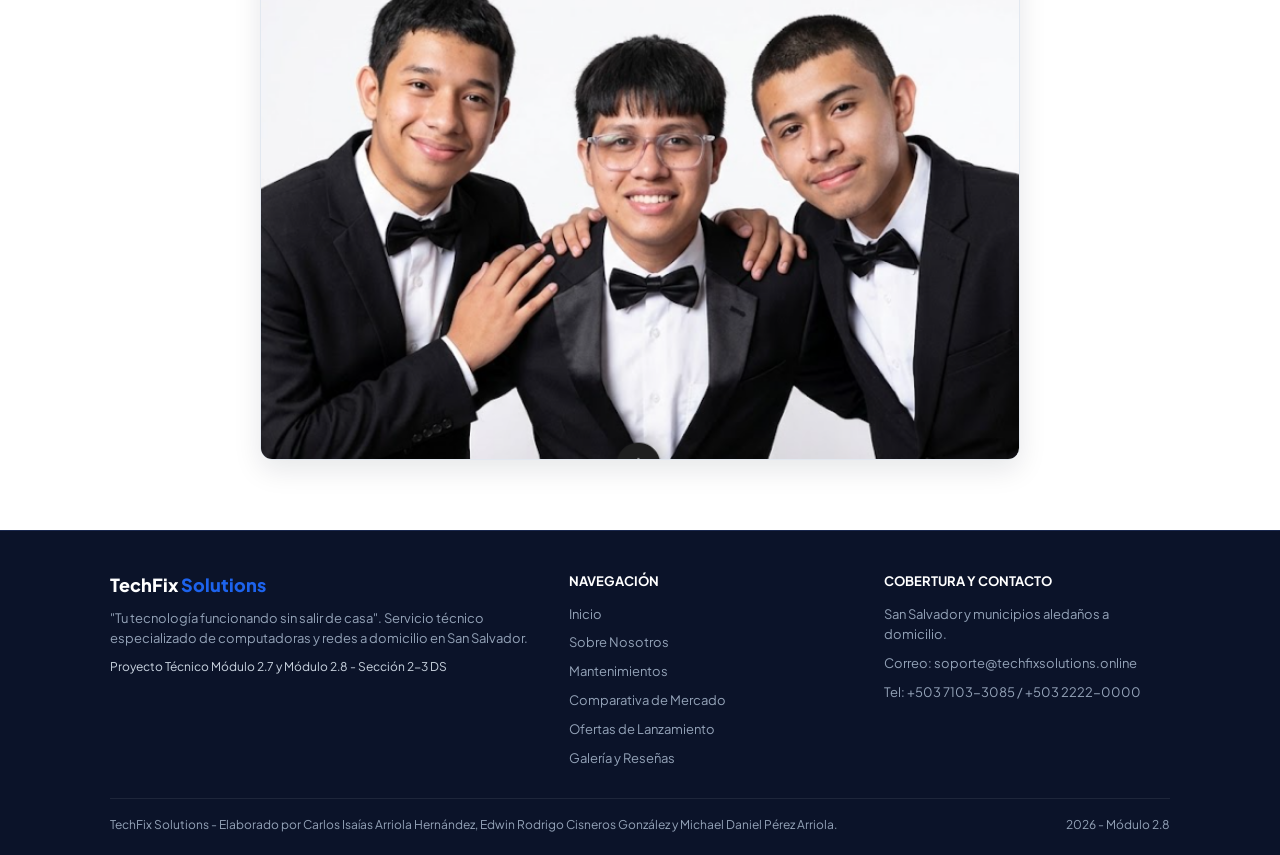
<file: nosotros.html>
<!DOCTYPE html>
<html lang="es">
<head>
    <meta charset="UTF-8">
    <meta http-equiv="refresh" content="0; url=nosotros/">
    <link rel="canonical" href="nosotros/">
    <title>Redireccionando a TechFix Solutions...</title>
</head>
<body>
    <script>window.location.replace("nosotros/");</script>
</body>
</html>
</file>
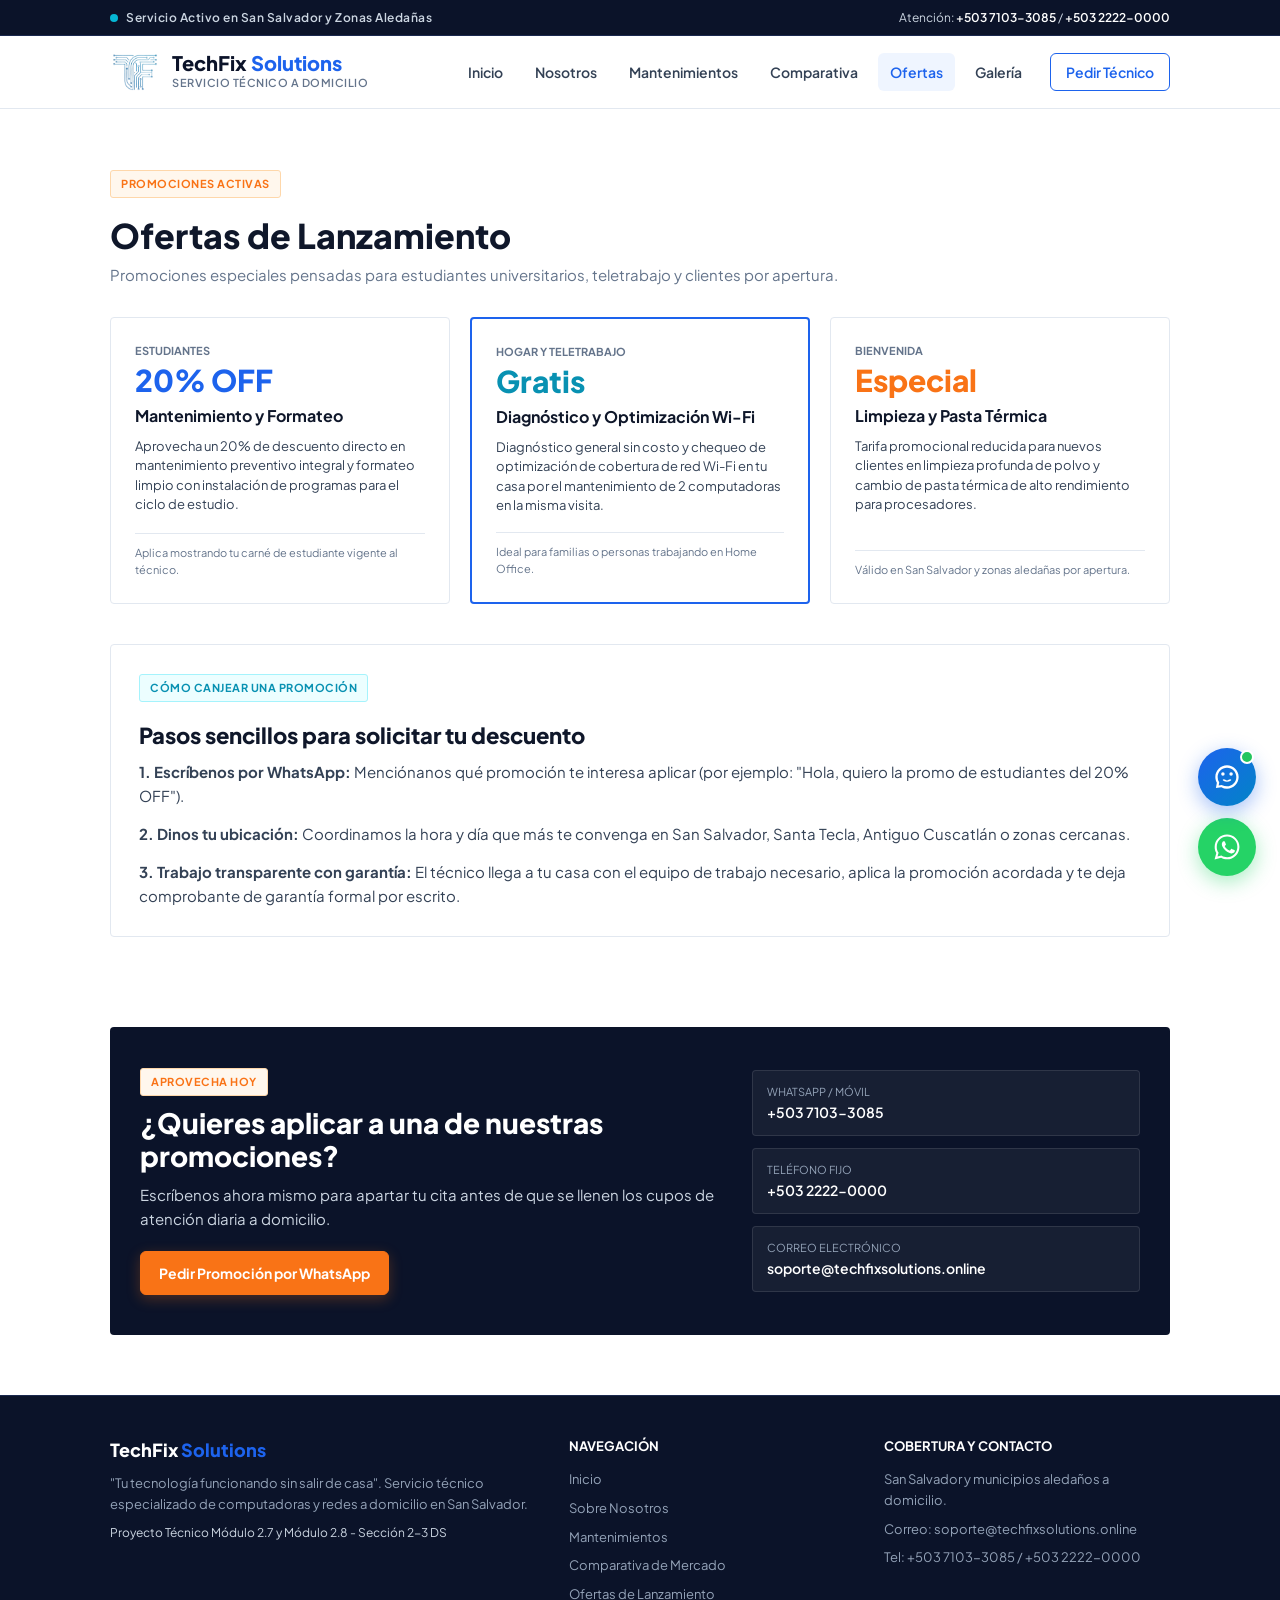
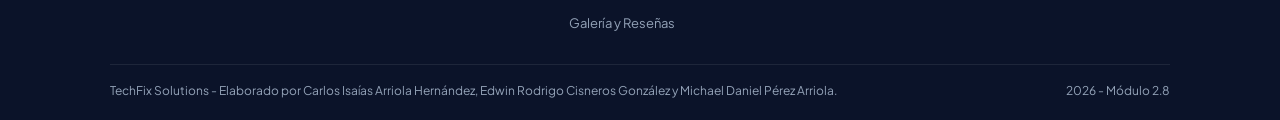
<file: ofertas.html>
<!DOCTYPE html>
<html lang="es">
<head>
    <meta charset="UTF-8">
    <meta http-equiv="refresh" content="0; url=ofertas/">
    <link rel="canonical" href="ofertas/">
    <title>Redireccionando a TechFix Solutions...</title>
</head>
<body>
    <script>window.location.replace("ofertas/");</script>
</body>
</html>
</file>
<file: styles.css>
@import url('https://fonts.googleapis.com/css2?family=Plus+Jakarta+Sans:wght@400;500;600;700;800&display=swap');

:root {
    --azul-principal: #1D63ED;
    --azul-oscuro: #1248b8;
    --azul-fondo: #eff5ff;
    --cian: #06B6D4;
    --cian-fondo: #ecfeff;
    --naranja: #F97316;
    --naranja-oscuro: #ea580c;
    --naranja-fondo: #fff7ed;
    --negro-fondo: #0b1329;
    --azul-noche: #132042;
    --texto-oscuro: #0f172a;
    --texto-medio: #334155;
    --texto-suave: #64748b;
    --borde: #e2e8f0;
    --fondo-gris: #f8fafc;
    --blanco: #ffffff;
}

* {
    box-sizing: border-box;
    margin: 0;
    padding: 0;
}

body {
    font-family: 'Plus Jakarta Sans', sans-serif;
    background-color: #ffffff;
    color: var(--texto-oscuro);
    line-height: 1.6;
}

.barra-superior {
    background-color: var(--negro-fondo);
    color: #cbd5e1;
    font-size: 12px;
    padding: 8px 0;
    border-bottom: 1px solid #1a284e;
}

.barra-superior-contenedor {
    max-width: 1100px;
    margin: 0 auto;
    padding: 0 20px;
    display: flex;
    justify-content: space-between;
    align-items: center;
    gap: 15px;
    flex-wrap: wrap;
}

.barra-estado {
    display: flex;
    align-items: center;
    gap: 8px;
    font-weight: 600;
    letter-spacing: 0.5px;
}

.punto-activo {
    width: 8px;
    height: 8px;
    background-color: var(--cian);
    border-radius: 50%;
}

.barra-telefonos a {
    color: #ffffff;
    text-decoration: none;
    font-weight: 600;
}

.barra-telefonos a:hover {
    color: var(--cian);
}

.cabecera {
    background-color: var(--blanco);
    border-bottom: 1px solid var(--borde);
    position: sticky;
    top: 0;
    z-index: 100;
}

.cabecera-contenedor {
    max-width: 1100px;
    margin: 0 auto;
    padding: 15px 20px;
    display: flex;
    justify-content: space-between;
    align-items: center;
}

.logo-zona {
    display: flex;
    align-items: center;
    gap: 12px;
    text-decoration: none;
    color: inherit;
}

.logo-zona img {
    height: 42px;
    width: auto;
}

.logo-texto {
    display: flex;
    flex-direction: column;
}

.logo-titulo {
    font-size: 20px;
    font-weight: 800;
    color: var(--negro-fondo);
    line-height: 1.1;
}

.logo-titulo span {
    color: var(--azul-principal);
}

.logo-subtitulo {
    font-size: 11px;
    color: var(--texto-suave);
    font-weight: 600;
    text-transform: uppercase;
    letter-spacing: 0.5px;
}

/* Botón Hamburguesa (oculto en desktop) */
.menu-hamburguesa {
    display: none;
    background: transparent;
    border: none;
    cursor: pointer;
    padding: 8px;
    z-index: 101;
}

.linea-hamburguesa {
    display: block;
    width: 22px;
    height: 2.5px;
    background-color: var(--texto-oscuro);
    border-radius: 2px;
    transition: transform 0.3s cubic-bezier(0.16, 1, 0.3, 1), opacity 0.25s ease, background-color 0.25s ease;
}

.navegacion {
    display: flex;
    align-items: center;
    gap: 8px;
}

.navegacion a {
    color: var(--texto-medio);
    text-decoration: none;
    font-size: 14px;
    font-weight: 600;
    padding: 8px 12px;
    border-radius: 6px;
    transition: color 0.2s ease, background-color 0.2s ease;
}

.navegacion a:hover {
    color: var(--azul-principal);
    background-color: var(--fondo-gris);
}

.navegacion a.activo {
    color: var(--azul-principal);
    background-color: var(--azul-fondo);
}

.boton-menu {
    background-color: transparent !important;
    color: var(--azul-principal) !important;
    border: 1.5px solid var(--azul-principal) !important;
    font-weight: 700;
    padding: 7px 15px !important;
    border-radius: 6px;
    margin-left: 8px;
    transition: all 0.2s ease;
}

.boton-menu:hover {
    background-color: var(--azul-principal) !important;
    color: var(--blanco) !important;
    transform: translateY(-1px);
    box-shadow: 0 4px 12px rgba(29, 99, 237, 0.25);
}

.contenedor {
    max-width: 1100px;
    margin: 0 auto;
    padding: 0 20px;
}

.seccion {
    padding: 60px 0;
}

.seccion-gris {
    background-color: var(--fondo-gris);
    border-top: 1px solid var(--borde);
    border-bottom: 1px solid var(--borde);
}

.seccion-cabecera {
    margin-bottom: 35px;
}

.seccion-cabecera.centrada {
    text-align: center;
    max-width: 650px;
    margin-left: auto;
    margin-right: auto;
}

.etiqueta {
    display: inline-block;
    font-size: 11px;
    font-weight: 700;
    text-transform: uppercase;
    letter-spacing: 0.5px;
    color: var(--azul-principal);
    background-color: var(--azul-fondo);
    border: 1px solid #bfdbfe;
    padding: 4px 10px;
    border-radius: 3px;
    margin-bottom: 10px;
}

.etiqueta.naranja {
    color: var(--naranja);
    background-color: var(--naranja-fondo);
    border-color: #fed7aa;
}

.etiqueta.cian {
    color: #0891b2;
    background-color: var(--cian-fondo);
    border-color: #a5f3fc;
}

.titulo-seccion {
    font-size: 26px;
    font-weight: 800;
    color: var(--texto-oscuro);
    line-height: 1.2;
}

.subtitulo-seccion {
    font-size: 15px;
    color: var(--texto-suave);
    margin-top: 6px;
}

.boton {
    display: inline-flex;
    align-items: center;
    justify-content: center;
    gap: 8px;
    font-size: 14px;
    font-weight: 700;
    text-decoration: none;
    padding: 10px 18px;
    border-radius: 6px;
    cursor: pointer;
    border: 1px solid transparent;
    transition: all 0.2s ease;
}

.boton-naranja {
    background-color: var(--naranja);
    color: var(--blanco);
    border: 1.5px solid var(--naranja);
    box-shadow: 0 4px 14px rgba(249, 115, 22, 0.28);
}

.boton-naranja:hover {
    background-color: var(--naranja-oscuro);
    border-color: var(--naranja-oscuro);
    transform: translateY(-1px);
    box-shadow: 0 6px 18px rgba(249, 115, 22, 0.4);
}

.boton-borde {
    background-color: var(--blanco);
    color: var(--texto-oscuro);
    border: 1.5px solid #94a3b8;
    box-shadow: 0 1px 3px rgba(15, 23, 42, 0.05);
}

.boton-borde:hover {
    background-color: #f8fafc;
    border-color: var(--azul-principal);
    color: var(--azul-principal);
    transform: translateY(-1px);
    box-shadow: 0 4px 12px rgba(15, 23, 42, 0.08);
}

.boton-azul {
    background-color: var(--azul-principal);
    color: var(--blanco);
    border-color: var(--azul-principal);
}

.boton-azul:hover {
    background-color: var(--azul-oscuro);
}

.portada {
    padding: 48px 0;
    background: linear-gradient(180deg, #ffffff 0%, #f8fafc 100%);
    border-bottom: 1px solid var(--borde);
}

.portada-grid {
    display: grid;
    grid-template-columns: 1.15fr 0.85fr;
    gap: 40px;
    align-items: center;
}

.portada-texto h1 {
    font-size: 38px;
    font-weight: 800;
    color: var(--negro-fondo);
    line-height: 1.2;
    margin: 10px 0 16px 0;
}

.portada-texto h1 span {
    color: var(--azul-principal);
}

.portada-texto p {
    font-size: 16px;
    color: var(--texto-medio);
    margin-bottom: 24px;
}

.grupo-botones {
    display: flex;
    gap: 12px;
    flex-wrap: wrap;
    margin-bottom: 24px;
}

.puntos-clave {
    display: flex;
    gap: 18px;
    flex-wrap: wrap;
    border-top: 1px solid var(--borde);
    padding-top: 18px;
}

.punto-item {
    font-size: 13px;
    font-weight: 600;
    color: var(--texto-medio);
    display: flex;
    align-items: center;
    gap: 6px;
}

.punto-item span.icono-check {
    color: #059669;
    font-weight: 800;
}

.portada-visual {
    display: flex;
    flex-direction: column;
    gap: 16px;
}

.hero-imagen-card {
    position: relative;
    border-radius: 12px;
    overflow: hidden;
    border: 1px solid var(--borde);
    box-shadow: 0 10px 25px -5px rgba(15, 23, 42, 0.1);
    background-color: var(--negro-fondo);
    line-height: 0;
}

.hero-imagen {
    width: 100%;
    height: 210px;
    object-fit: cover;
    object-position: center 25%;
    display: block;
    transition: transform 0.3s ease;
}

.hero-imagen-card:hover .hero-imagen {
    transform: scale(1.02);
}

.hero-imagen-badge {
    position: absolute;
    bottom: 12px;
    left: 12px;
    background: rgba(11, 19, 41, 0.88);
    backdrop-filter: blur(8px);
    -webkit-backdrop-filter: blur(8px);
    border: 1px solid rgba(255, 255, 255, 0.18);
    color: #ffffff;
    font-size: 11px;
    font-weight: 700;
    padding: 6px 12px;
    border-radius: 20px;
    display: inline-flex;
    align-items: center;
    gap: 8px;
    line-height: 1.2;
}

.hero-imagen-badge .punto-verde {
    width: 8px;
    height: 8px;
    background-color: #10b981;
    border-radius: 50%;
    box-shadow: 0 0 8px #10b981;
}

.ficha-servicio {
    background: linear-gradient(160deg, #132042 0%, #0b1329 100%);
    color: var(--blanco);
    border-radius: 12px;
    border: 1px solid rgba(255, 255, 255, 0.12);
    box-shadow: 0 16px 36px -10px rgba(11, 19, 41, 0.35);
    overflow: hidden;
}

.ficha-cabecera {
    background: rgba(255, 255, 255, 0.04);
    padding: 12px 18px;
    display: flex;
    justify-content: space-between;
    align-items: center;
    font-size: 12px;
    font-weight: 700;
    border-bottom: 1px solid rgba(255, 255, 255, 0.08);
}

.ficha-cabecera-titulo {
    display: flex;
    align-items: center;
    gap: 8px;
    letter-spacing: 0.3px;
    color: var(--blanco);
}

.ficha-cabecera-titulo svg {
    color: var(--cian);
    flex-shrink: 0;
}

.ficha-cabecera span.codigo {
    color: var(--cian);
    font-size: 11px;
    background: rgba(6, 182, 212, 0.12);
    border: 1px solid rgba(6, 182, 212, 0.3);
    padding: 3px 8px;
    border-radius: 4px;
    font-weight: 700;
}

.ficha-cuerpo {
    padding: 6px 18px;
}

.ficha-fila {
    display: flex;
    justify-content: space-between;
    align-items: center;
    padding: 10px 0;
    border-bottom: 1px solid rgba(255, 255, 255, 0.07);
    font-size: 13px;
    gap: 12px;
}

.ficha-fila:last-child {
    border-bottom: none;
}

.ficha-etiqueta-grupo {
    display: flex;
    align-items: center;
    gap: 10px;
    flex-shrink: 0;
}

.ficha-icono {
    display: flex;
    align-items: center;
    justify-content: center;
    width: 26px;
    height: 26px;
    border-radius: 6px;
    background: rgba(255, 255, 255, 0.06);
    color: var(--cian);
    flex-shrink: 0;
}

.ficha-icono.naranja {
    color: var(--naranja);
    background: rgba(249, 115, 22, 0.12);
}

.ficha-icono.verde {
    color: #10b981;
    background: rgba(16, 185, 129, 0.12);
}

.ficha-etiqueta {
    color: #cbd5e1;
    font-size: 12px;
    font-weight: 500;
}

.ficha-valor {
    color: var(--blanco);
    font-weight: 600;
    text-align: right;
    font-size: 13px;
}

.ficha-valor.destacado-cian {
    color: var(--cian);
    font-weight: 700;
}

.ficha-valor.destacado-naranja {
    color: #fb923c;
    font-weight: 700;
}

.ficha-pie {
    padding: 11px 18px;
    background-color: rgba(29, 99, 237, 0.1);
    border-top: 1px solid rgba(255, 255, 255, 0.08);
    font-size: 12px;
    color: #cbd5e1;
    display: flex;
    align-items: center;
    gap: 8px;
}

.ficha-pie svg {
    color: #10b981;
    flex-shrink: 0;
}

.tira-ventajas {
    background-color: var(--fondo-gris);
    border-bottom: 1px solid var(--borde);
    padding: 36px 0;
}

.ventajas-grid {
    display: grid;
    grid-template-columns: repeat(4, 1fr);
    gap: 18px;
}

.ventaja-item {
    background-color: var(--blanco);
    border: 1px solid var(--borde);
    border-radius: 10px;
    padding: 22px 20px;
    box-shadow: 0 2px 8px rgba(15, 23, 42, 0.04);
    display: flex;
    flex-direction: column;
    transition: transform 0.2s ease, box-shadow 0.2s ease, border-color 0.2s ease;
}

.ventaja-item:hover {
    transform: translateY(-3px);
    box-shadow: 0 10px 22px -5px rgba(15, 23, 42, 0.09);
    border-color: #cbd5e1;
}

.ventaja-icono-wrap {
    display: flex;
    align-items: center;
    gap: 10px;
    margin-bottom: 12px;
}

.ventaja-icono-wrap svg {
    color: var(--azul-principal);
    background: var(--azul-fondo);
    padding: 6px;
    width: 32px;
    height: 32px;
    border-radius: 8px;
    flex-shrink: 0;
}

.ventaja-numero {
    font-size: 12px;
    font-weight: 800;
    color: var(--azul-principal);
    text-transform: uppercase;
    letter-spacing: 0.5px;
}

.ventaja-titulo {
    font-size: 16px;
    font-weight: 700;
    color: var(--texto-oscuro);
    margin-bottom: 6px;
}

.ventaja-desc {
    font-size: 13px;
    color: var(--texto-suave);
    line-height: 1.5;
}

.servicios-grid {
    display: grid;
    grid-template-columns: repeat(3, 1fr);
    gap: 20px;
}

.tarjeta-servicio {
    background-color: var(--blanco);
    border: 1px solid var(--borde);
    border-radius: 4px;
    padding: 24px;
    display: flex;
    flex-direction: column;
}

.tarjeta-servicio:hover {
    border-color: var(--azul-principal);
}

.servicio-numero {
    font-size: 11px;
    font-weight: 700;
    color: var(--texto-suave);
    margin-bottom: 8px;
}

.tarjeta-servicio h3 {
    font-size: 18px;
    font-weight: 700;
    color: var(--texto-oscuro);
    margin-bottom: 8px;
}

.servicio-texto {
    font-size: 14px;
    color: var(--texto-medio);
    margin-bottom: 18px;
}

.servicio-lista {
    list-style: none;
    margin-top: auto;
    border-top: 1px solid var(--borde);
    padding-top: 14px;
    display: flex;
    flex-direction: column;
    gap: 10px;
}

.servicio-lista li {
    font-size: 13px;
    color: var(--texto-medio);
    display: flex;
    gap: 8px;
    line-height: 1.4;
}

.servicio-lista li span.icono {
    color: var(--azul-principal);
    font-weight: bold;
}

.tabla-contenedor {
    background-color: var(--blanco);
    border: 1px solid var(--borde);
    border-radius: 4px;
    overflow-x: auto;
}

.tabla-comparativa {
    width: 100%;
    border-collapse: collapse;
    font-size: 14px;
}

.tabla-comparativa th {
    background-color: var(--fondo-gris);
    padding: 14px 18px;
    font-weight: 700;
    color: var(--texto-oscuro);
    border-bottom: 1px solid var(--borde);
    text-align: left;
}

.tabla-comparativa th.col-techfix {
    background-color: var(--azul-fondo);
    color: var(--azul-oscuro);
    border-bottom: 2px solid var(--azul-principal);
}

.tabla-comparativa td {
    padding: 14px 18px;
    border-bottom: 1px solid var(--borde);
    vertical-align: top;
}

.tabla-comparativa tr:last-child td {
    border-bottom: none;
}

.td-aspecto {
    font-weight: 700;
    color: var(--texto-oscuro);
    width: 25%;
}

.td-taller {
    color: var(--texto-suave);
    width: 37.5%;
    background-color: #fafbfd;
}

.td-techfix {
    color: var(--texto-oscuro);
    font-weight: 600;
    width: 37.5%;
    background-color: #f7faff;
}

.insignia-mala {
    display: inline-block;
    font-size: 11px;
    font-weight: 700;
    color: #991b1b;
    background-color: #fee2e2;
    padding: 2px 6px;
    border-radius: 2px;
    margin-bottom: 4px;
}

.insignia-buena {
    display: inline-block;
    font-size: 11px;
    font-weight: 700;
    color: #065f46;
    background-color: #d1fae5;
    padding: 2px 6px;
    border-radius: 2px;
    margin-bottom: 4px;
}

.ofertas-grid {
    display: grid;
    grid-template-columns: repeat(3, 1fr);
    gap: 20px;
}

.tarjeta-oferta {
    background-color: var(--blanco);
    border: 1px solid var(--borde);
    border-radius: 4px;
    padding: 24px;
    display: flex;
    flex-direction: column;
}

.tarjeta-oferta.destacada {
    border-color: var(--azul-principal);
    border-width: 2px;
}

.oferta-tipo {
    font-size: 11px;
    font-weight: 700;
    color: var(--texto-suave);
    text-transform: uppercase;
    margin-bottom: 6px;
}

.oferta-valor {
    font-size: 30px;
    font-weight: 800;
    color: var(--azul-principal);
    line-height: 1;
    margin-bottom: 8px;
}

.tarjeta-oferta:nth-child(2) .oferta-valor {
    color: #0891b2;
}

.tarjeta-oferta:nth-child(3) .oferta-valor {
    color: var(--naranja);
}

.oferta-titulo {
    font-size: 16px;
    font-weight: 700;
    color: var(--texto-oscuro);
    margin-bottom: 8px;
}

.oferta-desc {
    font-size: 13px;
    color: var(--texto-medio);
    line-height: 1.5;
    margin-bottom: 16px;
}

.oferta-nota {
    margin-top: auto;
    font-size: 11px;
    color: var(--texto-suave);
    border-top: 1px solid var(--borde);
    padding-top: 10px;
}

.tarjeta-contacto {
    background-color: var(--negro-fondo);
    color: var(--blanco);
    border-radius: 4px;
    padding: 40px 30px;
    display: grid;
    grid-template-columns: 1.2fr 0.8fr;
    gap: 30px;
    align-items: center;
}

.tarjeta-contacto h2 {
    font-size: 28px;
    font-weight: 800;
    line-height: 1.2;
    margin-bottom: 10px;
}

.tarjeta-contacto p {
    font-size: 15px;
    color: #cbd5e1;
    margin-bottom: 20px;
}

.contacto-lista {
    display: flex;
    flex-direction: column;
    gap: 12px;
}

.contacto-fila {
    display: flex;
    align-items: center;
    gap: 12px;
    padding: 12px 14px;
    background-color: rgba(255, 255, 255, 0.05);
    border: 1px solid rgba(255, 255, 255, 0.1);
    border-radius: 4px;
    color: var(--blanco);
    text-decoration: none;
}

.contacto-fila:hover {
    border-color: var(--cian);
    background-color: rgba(255, 255, 255, 0.08);
}

.contacto-dato-titulo {
    font-size: 11px;
    color: #94a3b8;
    text-transform: uppercase;
}

.contacto-dato-valor {
    font-size: 14px;
    font-weight: 600;
}

.bloque-historia {
    background-color: var(--blanco);
    border: 1px solid var(--borde);
    border-radius: 4px;
    padding: 28px;
    margin-bottom: 30px;
}

.bloque-historia p {
    font-size: 15px;
    color: var(--texto-medio);
    margin-bottom: 14px;
}

.bloque-historia p:last-child {
    margin-bottom: 0;
}

.mision-vision-grid {
    display: grid;
    grid-template-columns: 1fr 1fr;
    gap: 20px;
    margin-bottom: 35px;
}

.tarjeta-mv {
    background-color: var(--blanco);
    border: 1px solid var(--borde);
    border-radius: 4px;
    padding: 24px;
}

.tarjeta-mv.mision {
    border-top: 3px solid var(--azul-principal);
}

.tarjeta-mv.vision {
    border-top: 3px solid var(--cian);
}

.tarjeta-mv h3 {
    font-size: 18px;
    font-weight: 700;
    margin-bottom: 8px;
}

.tarjeta-mv p {
    font-size: 14px;
    color: var(--texto-medio);
}

.valores-grid {
    display: grid;
    grid-template-columns: repeat(4, 1fr);
    gap: 15px;
    margin-bottom: 40px;
}

.tarjeta-valor {
    background-color: var(--blanco);
    border: 1px solid var(--borde);
    border-radius: 4px;
    padding: 18px;
}

.tarjeta-valor h4 {
    font-size: 15px;
    font-weight: 700;
    color: var(--texto-oscuro);
    margin-bottom: 6px;
}

.tarjeta-valor p {
    font-size: 13px;
    color: var(--texto-medio);
}


.herramientas-grid {
    display: grid;
    grid-template-columns: repeat(3, 1fr);
    gap: 15px;
}

.tarjeta-herramienta {
    background-color: var(--blanco);
    border: 1px solid var(--borde);
    border-radius: 4px;
    padding: 18px;
}

.tarjeta-herramienta h4 {
    font-size: 14px;
    font-weight: 700;
    color: var(--texto-oscuro);
    margin-bottom: 6px;
}

.tarjeta-herramienta p {
    font-size: 13px;
    color: var(--texto-medio);
}

/* Foto del Equipo (Nosotros) */
.contenedor-foto-equipo {
    width: 100%;
    max-width: 760px;
    margin: 40px auto 10px auto;
    display: flex;
    justify-content: center;
    align-items: center;
}

.foto-equipo {
    width: 100%;
    max-width: 100%;
    height: auto;
    display: block;
    border-radius: 12px;
    box-shadow: 0 10px 28px rgba(11, 19, 41, 0.1);
    border: 1px solid var(--borde);
    object-fit: cover;
}

/* Acordeón de Preguntas Frecuentes (FAQ) */
.faq-contenedor {
    max-width: 820px;
    margin: 30px auto 10px auto;
    display: flex;
    flex-direction: column;
    gap: 12px;
}

.faq-item {
    background-color: var(--blanco);
    border: 1px solid var(--borde);
    border-radius: 12px;
    overflow: hidden;
    transition: border-color 0.25s ease, box-shadow 0.25s ease;
}

.faq-item:hover {
    border-color: #cbd5e1;
    box-shadow: 0 4px 15px rgba(0, 0, 0, 0.04);
}

.faq-item.activo {
    border-color: var(--azul-principal);
    box-shadow: 0 6px 20px rgba(29, 99, 237, 0.08);
}

.faq-pregunta {
    width: 100%;
    display: flex;
    justify-content: space-between;
    align-items: center;
    gap: 16px;
    padding: 18px 22px;
    background: transparent;
    border: none;
    text-align: left;
    font-family: inherit;
    font-size: 15px;
    font-weight: 700;
    color: var(--texto-oscuro);
    cursor: pointer;
    transition: color 0.2s ease, background-color 0.2s ease;
}

.faq-item.activo .faq-pregunta {
    color: var(--azul-principal);
    background-color: var(--azul-fondo);
}

.faq-icono {
    width: 22px;
    height: 22px;
    fill: var(--texto-suave);
    flex-shrink: 0;
    transition: transform 0.3s cubic-bezier(0.16, 1, 0.3, 1), fill 0.2s ease;
}

.faq-item.activo .faq-icono {
    transform: rotate(180deg);
    fill: var(--azul-principal);
}

.faq-respuesta {
    max-height: 0;
    overflow: hidden;
    transition: max-height 0.35s cubic-bezier(0.16, 1, 0.3, 1), padding 0.3s ease;
    padding: 0 22px;
    background-color: #ffffff;
}

.faq-item.activo .faq-respuesta {
    max-height: 250px;
    padding: 12px 22px 20px 22px;
}

.faq-respuesta p {
    font-size: 14px;
    color: var(--texto-medio);
    line-height: 1.6;
}

.pie-pagina {
    background-color: var(--negro-fondo);
    color: #94a3b8;
    padding: 40px 0 20px 0;
    font-size: 13px;
    border-top: 1px solid #1a284e;
}

.pie-grid {
    display: grid;
    grid-template-columns: 1.5fr 1fr 1fr;
    gap: 30px;
    margin-bottom: 30px;
}

.pie-columna h3 {
    color: var(--blanco);
    font-size: 18px;
    font-weight: 800;
    margin-bottom: 8px;
}

.pie-columna h3 span {
    color: var(--azul-principal);
}

.pie-columna h4 {
    color: var(--blanco);
    font-size: 13px;
    font-weight: 700;
    text-transform: uppercase;
    margin-bottom: 12px;
}

.pie-enlaces {
    list-style: none;
    display: flex;
    flex-direction: column;
    gap: 8px;
}

.pie-enlaces a {
    color: #94a3b8;
    text-decoration: none;
}

.pie-enlaces a:hover {
    color: var(--cian);
}

.pie-lista {
    list-style: none;
    display: flex;
    flex-direction: column;
    gap: 8px;
}

.pie-abajo {
    border-top: 1px solid rgba(255, 255, 255, 0.08);
    padding-top: 16px;
    display: flex;
    justify-content: space-between;
    flex-wrap: wrap;
    gap: 10px;
    font-size: 12px;
}

.boton-flotante-wsp {
    position: fixed;
    bottom: 24px;
    right: 24px;
    width: 58px;
    height: 58px;
    background-color: #25D366;
    color: #ffffff !important;
    border-radius: 50%;
    display: flex;
    align-items: center;
    justify-content: center;
    box-shadow: 0 6px 20px rgba(37, 211, 102, 0.4);
    z-index: 999;
    text-decoration: none;
    transition: transform 0.25s ease, box-shadow 0.25s ease;
}

.boton-flotante-wsp:hover {
    transform: scale(1.08) translateY(-2px);
    box-shadow: 0 10px 25px rgba(37, 211, 102, 0.55);
    color: #ffffff !important;
}

.boton-flotante-wsp svg {
    width: 30px;
    height: 30px;
    fill: currentColor;
}

.boton-flotante-wsp .tooltip-wsp {
    position: absolute;
    right: 68px;
    background-color: var(--negro-fondo);
    color: #ffffff;
    padding: 6px 12px;
    border-radius: 6px;
    font-size: 12px;
    font-weight: 600;
    white-space: nowrap;
    opacity: 0;
    pointer-events: none;
    transform: translateX(10px);
    transition: opacity 0.2s ease, transform 0.2s ease;
    box-shadow: 0 4px 12px rgba(0, 0, 0, 0.15);
}

.boton-flotante-wsp:hover .tooltip-wsp {
    opacity: 1;
    transform: translateX(0);
}

/* ==========================================================================
   ADAPTABILIDAD RESPONSIVE GLOBAL (TABLETS Y MÓVILES)
   ========================================================================== */

/* Prevenir cualquier desborde horizontal indeseado */
html, body {
    overflow-x: hidden;
    max-width: 100vw;
}

img {
    max-width: 100%;
    height: auto;
}

@media (max-width: 850px) {
    .cabecera {
        position: sticky;
        top: 0;
        z-index: 1000;
    }

    .cabecera-contenedor {
        display: flex;
        justify-content: space-between;
        align-items: center;
        padding: 12px 18px;
        position: relative;
    }

    /* Mostrar botón hamburguesa en tablets y móviles */
    .menu-hamburguesa {
        display: flex;
        flex-direction: column;
        justify-content: center;
        align-items: center;
        gap: 5px;
        width: 42px;
        height: 42px;
        border-radius: 10px;
        background-color: var(--fondo-gris);
        border: 1.5px solid var(--borde);
        cursor: pointer;
        transition: all 0.2s ease;
    }

    .menu-hamburguesa:hover {
        background-color: var(--azul-fondo);
        border-color: #bfdbfe;
    }

    /* Animación de 3 líneas a X */
    .menu-hamburguesa.activo .linea-hamburguesa:nth-child(1) {
        transform: translateY(7.5px) rotate(45deg);
        background-color: var(--azul-principal);
    }

    .menu-hamburguesa.activo .linea-hamburguesa:nth-child(2) {
        opacity: 0;
        transform: scaleX(0);
    }

    .menu-hamburguesa.activo .linea-hamburguesa:nth-child(3) {
        transform: translateY(-7.5px) rotate(-45deg);
        background-color: var(--azul-principal);
    }

    /* Menú desplegable móvil elegante */
    .navegacion {
        position: absolute;
        top: 100%;
        left: 0;
        width: 100%;
        background-color: #ffffff;
        border-bottom: 3px solid var(--azul-principal);
        box-shadow: 0 20px 35px -5px rgba(11, 19, 41, 0.16);
        display: flex;
        flex-direction: column;
        padding: 14px 18px 20px 18px;
        gap: 8px;
        opacity: 0;
        visibility: hidden;
        pointer-events: none;
        transform: translateY(-12px);
        transition: opacity 0.25s ease, transform 0.25s cubic-bezier(0.16, 1, 0.3, 1), visibility 0.25s;
        z-index: 999;
    }

    .navegacion.abierto {
        opacity: 1;
        visibility: visible;
        pointer-events: auto;
        transform: translateY(0);
    }

    .navegacion a {
        display: flex;
        align-items: center;
        justify-content: space-between;
        font-size: 14.5px;
        font-weight: 600;
        padding: 11px 16px;
        border-radius: 8px;
        background-color: var(--fondo-gris);
        border: 1px solid var(--borde);
        color: var(--texto-oscuro);
        transition: all 0.15s ease;
    }

    .navegacion a:hover {
        background-color: var(--azul-fondo);
        color: var(--azul-principal);
        border-color: #bfdbfe;
    }

    .navegacion a.activo {
        background-color: var(--azul-principal);
        color: #ffffff !important;
        border-color: var(--azul-principal);
        font-weight: 700;
    }

    .boton-menu {
        margin-left: 0 !important;
        margin-top: 6px;
        background-color: var(--naranja) !important;
        color: #ffffff !important;
        border: none !important;
        justify-content: center !important;
        text-align: center !important;
        font-size: 15px !important;
        font-weight: 700;
        padding: 13px 18px !important;
        border-radius: 8px !important;
        box-shadow: 0 4px 14px rgba(249, 115, 22, 0.28);
    }

    .boton-menu:hover {
        background-color: var(--naranja-oscuro) !important;
    }

    .portada-grid {
        grid-template-columns: 1fr;
        gap: 32px;
    }

    .ventajas-grid {
        grid-template-columns: repeat(2, 1fr);
        gap: 16px;
    }

    .servicios-grid,
    .ofertas-grid,
    .herramientas-grid,
    .pie-grid {
        grid-template-columns: 1fr;
        gap: 20px;
    }

    .valores-grid,
    .mision-vision-grid {
        grid-template-columns: 1fr;
        gap: 16px;
    }

    .tarjeta-contacto {
        grid-template-columns: 1fr;
        padding: 30px 24px;
        gap: 24px;
    }
}

@media (max-width: 600px) {
    /* Barra superior compacta y centrada */
    .barra-superior {
        padding: 6px 0;
        font-size: 11px;
    }

    .barra-superior-contenedor {
        flex-direction: column;
        justify-content: center;
        align-items: center;
        text-align: center;
        gap: 4px;
        padding: 0 12px;
    }

    .barra-estado {
        justify-content: center;
        font-size: 11px;
    }

    .barra-telefonos {
        font-size: 11px;
    }

    .cabecera-contenedor {
        padding: 10px 14px;
    }

    .logo-zona img {
        height: 36px;
    }

    .logo-titulo {
        font-size: 18px;
    }

    /* Portada y Hero */
    .portada {
        padding: 28px 0;
    }

    .portada-texto h1 {
        font-size: 26px;
        line-height: 1.25;
        margin: 8px 0 12px 0;
    }

    .portada-texto p {
        font-size: 14.5px;
        margin-bottom: 20px;
    }

    .grupo-botones {
        flex-direction: column;
        gap: 10px;
        width: 100%;
        margin-bottom: 20px;
    }

    .grupo-botones .boton {
        width: 100%;
        text-align: center;
        justify-content: center;
        padding: 12px 16px;
        font-size: 14px;
    }

    .puntos-clave {
        flex-direction: column;
        gap: 8px;
        align-items: flex-start;
        padding-top: 14px;
    }

    .hero-imagen {
        height: 190px;
    }

    /* Ficha de Servicio Rápido sin desbordes de texto */
    .ficha-cuerpo {
        padding: 6px 14px;
    }

    .ficha-fila {
        flex-direction: column;
        align-items: flex-start;
        gap: 4px;
        padding: 8px 0;
    }

    .ficha-valor {
        text-align: left;
        padding-left: 36px;
        font-size: 12.5px;
    }

    /* Secciones, títulos y contenedores */
    .seccion {
        padding: 36px 0;
    }

    .contenedor {
        padding: 0 16px;
    }

    .titulo-seccion {
        font-size: 22px;
    }

    .subtitulo-seccion {
        font-size: 13.5px;
    }

    .ventajas-grid {
        grid-template-columns: 1fr;
        gap: 12px;
    }

    .bloque-historia {
        padding: 20px 16px;
        margin-top: 24px !important;
    }

    /* Tabla comparativa optimizada para scroll táctil */
    .tabla-contenedor {
        border-radius: 8px;
        -webkit-overflow-scrolling: touch;
        margin-top: 10px;
    }

    .tabla-comparativa {
        min-width: 560px;
        font-size: 12.5px;
    }

    .tabla-comparativa th,
    .tabla-comparativa td {
        padding: 10px 12px;
    }

    /* Tarjeta de contacto en móviles */
    .tarjeta-contacto {
        padding: 24px 16px;
        gap: 20px;
    }

    .tarjeta-contacto h2 {
        font-size: 20px;
    }

    .contenedor-foto-equipo {
        margin: 25px auto 5px auto;
    }

    .foto-equipo {
        border-radius: 10px;
    }

    /* Pie de página con espacio inferior para no tapar contenido */
    .pie-pagina {
        padding: 40px 0 95px 0;
    }

    .pie-abajo {
        flex-direction: column;
        gap: 6px;
        text-align: center;
        font-size: 11px;
    }

    /* Botón flotante WhatsApp */
    .boton-flotante-wsp {
        bottom: 16px;
        right: 16px;
        width: 50px;
        height: 50px;
    }

    .boton-flotante-wsp svg {
        width: 25px;
        height: 25px;
    }

    .boton-flotante-wsp .tooltip-wsp {
        display: none;
    }

    /* Botón flotante Asistente IA */
    .chat-toggle-btn {
        bottom: 74px;
        right: 16px;
        width: 50px;
        height: 50px;
    }

    .chat-toggle-btn svg {
        width: 24px;
        height: 24px;
    }

    .chat-toggle-btn .tooltip-chat {
        display: none;
    }

    /* Modal del Chat tipo Bottom-Sheet fluido en móviles */
    .chat-container {
        bottom: 0;
        right: 0;
        width: 100vw;
        max-width: 100vw;
        height: 86vh;
        max-height: 86vh;
        border-radius: 20px 20px 0 0;
        border-bottom: none;
        z-index: 100000;
    }

    .chat-messages {
        padding: 14px 12px;
    }

    .chat-msg {
        max-width: 90%;
        font-size: 13px;
    }
}

/* ==========================================================================
   WIDGET CHATBOT IA - TECHFIX SOLUTIONS
   ========================================================================== */

/* Botón flotante para abrir el chat */
.chat-toggle-btn {
    position: fixed;
    bottom: 94px;
    right: 24px;
    width: 58px;
    height: 58px;
    border-radius: 50%;
    background: linear-gradient(135deg, var(--azul-principal) 0%, #0284c7 100%);
    color: #ffffff;
    border: none;
    cursor: pointer;
    box-shadow: 0 6px 20px rgba(29, 99, 237, 0.4);
    display: flex;
    align-items: center;
    justify-content: center;
    z-index: 999;
    transition: transform 0.25s ease, box-shadow 0.25s ease;
}

.chat-toggle-btn:hover {
    transform: scale(1.08) translateY(-2px);
    box-shadow: 0 10px 25px rgba(29, 99, 237, 0.55);
}

.chat-toggle-btn svg {
    width: 28px;
    height: 28px;
    fill: currentColor;
}

.chat-toggle-btn .tooltip-chat {
    position: absolute;
    right: 68px;
    background-color: var(--negro-fondo);
    color: #ffffff;
    padding: 6px 12px;
    border-radius: 6px;
    font-size: 12px;
    font-weight: 600;
    white-space: nowrap;
    opacity: 0;
    pointer-events: none;
    transform: translateX(10px);
    transition: opacity 0.2s ease, transform 0.2s ease;
    box-shadow: 0 4px 12px rgba(0, 0, 0, 0.15);
}

.chat-toggle-btn:hover .tooltip-chat {
    opacity: 1;
    transform: translateX(0);
}

.chat-toggle-badge {
    position: absolute;
    top: 2px;
    right: 2px;
    width: 14px;
    height: 14px;
    background-color: #22c55e;
    border: 2px solid #ffffff;
    border-radius: 50%;
}

/* Backdrop para móviles */
.chat-backdrop {
    position: fixed;
    top: 0;
    left: 0;
    width: 100vw;
    height: 100vh;
    background: rgba(11, 19, 41, 0.55);
    backdrop-filter: blur(2px);
    -webkit-backdrop-filter: blur(2px);
    z-index: 9998;
    opacity: 1;
    visibility: visible;
    transition: opacity 0.25s ease, visibility 0.25s ease;
}

.chat-backdrop.hidden {
    opacity: 0;
    visibility: hidden;
    pointer-events: none;
}

/* Ventana principal del Chat */
.chat-container {
    position: fixed;
    bottom: 24px;
    right: 24px;
    width: 380px;
    max-width: calc(100vw - 32px);
    height: 540px;
    max-height: calc(100vh - 48px);
    background: #ffffff;
    border-radius: 18px;
    box-shadow: 0 18px 45px rgba(11, 19, 41, 0.25), 0 0 1px rgba(0, 0, 0, 0.15);
    display: flex;
    flex-direction: column;
    overflow: hidden;
    z-index: 10000;
    font-family: 'Plus Jakarta Sans', sans-serif;
    border: 1px solid var(--borde);
    opacity: 1;
    transform: translateY(0) scale(1);
    transform-origin: bottom right;
    transition: opacity 0.25s ease, transform 0.25s ease, visibility 0.25s;
}

.chat-container.hidden {
    opacity: 0;
    visibility: hidden;
    pointer-events: none;
    transform: translateY(20px) scale(0.92);
}

/* Cabecera del Chat */
.chat-header {
    background: linear-gradient(135deg, var(--negro-fondo) 0%, var(--azul-noche) 100%);
    color: #ffffff;
    padding: 14px 18px;
    display: flex;
    justify-content: space-between;
    align-items: center;
    border-bottom: 1px solid rgba(255, 255, 255, 0.08);
}

.chat-header-info {
    display: flex;
    align-items: center;
    gap: 10px;
}

.chat-avatar-icon {
    width: 34px;
    height: 34px;
    border-radius: 10px;
    background: linear-gradient(135deg, var(--azul-principal), var(--cian));
    display: flex;
    align-items: center;
    justify-content: center;
    color: #ffffff;
    box-shadow: 0 2px 8px rgba(29, 99, 237, 0.4);
}

.chat-avatar-icon svg {
    width: 18px;
    height: 18px;
    fill: currentColor;
}

.chat-header-texto {
    display: flex;
    flex-direction: column;
}

.chat-header-titulo {
    font-weight: 700;
    font-size: 14px;
    color: #ffffff;
    line-height: 1.2;
}

.chat-header-estado {
    display: flex;
    align-items: center;
    gap: 6px;
    font-size: 11px;
    color: #94a3b8;
    margin-top: 2px;
}

.status-dot-pulse {
    width: 7px;
    height: 7px;
    background-color: #22c55e;
    border-radius: 50%;
    box-shadow: 0 0 0 0 rgba(34, 197, 94, 0.7);
    animation: statusPulse 2s infinite;
}

@keyframes statusPulse {
    0% {
        box-shadow: 0 0 0 0 rgba(34, 197, 94, 0.7);
    }
    70% {
        box-shadow: 0 0 0 6px rgba(34, 197, 94, 0);
    }
    100% {
        box-shadow: 0 0 0 0 rgba(34, 197, 94, 0);
    }
}

.chat-header-acciones {
    display: flex;
    align-items: center;
    gap: 6px;
}

.chat-btn-icono {
    background: transparent;
    border: none;
    color: #94a3b8;
    width: 30px;
    height: 30px;
    border-radius: 8px;
    cursor: pointer;
    display: flex;
    align-items: center;
    justify-content: center;
    transition: color 0.15s, background-color 0.15s;
}

.chat-btn-icono:hover {
    color: #ffffff;
    background-color: rgba(255, 255, 255, 0.1);
}

.chat-btn-icono svg {
    width: 16px;
    height: 16px;
    fill: currentColor;
}

/* Área de Mensajes */
.chat-messages {
    flex: 1;
    padding: 16px;
    overflow-y: auto;
    display: flex;
    flex-direction: column;
    gap: 12px;
    background-color: var(--fondo-gris);
    scroll-behavior: smooth;
}

.chat-messages::-webkit-scrollbar {
    width: 6px;
}

.chat-messages::-webkit-scrollbar-thumb {
    background-color: #cbd5e1;
    border-radius: 4px;
}

/* Burbujas de mensaje */
.chat-msg {
    max-width: 85%;
    padding: 11px 15px;
    font-size: 13.5px;
    line-height: 1.5;
    word-break: break-word;
}

.chat-msg.user {
    align-self: flex-end;
    background: linear-gradient(135deg, var(--azul-principal) 0%, #1e40af 100%);
    color: #ffffff;
    border-radius: 16px 16px 3px 16px;
    box-shadow: 0 3px 10px rgba(29, 99, 237, 0.25);
}

.chat-msg.bot {
    align-self: flex-start;
    background-color: #ffffff;
    color: var(--texto-oscuro);
    border: 1px solid var(--borde);
    border-radius: 16px 16px 16px 3px;
    box-shadow: 0 2px 6px rgba(0, 0, 0, 0.04);
}

.chat-msg.bot p {
    margin-bottom: 8px;
}

.chat-msg.bot p:last-child {
    margin-bottom: 0;
}

.chat-msg.bot ul {
    margin: 6px 0 6px 16px;
    padding: 0;
}

.chat-msg.bot li {
    margin-bottom: 4px;
}

.chat-msg.bot strong {
    color: var(--azul-oscuro);
    font-weight: 700;
}

/* Botón de acción WhatsApp dentro de las respuestas del bot */
.chat-btn-wsp {
    display: inline-flex;
    align-items: center;
    justify-content: center;
    gap: 8px;
    margin-top: 10px;
    background: linear-gradient(135deg, #25D366 0%, #1ea952 100%);
    color: #ffffff !important;
    text-decoration: none !important;
    font-weight: 700;
    font-size: 13px;
    padding: 10px 16px;
    border-radius: 10px;
    box-shadow: 0 4px 12px rgba(37, 211, 102, 0.35);
    transition: transform 0.2s ease, box-shadow 0.2s ease, filter 0.2s ease;
    width: 100%;
    box-sizing: border-box;
    text-align: center;
}

.chat-btn-wsp:hover {
    transform: translateY(-2px);
    box-shadow: 0 6px 18px rgba(37, 211, 102, 0.48);
    filter: brightness(1.05);
}

.chat-btn-wsp svg {
    width: 17px;
    height: 17px;
    fill: #ffffff;
    flex-shrink: 0;
}

/* Sugerencias Rápidas */
.chat-suggestions {
    display: flex;
    flex-wrap: wrap;
    gap: 6px;
    margin-top: 4px;
    padding: 0 4px;
}

.chat-chip {
    background-color: var(--azul-fondo);
    color: var(--azul-principal);
    border: 1px solid rgba(29, 99, 237, 0.2);
    font-size: 11.5px;
    font-weight: 600;
    padding: 5px 10px;
    border-radius: 20px;
    cursor: pointer;
    transition: all 0.15s ease;
    font-family: inherit;
}

.chat-chip:hover {
    background-color: var(--azul-principal);
    color: #ffffff;
    border-color: var(--azul-principal);
    transform: translateY(-1px);
}

/* Indicador de escritura animado */
.chat-typing {
    display: flex;
    align-items: center;
    gap: 4px;
    padding: 10px 14px;
    background-color: #ffffff;
    border: 1px solid var(--borde);
    border-radius: 16px 16px 16px 3px;
    align-self: flex-start;
    width: fit-content;
}

.chat-typing span {
    width: 6px;
    height: 6px;
    background-color: #94a3b8;
    border-radius: 50%;
    animation: typingBounce 1.4s infinite ease-in-out;
}

.chat-typing span:nth-child(1) { animation-delay: 0s; }
.chat-typing span:nth-child(2) { animation-delay: 0.2s; }
.chat-typing span:nth-child(3) { animation-delay: 0.4s; }

@keyframes typingBounce {
    0%, 80%, 100% { transform: scale(0.6); opacity: 0.5; }
    40% { transform: scale(1); opacity: 1; background-color: var(--azul-principal); }
}

/* Área de Input */
.chat-input-area {
    padding: 10px 12px;
    background-color: #ffffff;
    border-top: 1px solid var(--borde);
    display: flex;
    flex-direction: column;
    gap: 6px;
}

.chat-form-row {
    display: flex;
    align-items: center;
    gap: 8px;
}

#chat-input {
    flex: 1;
    border: 1.5px solid var(--borde);
    padding: 10px 14px;
    border-radius: 24px;
    outline: none;
    font-size: 13.5px;
    font-family: inherit;
    transition: border-color 0.2s ease, box-shadow 0.2s ease;
    background-color: var(--fondo-gris);
}

#chat-input:focus {
    border-color: var(--azul-principal);
    background-color: #ffffff;
    box-shadow: 0 0 0 3px rgba(29, 99, 237, 0.12);
}

#chat-send-btn {
    width: 38px;
    height: 38px;
    border-radius: 50%;
    background: linear-gradient(135deg, var(--azul-principal) 0%, #1e40af 100%);
    color: #ffffff;
    border: none;
    cursor: pointer;
    display: flex;
    align-items: center;
    justify-content: center;
    transition: transform 0.2s ease, background 0.2s ease, opacity 0.2s ease;
    flex-shrink: 0;
}

#chat-send-btn:hover:not(:disabled) {
    transform: scale(1.08);
}

#chat-send-btn:disabled {
    opacity: 0.5;
    cursor: not-allowed;
}

#chat-send-btn svg {
    width: 16px;
    height: 16px;
    fill: currentColor;
    margin-left: 2px;
}

.chat-footer-note {
    font-size: 10.5px;
    color: var(--texto-suave);
    text-align: center;
    user-select: none;
}

/* Adaptación Responsive para Móviles */
@media (max-width: 600px) {
    body.chat-modal-abierto {
        overflow: hidden;
    }

    .chat-toggle-btn {
        bottom: 80px;
        right: 18px;
        width: 52px;
        height: 52px;
    }

    .chat-toggle-btn svg {
        width: 24px;
        height: 24px;
    }

    .chat-toggle-btn .tooltip-chat {
        display: none;
    }

    .chat-container {
        bottom: 0;
        right: 0;
        left: 0;
        width: 100vw;
        max-width: 100vw;
        height: 80vh;
        height: 80dvh;
        max-height: 80vh;
        max-height: 80dvh;
        border-radius: 22px 22px 0 0;
        border-bottom: none;
        box-shadow: 0 -10px 40px rgba(0, 0, 0, 0.45);
        transform-origin: bottom center;
        transition: transform 0.28s cubic-bezier(0.16, 1, 0.3, 1), opacity 0.25s ease, visibility 0.25s;
    }

    .chat-container.hidden {
        transform: translateY(100%);
    }

    .chat-header {
        position: relative;
        padding: 18px 16px 12px 16px;
        border-radius: 22px 22px 0 0;
    }

    /* Barra tipo 'sheet handle' en la parte superior del chat móvil */
    .chat-header::before {
        content: '';
        position: absolute;
        top: 7px;
        left: 50%;
        transform: translateX(-50%);
        width: 40px;
        height: 4.5px;
        background-color: rgba(255, 255, 255, 0.3);
        border-radius: 999px;
    }

    .chat-btn-icono {
        width: 34px;
        height: 34px;
        background-color: rgba(255, 255, 255, 0.12);
        border-radius: 50%;
        color: #ffffff;
    }

    .chat-btn-icono svg {
        width: 18px;
        height: 18px;
    }

    .chat-messages {
        padding: 14px 12px;
        gap: 10px;
    }

    .chat-msg {
        max-width: 90%;
        font-size: 13px;
        padding: 10px 13px;
    }

    .chat-suggestions {
        gap: 6px;
    }

    .chat-chip {
        font-size: 11.5px;
        padding: 6px 12px;
    }

    /* FAQ en móviles */
    .faq-pregunta {
        padding: 15px 16px;
        font-size: 14px;
    }

    .faq-item.activo .faq-respuesta {
        padding: 10px 16px 16px 16px;
    }

    .faq-respuesta p {
        font-size: 13px;
    }
}

/* ==========================================================================
   SECCIONES DE GALERÍA, MAPA DE COBERTURA Y MURO DE RESEÑAS
   ========================================================================== */

/* Cuadrícula de Galería de Trabajos */
.galeria-grid {
    display: grid;
    grid-template-columns: repeat(auto-fit, minmax(260px, 1fr));
    gap: 24px;
    margin-top: 30px;
}

.galeria-card {
    background: #ffffff;
    border-radius: 16px;
    overflow: hidden;
    border: 1px solid #e2e8f0;
    box-shadow: 0 4px 16px rgba(0, 0, 0, 0.05);
    transition: transform 0.3s ease, box-shadow 0.3s ease;
    display: flex;
    flex-direction: column;
}

.galeria-card:hover {
    transform: translateY(-6px);
    box-shadow: 0 14px 30px rgba(0, 0, 0, 0.1);
}

.galeria-img-wrap {
    position: relative;
    width: 100%;
    height: 220px;
    overflow: hidden;
    background: #0f172a;
}

.galeria-img-wrap img {
    width: 100%;
    height: 100%;
    object-fit: cover;
    transition: transform 0.5s ease;
    display: block;
}

.galeria-card:hover .galeria-img-wrap img {
    transform: scale(1.06);
}

.galeria-badge {
    position: absolute;
    top: 12px;
    left: 12px;
    background: rgba(15, 23, 42, 0.88);
    backdrop-filter: blur(6px);
    color: #38bdf8;
    font-size: 11px;
    font-weight: 700;
    padding: 5px 12px;
    border-radius: 20px;
    letter-spacing: 0.5px;
    box-shadow: 0 2px 8px rgba(0, 0, 0, 0.25);
    border: 1px solid rgba(56, 189, 248, 0.3);
}

.galeria-info {
    padding: 20px;
    display: flex;
    flex-direction: column;
    flex: 1;
}

.galeria-info h3 {
    font-size: 17px;
    font-weight: 700;
    color: #0f172a;
    margin-bottom: 8px;
    line-height: 1.35;
}

.galeria-info p {
    font-size: 13.5px;
    color: #64748b;
    line-height: 1.55;
    margin: 0;
}

/* Sección de Mapa de Cobertura a Domicilio */
.mapa-seccion {
    margin-top: 50px;
    padding: 36px;
    background: linear-gradient(135deg, #0e1b38 0%, #070e22 100%);
    border-radius: 20px;
    color: #ffffff;
    border: 1px solid rgba(255, 255, 255, 0.08);
    box-shadow: 0 10px 35px rgba(0, 0, 0, 0.25);
}

.mapa-grid {
    display: grid;
    grid-template-columns: 1fr 1.15fr;
    gap: 32px;
    align-items: center;
}

.mapa-texto h2 {
    font-size: 26px;
    font-weight: 800;
    color: #ffffff;
    margin-bottom: 12px;
    line-height: 1.3;
}

.mapa-texto h2 span {
    color: #38bdf8;
}

.mapa-texto p {
    color: #94a3b8;
    font-size: 14.5px;
    line-height: 1.6;
    margin-bottom: 18px;
}

.zonas-chips {
    display: flex;
    flex-wrap: wrap;
    gap: 8px;
    margin: 18px 0;
}

.zona-chip {
    background: rgba(29, 99, 237, 0.22);
    border: 1px solid rgba(56, 189, 248, 0.35);
    color: #e0f2fe;
    padding: 6px 12px;
    border-radius: 20px;
    font-size: 12px;
    font-weight: 600;
}

.mapa-frame-wrap {
    width: 100%;
    height: 330px;
    border-radius: 16px;
    overflow: hidden;
    border: 2px solid rgba(56, 189, 248, 0.3);
    box-shadow: 0 8px 25px rgba(0, 0, 0, 0.35);
}

.mapa-frame-wrap iframe {
    width: 100%;
    height: 100%;
    border: 0;
}

/* Muro de Reseñas y Formulario */
.resenas-contenedor {
    margin-top: 50px;
}

.form-resena-card {
    background: #ffffff;
    border-radius: 18px;
    padding: 30px;
    border: 1px solid #e2e8f0;
    box-shadow: 0 4px 20px rgba(0, 0, 0, 0.05);
    margin-bottom: 35px;
}

.form-resena-header {
    margin-bottom: 20px;
}

.form-resena-header h3 {
    font-size: 20px;
    font-weight: 800;
    color: #0f172a;
    margin-bottom: 6px;
}

.form-resena-header p {
    font-size: 14px;
    color: #64748b;
    margin: 0;
}

.resena-form-grid {
    display: grid;
    grid-template-columns: 1fr 1fr;
    gap: 18px;
    margin-bottom: 18px;
}

.form-grupo {
    display: flex;
    flex-direction: column;
    gap: 6px;
}

.form-grupo label {
    font-size: 13px;
    font-weight: 700;
    color: #334155;
}

.form-input, .form-textarea {
    width: 100%;
    padding: 12px 14px;
    border: 1px solid #cbd5e1;
    border-radius: 10px;
    font-size: 14px;
    font-family: inherit;
    color: #0f172a;
    background: #f8fafc;
    transition: border-color 0.2s, background-color 0.2s, box-shadow 0.2s;
    box-sizing: border-box;
    outline: none;
}

.form-input:focus, .form-textarea:focus {
    border-color: #1D63ED;
    background: #ffffff;
    box-shadow: 0 0 0 3px rgba(29, 99, 237, 0.15);
}

.estrellas-selector {
    display: inline-flex;
    flex-direction: row-reverse;
    justify-content: flex-end;
    gap: 4px;
    margin-top: 4px;
}

.estrellas-selector input {
    display: none;
}

.estrellas-selector label {
    font-size: 26px;
    color: #cbd5e1;
    cursor: pointer;
    transition: color 0.15s, transform 0.15s;
    user-select: none;
}

.estrellas-selector input:checked ~ label,
.estrellas-selector label:hover,
.estrellas-selector label:hover ~ label {
    color: #f59e0b;
    transform: scale(1.1);
}

.form-aviso-ia {
    font-size: 12px;
    color: #64748b;
    margin-top: 10px;
    display: flex;
    align-items: center;
    gap: 6px;
}

.alerta-resena {
    display: none;
    padding: 12px 16px;
    border-radius: 10px;
    font-size: 13.5px;
    font-weight: 600;
    margin-top: 15px;
    line-height: 1.45;
}

.alerta-resena.exito {
    display: block;
    background: #dcfce7;
    color: #15803d;
    border: 1px solid #86efac;
}

.alerta-resena.error {
    display: block;
    background: #fee2e2;
    color: #b91c1c;
    border: 1px solid #fca5a5;
}

/* Lista de Comentarios / Feed */
.muro-comentarios {
    display: flex;
    flex-direction: column;
    gap: 16px;
}

.comentario-item {
    background: #ffffff;
    border-radius: 16px;
    padding: 22px 26px;
    border: 1px solid #e2e8f0;
    box-shadow: 0 2px 10px rgba(0, 0, 0, 0.03);
    transition: transform 0.2s ease, box-shadow 0.2s ease;
}

.comentario-item:hover {
    transform: translateY(-2px);
    box-shadow: 0 6px 20px rgba(0, 0, 0, 0.06);
}

.comentario-header {
    display: flex;
    align-items: center;
    justify-content: space-between;
    flex-wrap: wrap;
    gap: 12px;
    margin-bottom: 12px;
}

.comentario-autor {
    display: flex;
    align-items: center;
    gap: 12px;
}

.comentario-avatar {
    width: 44px;
    height: 44px;
    border-radius: 50%;
    background: linear-gradient(135deg, #1D63ED 0%, #38bdf8 100%);
    color: #ffffff;
    font-weight: 700;
    font-size: 15px;
    display: flex;
    align-items: center;
    justify-content: center;
    text-transform: uppercase;
    box-shadow: 0 3px 8px rgba(29, 99, 237, 0.3);
    flex-shrink: 0;
}

.comentario-datos {
    display: flex;
    flex-direction: column;
}

.comentario-nombre {
    font-weight: 700;
    font-size: 15px;
    color: #0f172a;
    display: flex;
    align-items: center;
    flex-wrap: wrap;
    gap: 6px;
}

.badge-verificado {
    font-size: 11px;
    font-weight: 600;
    color: #16a34a;
    background: #dcfce7;
    padding: 2px 8px;
    border-radius: 12px;
    border: 1px solid #86efac;
}

.comentario-fecha {
    font-size: 12px;
    color: #94a3b8;
    margin-top: 2px;
}

.comentario-estrellas {
    color: #f59e0b;
    font-size: 16px;
    letter-spacing: 2px;
}

.comentario-texto {
    font-size: 14.5px;
    color: #334155;
    line-height: 1.6;
    margin: 0;
}

/* Responsividad para Galería y Mapa */
@media (max-width: 860px) {
    .mapa-grid {
        grid-template-columns: 1fr;
    }
    
    .mapa-frame-wrap {
        height: 280px;
    }

    .resena-form-grid {
        grid-template-columns: 1fr;
        gap: 14px;
    }

    .form-resena-card {
        padding: 20px;
    }
}
</file>
